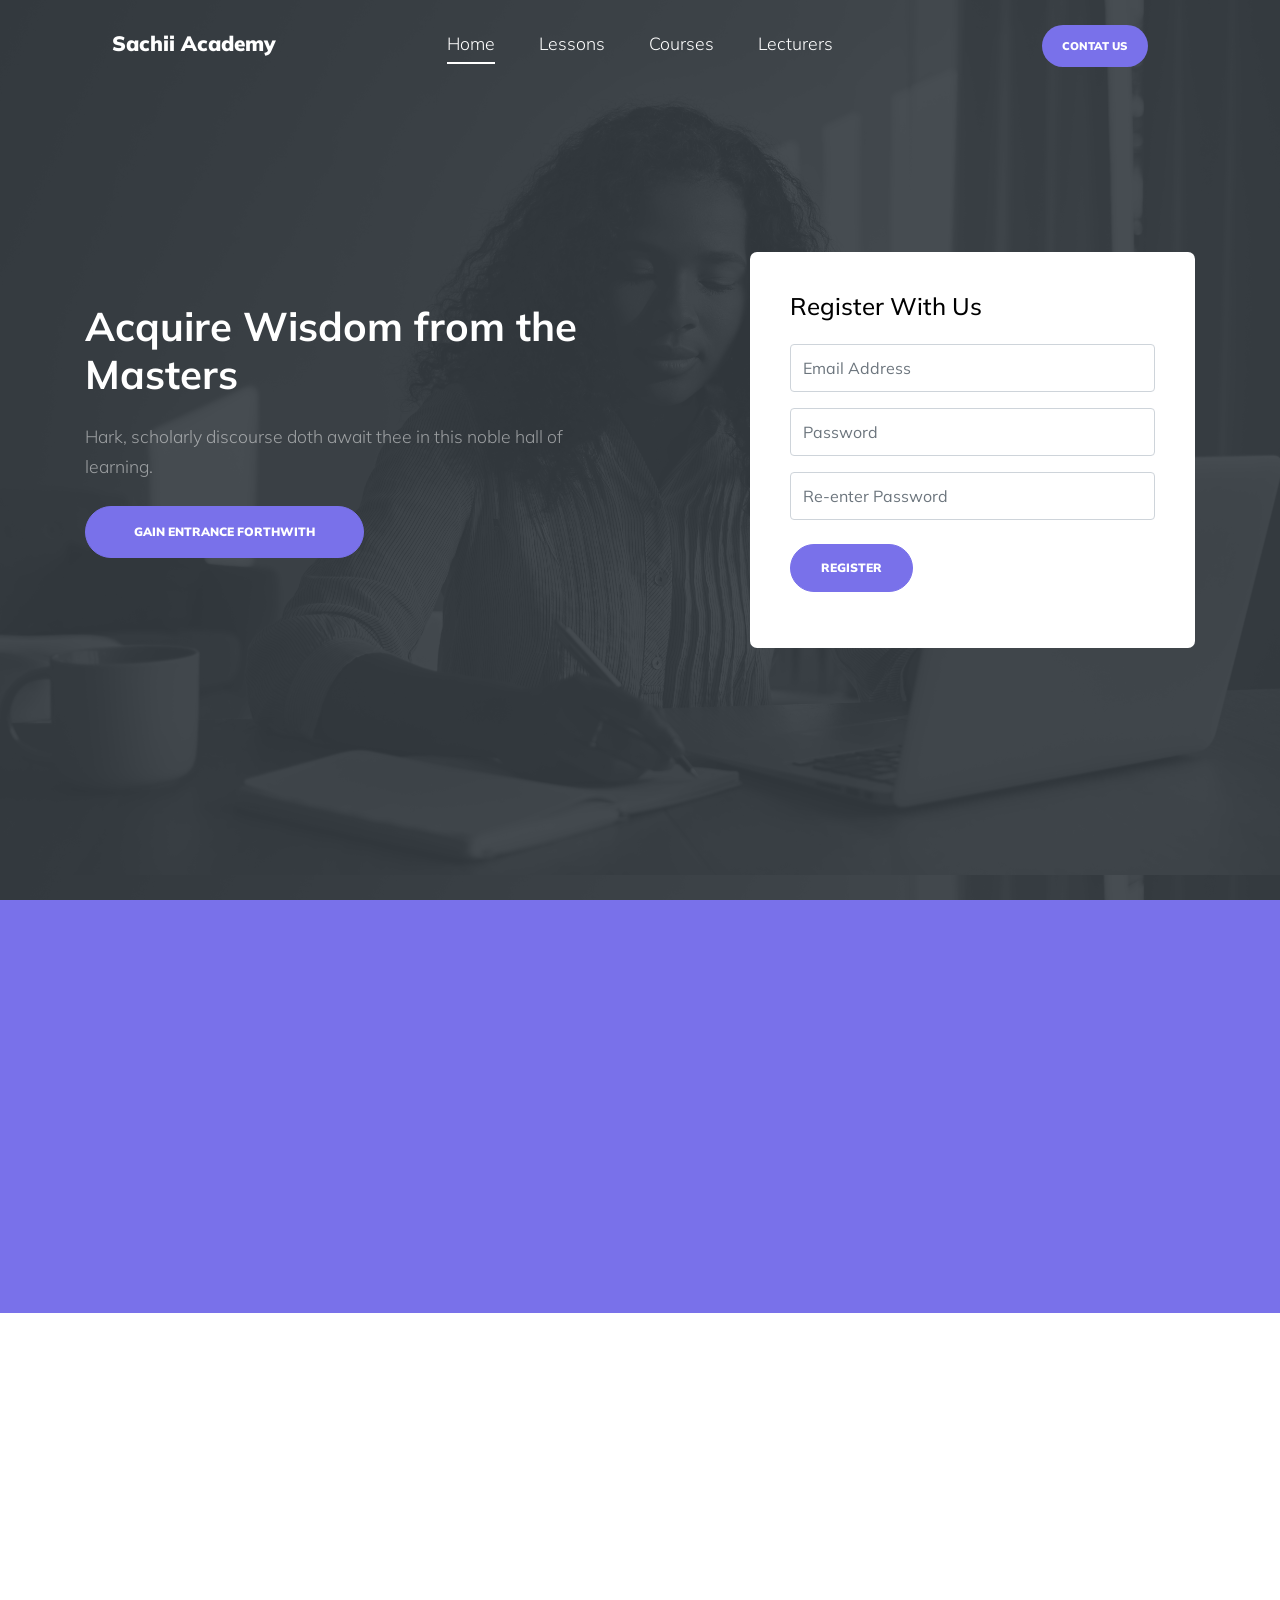
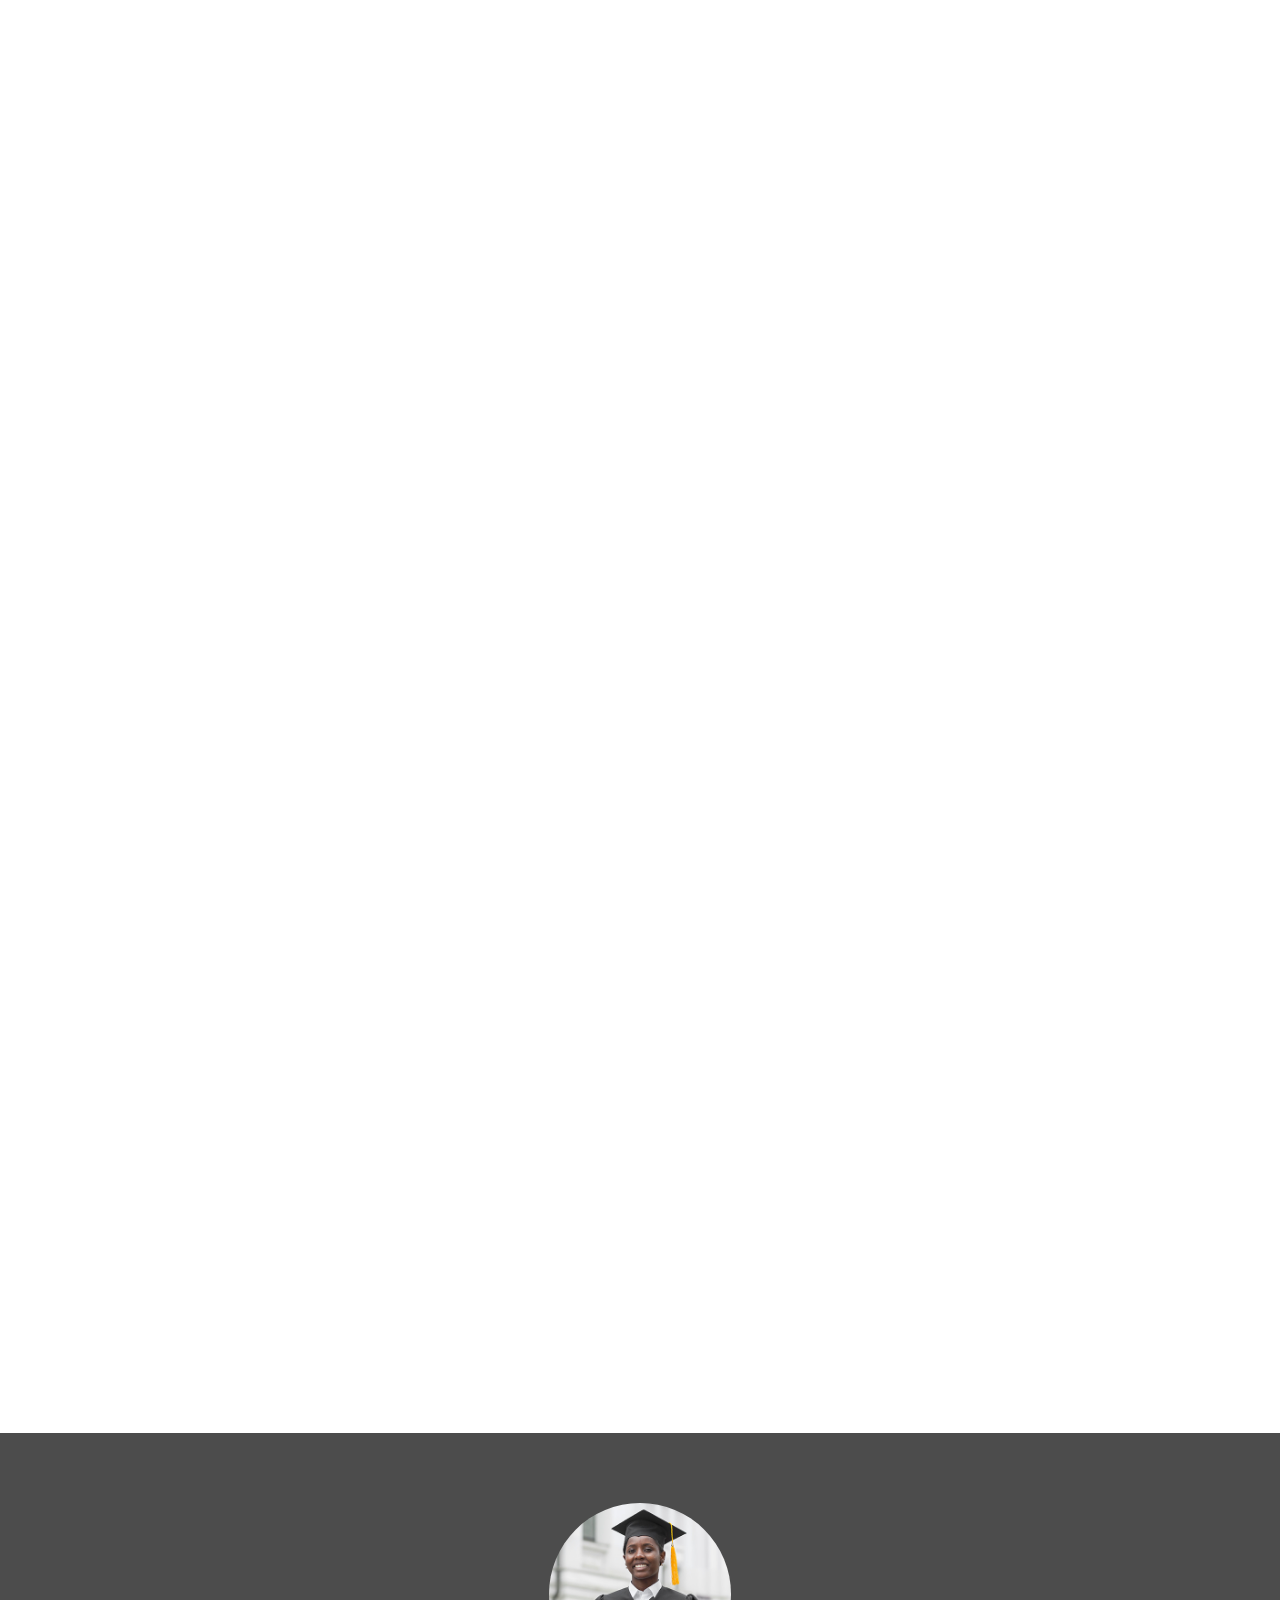
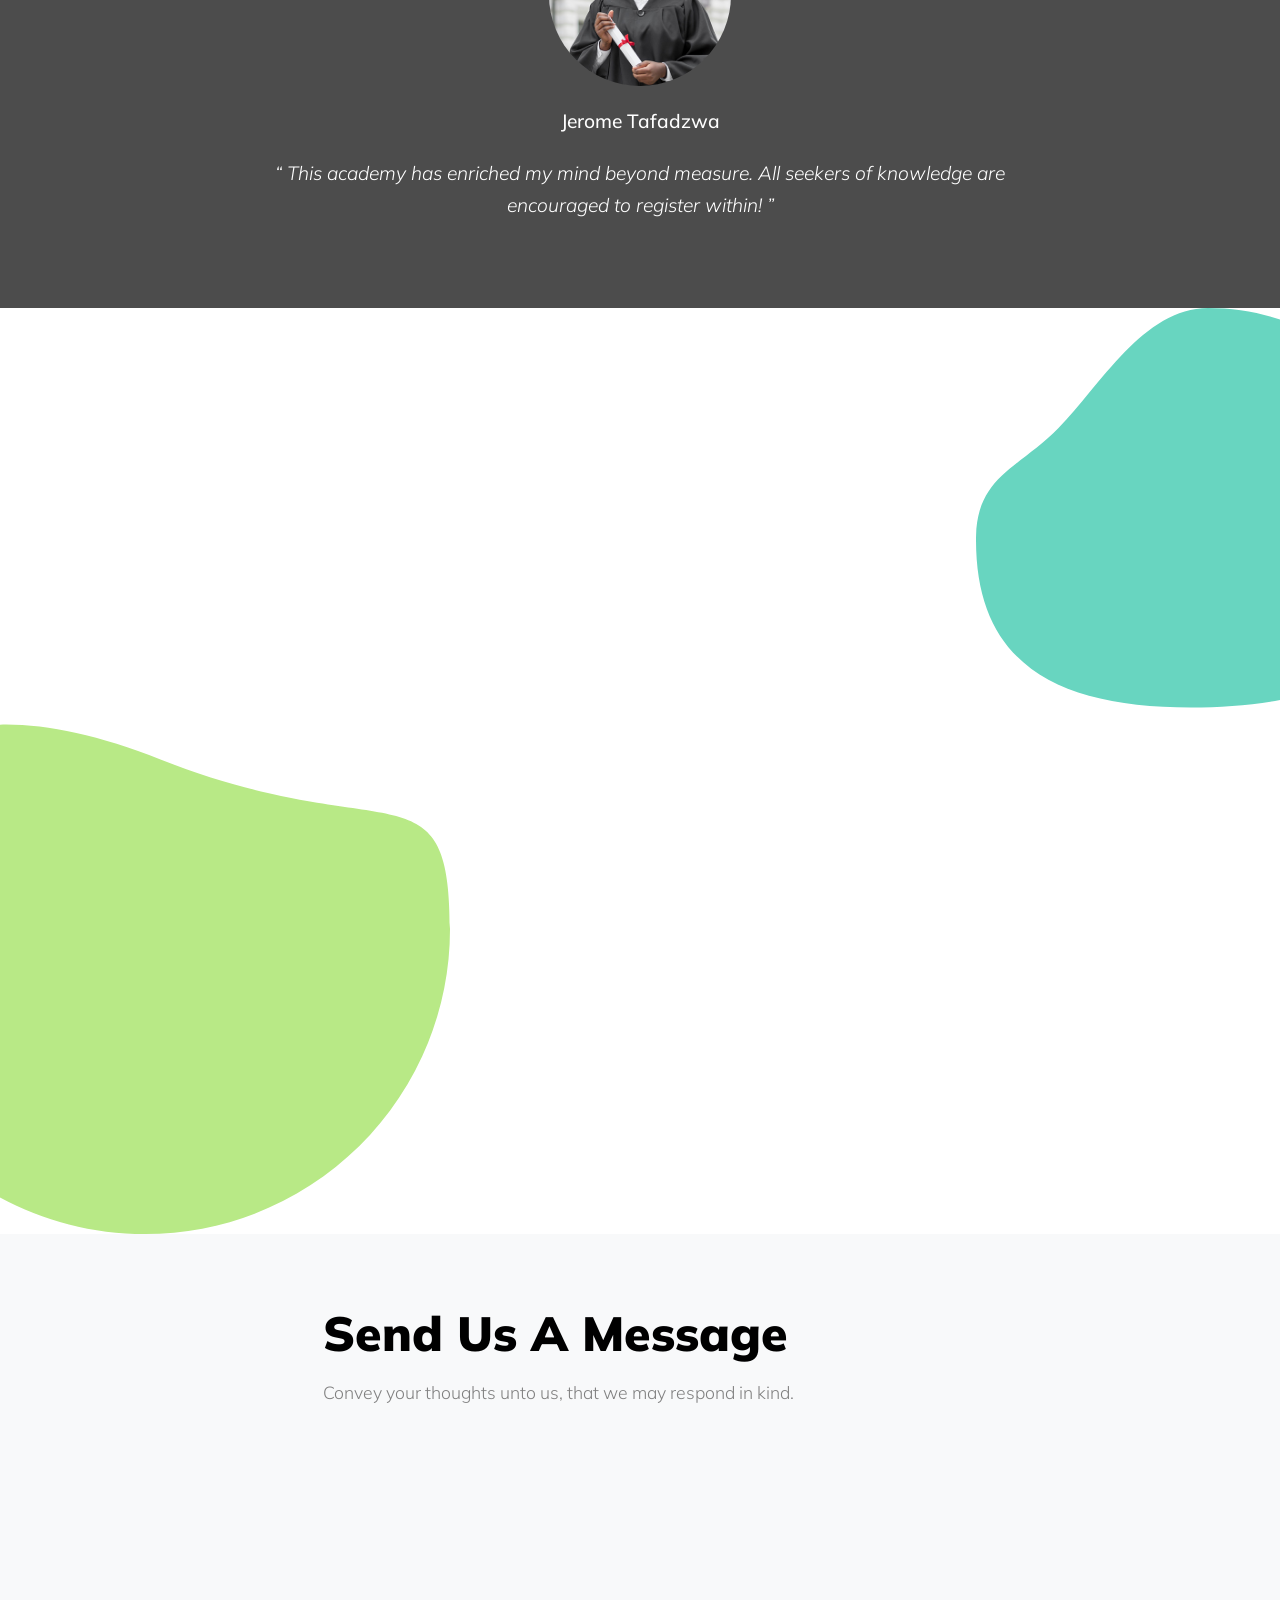
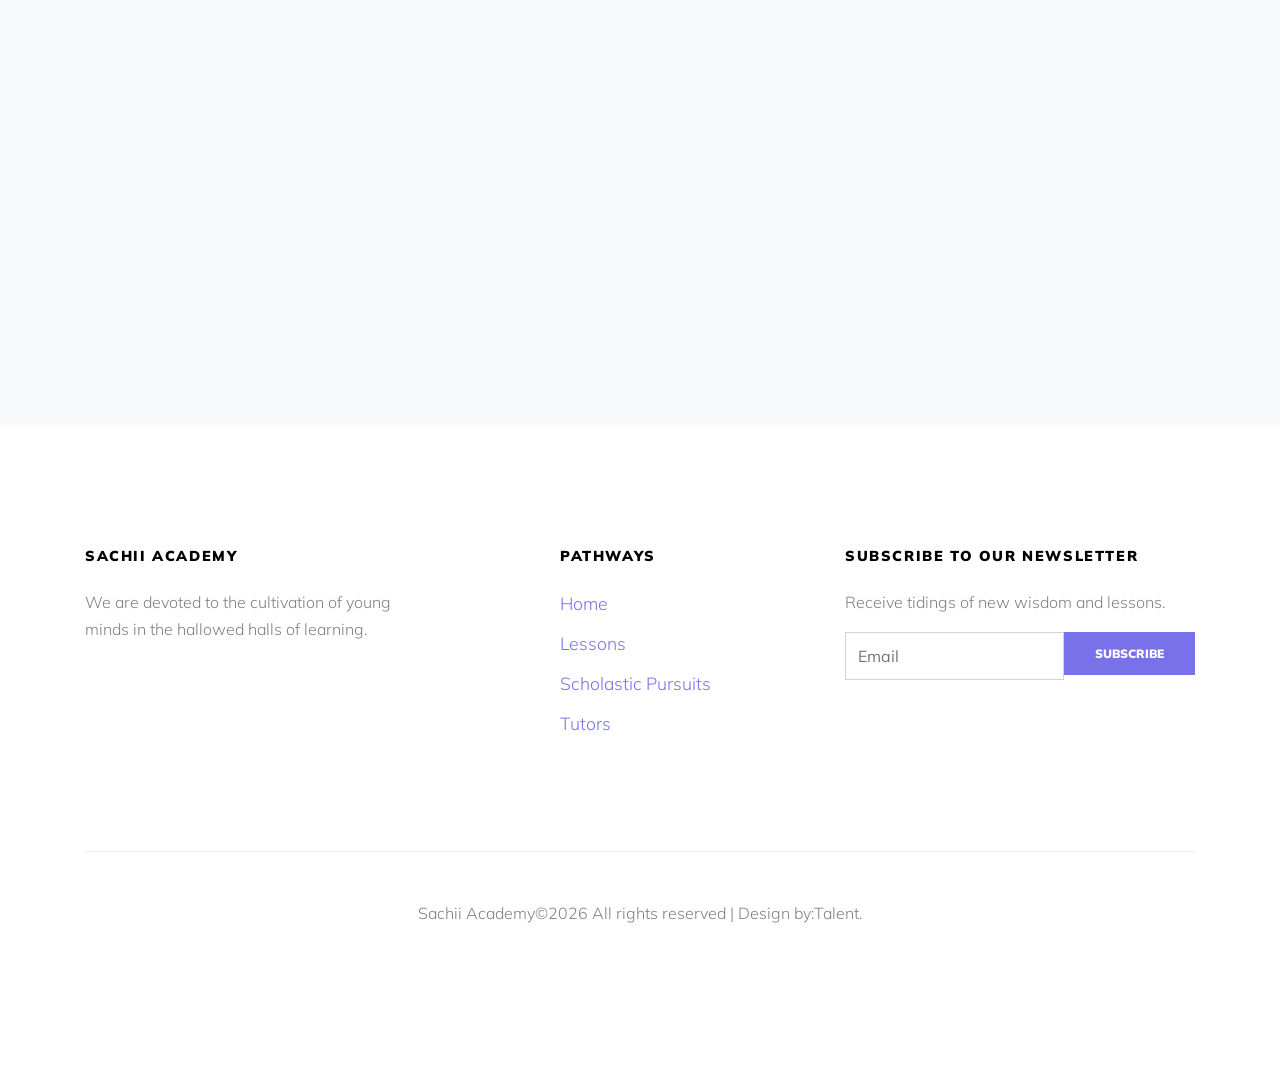
<file: index.html>
<!DOCTYPE html>
<html lang="en">
  <head>
    <title>Sachii Online Academy</title>
    <meta charset="utf-8">
    <meta name="viewport" content="width=device-width, initial-scale=1, shrink-to-fit=no">
    
    
    <link href="https://fonts.googleapis.com/css?family=Muli:300,400,700,900" rel="stylesheet">
    <link rel="stylesheet" href="fonts/icomoon/style.css">

    <link rel="stylesheet" href="css/bootstrap.min.css">
    <link rel="stylesheet" href="css/jquery-ui.css">
    <link rel="stylesheet" href="css/owl.carousel.min.css">
    <link rel="stylesheet" href="css/owl.theme.default.min.css">
    <link rel="stylesheet" href="css/owl.theme.default.min.css">

    <link rel="stylesheet" href="css/jquery.fancybox.min.css">

    <link rel="stylesheet" href="css/bootstrap-datepicker.css">

    <link rel="stylesheet" href="fonts/flaticon/font/flaticon.css">

    <link rel="stylesheet" href="css/aos.css">

    <link rel="stylesheet" href="css/style.css">
    
  </head>
  <body data-spy="scroll" data-target=".site-navbar-target" data-offset="300">
  
  <div class="site-wrap">

    <div class="site-mobile-menu site-navbar-target">
      <div class="site-mobile-menu-header">
        <div class="site-mobile-menu-close mt-3">
          <span class="icon-close2 js-menu-toggle"></span>
        </div>
      </div>
      <div class="site-mobile-menu-body"></div>
    </div>
   
    
    <header class="site-navbar py-4 js-sticky-header site-navbar-target" role="banner">
      
      <div class="container-fluid">
        <div class="d-flex align-items-center">
          <div class="site-logo mr-auto w-25"><a href="index.html">Sachii Academy</a></div>

          <div class="mx-auto text-center">
            <nav class="site-navigation position-relative text-right" role="navigation">
              <ul class="site-menu main-menu js-clone-nav mx-auto d-none d-lg-block  m-0 p-0">
                <li><a href="#home-section" class="nav-link">Home</a></li>
                <li><a href="#courses-section" class="nav-link">Lessons</a></li>
                <li><a href="#programs-section" class="nav-link">Courses</a></li>
                <li><a href="#teachers-section" class="nav-link">Lecturers</a></li>
              </ul>
            </nav>
          </div>

          <div class="ml-auto w-25">
            <nav class="site-navigation position-relative text-right" role="navigation">
              <ul class="site-menu main-menu site-menu-dark js-clone-nav mr-auto d-none d-lg-block m-0 p-0">
                <li class="cta"><a href="#contact-section" class="nav-link"><span>contat us</span></a></li>
              </ul>
            </nav>
            <a href="#" class="d-inline-block d-lg-none site-menu-toggle js-menu-toggle text-black float-right"><span class="icon-menu h3"></span></a>
          </div>
        </div>
      </div>
      
    </header>

    <div class="intro-section" id="home-section">
      
      <div class="slide-1" style="background-image: url('images/hero_1.jpg');" data-stellar-background-ratio="0.5">
        <div class="container">
          <div class="row align-items-center">
            <div class="col-12">
              <div class="row align-items-center">
                <div class="col-lg-6 mb-4">
                  <h1  data-aos="fade-up" data-aos-delay="100">Acquire Wisdom from the Masters</h1>
                  <p class="mb-4"  data-aos="fade-up" data-aos-delay="200">Hark, scholarly discourse doth await thee in this noble hall of learning.</p>
                  <p data-aos="fade-up" data-aos-delay="300"><a href="#" class="btn btn-primary py-3 px-5 btn-pill">Gain Entrance Forthwith</a></p>

                </div>

                <div class="col-lg-5 ml-auto" data-aos="fade-up" data-aos-delay="500">
                  <form action="" method="post" class="form-box">
                    <h3 class="h4 text-black mb-4">Register With Us</h3>
                    <div class="form-group">
                      <input type="text" class="form-control" placeholder="Email Address">
                    </div>
                    <div class="form-group">
                      <input type="password" class="form-control" placeholder="Password">
                    </div>
                    <div class="form-group mb-4">
                      <input type="password" class="form-control" placeholder="Re-enter Password">
                    </div>
                    <div class="form-group">
                      <input type="submit" class="btn btn-primary btn-pill" value="Register">
                    </div>
                  </form>

                </div>
              </div>
            </div>
            
          </div>
        </div>
      </div>
    </div>

    
    <div class="site-section courses-title" id="courses-section">
      <div class="container">
        <div class="row mb-5 justify-content-center">
          <div class="col-lg-7 text-center" data-aos="fade-up" data-aos-delay="">
            <h2 class="section-title">Lessons</h2>
          </div>
        </div>
      </div>
    </div>
    <div class="site-section courses-entry-wrap"  data-aos="fade-up" data-aos-delay="100">
      <div class="container">
        <div class="row">

          <div class="owl-carousel col-12 nonloop-block-14">

            <div class="course bg-white h-100 align-self-stretch">
              <figure class="m-0">
                <a href="course-single.html"><img src="images/img_1.jpg" alt="Image" class="img-fluid"></a>
              </figure>
              <div class="course-inner-text py-4 px-4">
                <span class="course-price">$900</span>
                <div class="meta"><span class="icon-clock-o"></span>4 Lessons / 12 weeks</div>
                <h3><a href="#">Delve into the Laws of Physics</a></h3>
                <p>Contemplate the mysteries of nature through scholarly inquiry.</p>
              </div>
              <div class="d-flex border-top stats">
                <div class="py-3 px-4"><span class="icon-users"></span> 140 scholars</div>
                <div class="py-3 px-4 w-25 ml-auto border-left"><span class="icon-chat"></span> 2</div>
              </div>
            </div>

            <div class="course bg-white h-100 align-self-stretch">
              <figure class="m-0">
                <a href="course-single.html"><img src="images/img_2.jpg" alt="Image" class="img-fluid"></a>
              </figure>
              <div class="course-inner-text py-4 px-4">
                <span class="course-price">$300</span>
                <div class="meta"><span class="icon-clock-o"></span>4 Lessons / 12 weeks</div>
                <h3><a href="#">Graphic and Illustration Design</a></h3>
                <p>Master the noble craft of emblem design.</p>
              </div>
              <div class="d-flex border-top stats">
                <div class="py-3 px-4"><span class="icon-users"></span> 150 scholars</div>
                <div class="py-3 px-4 w-25 ml-auto border-left"><span class="icon-chat"></span> 2</div>
              </div>
            </div>

            <div class="course bg-white h-100 align-self-stretch">
              <figure class="m-0">
                <a href="course-single.html"><img src="images/img_3.jpg" alt="Image" class="img-fluid"></a>
              </figure>
              <div class="course-inner-text py-4 px-4">
                <span class="course-price">$700</span>
                <div class="meta"><span class="icon-clock-o"></span>4 Lessons / 12 weeks</div>
                <h3><a href="#">JavaScript Programming</a></h3>
                <p>Command the arcane language of computation.</p>
              </div>
              <div class="d-flex border-top stats">
                <div class="py-3 px-4"><span class="icon-users"></span> 179 scholars</div>
                <div class="py-3 px-4 w-25 ml-auto border-left"><span class="icon-chat"></span> 2</div>
              </div>
            </div>



            <div class="course bg-white h-100 align-self-stretch">
              <figure class="m-0">
                <a href="course-single.html"><img src="images/img_4.jpg" alt="Image" class="img-fluid"></a>
              </figure>
              <div class="course-inner-text py-4 px-4">
                <span class="course-price">$620</span>
                <div class="meta"><span class="icon-clock-o"></span>4 Lessons / 12 weeks</div>
                <h3><a href="#">Delve into the Laws of Physics</a></h3>
                <p>Contemplate the mysteries of nature through scholarly inquiry.</p>
              </div>
              <div class="d-flex border-top stats">
                <div class="py-3 px-4"><span class="icon-users"></span> 110 scholars</div>
                <div class="py-3 px-4 w-25 ml-auto border-left"><span class="icon-chat"></span> 2</div>
              </div>
            </div>

            <div class="course bg-white h-100 align-self-stretch">
              <figure class="m-0">
                <a href="course-single.html"><img src="images/img_5.jpg" alt="Image" class="img-fluid"></a>
              </figure>
              <div class="course-inner-text py-4 px-4">
                <span class="course-price">$450</span>
                <div class="meta"><span class="icon-clock-o"></span>4 Lessons / 12 weeks</div>
                <h3><a href="#">The Art of Logo Crafting</a></h3>
                <p>Master the noble craft of emblem design.</p>
              </div>
              <div class="d-flex border-top stats">
                <div class="py-3 px-4"><span class="icon-users"></span> 219 scholars</div>
                <div class="py-3 px-4 w-25 ml-auto border-left"><span class="icon-chat"></span> 2</div>
              </div>
            </div>

            <div class="course bg-white h-100 align-self-stretch">
              <figure class="m-0">
                <a href="course-single.html"><img src="images/img_6.jpg" alt="Image" class="img-fluid"></a>
              </figure>
              <div class="course-inner-text py-4 px-4">
                <span class="course-price">$799</span>
                <div class="meta"><span class="icon-clock-o"></span>4 Lessons / 12 weeks</div>
                <h3><a href="#">The Tongue of JavaScript Programming</a></h3>
                <p>Command the arcane language of computation.</p>
              </div>
              <div class="d-flex border-top stats">
                <div class="py-3 px-4"><span class="icon-users"></span> 193 scholars</div>
                <div class="py-3 px-4 w-25 ml-auto border-left"><span class="icon-chat"></span> 2</div>
              </div>
            </div>

          </div>

         

        </div>
        <div class="row justify-content-center">
          <div class="col-7 text-center">
            <button class="customPrevBtn btn btn-primary m-1">Prev</button>
            <button class="customNextBtn btn btn-primary m-1">Next</button>
          </div>
        </div>
      </div>
    </div>


    <div class="site-section" id="programs-section">
      <div class="container">
        <div class="row mb-5 justify-content-center">
          <div class="col-lg-7 text-center"  data-aos="fade-up" data-aos-delay="">
            <h2 class="section-title">Our Scholastic Endeavours</h2>
            <p>Hearken to our noble programs, crafted for the edification of young minds.</p>
          </div>
        </div>
        <div class="row mb-5 align-items-center">
          <div class="col-lg-7 mb-5" data-aos="fade-up" data-aos-delay="100">
            <img src="images/undraw_youtube_tutorial.svg" alt="Image" class="img-fluid">
          </div>
          <div class="col-lg-4 ml-auto" data-aos="fade-up" data-aos-delay="200">
            <h2 class="text-black mb-4">We Excel in the Noble Art of Teaching</h2>
            <p>We encourage you to partake in our peerless instruction.</p>

            <div class="d-flex align-items-center custom-icon-wrap mb-3">
              <span class="custom-icon-inner mr-3"><span class="icon icon-graduation-cap"></span></span>
              <div><h3 class="m-0">Over 500+ Graduates Per Annum</h3></div>
            </div>

            <div class="d-flex align-items-center custom-icon-wrap">
              <span class="custom-icon-inner mr-3"><span class="icon icon-university"></span></span>
              <div><h3 class="m-0">30+ Halls of Learning Worldwide</h3></div>
            </div>

          </div>
        </div>

        <div class="row mb-5 align-items-center">
          <div class="col-lg-7 mb-5 order-1 order-lg-2" data-aos="fade-up" data-aos-delay="100">
            <img src="images/undraw_teaching.svg" alt="Image" class="img-fluid">
          </div>
          <div class="col-lg-4 mr-auto order-2 order-lg-1" data-aos="fade-up" data-aos-delay="200">
            <h2 class="text-black mb-4">Aspire to Excellence</h2>
            <p>Strive ever toward the pinnacle of knowledge.</p>

            <div class="d-flex align-items-center custom-icon-wrap mb-3">
              <span class="custom-icon-inner mr-3"><span class="icon icon-graduation-cap"></span></span>
              <div><h3 class="m-0">Over 500+ Graduates Per Annum</h3></div>
            </div>

            <div class="d-flex align-items-center custom-icon-wrap">
              <span class="custom-icon-inner mr-3"><span class="icon icon-university"></span></span>
              <div><h3 class="m-0">30+ Halls of Learning Worldwide</h3></div>
            </div>

          </div>
        </div>

        <div class="row mb-5 align-items-center">
          <div class="col-lg-7 mb-5" data-aos="fade-up" data-aos-delay="100">
            <img src="images/undraw_teacher.svg" alt="Image" class="img-fluid">
          </div>
          <div class="col-lg-4 ml-auto" data-aos="fade-up" data-aos-delay="200">
            <h2 class="text-black mb-4">Knowledge is the Essence of Life</h2>
            <p>The pursuit of wisdom does sustain the soul.</p>

            <div class="d-flex align-items-center custom-icon-wrap mb-3">
              <span class="custom-icon-inner mr-3"><span class="icon icon-graduation-cap"></span></span>
              <div><h3 class="m-0">Over 100+ Graduates Per Annum</h3></div>
            </div>

            <div class="d-flex align-items-center custom-icon-wrap">
              <span class="custom-icon-inner mr-3"><span class="icon icon-university"></span></span>
              <div><h3 class="m-0">10+ Halls of Learning Worldwide</h3></div>
            </div>

          </div>
        </div>

      </div>
    </div>

    <div class="site-section" id="teachers-section">
      <div class="container">

        <div class="row mb-5 justify-content-center">
          <div class="col-lg-7 mb-5 text-center"  data-aos="fade-up" data-aos-delay="">
            <h2 class="section-title">Our Esteemed Lecturers</h2>
            <p>Behold our wise instructors, versed in the arts and sciences.</p>
          </div>
        </div>

        <div class="row">

          <div class="col-md-6 col-lg-4 mb-4" data-aos="fade-up" data-aos-delay="100">
            <div class="teacher text-center">
              <img src="images/person_1.jpg" alt="Image" class="img-fluid w-50 rounded-circle mx-auto mb-4">
              <div class="py-2">
                <h3 class="text-black">Dr. Benjamin Nkala</h3>
                <p class="position">Digital & Interactive Media</p>
                <p>With profound insight, he unveil the secrets of the cosmos.</p>
              </div>
            </div>
          </div>

          <div class="col-md-6 col-lg-4 mb-4" data-aos="fade-up" data-aos-delay="200">
            <div class="teacher text-center">
              <img src="images/person_2.jpg" alt="Image" class="img-fluid w-50 rounded-circle mx-auto mb-4">
              <div class="py-2">
                <h3 class="text-black">Prof. Katleen Stone</h3>
                <p class="position">Astro Physics</p>
                <p>Her teachings illuminate the paths of natural philosophy.</p>
              </div>
            </div>
          </div>

          <div class="col-md-6 col-lg-4 mb-4" data-aos="fade-up" data-aos-delay="300">
            <div class="teacher text-center">
              <img src="images/person_3.jpg" alt="Image" class="img-fluid w-50 rounded-circle mx-auto mb-4">
              <div class="py-2">
                <h3 class="text-black">Prof. Sadie Mhlophe</h3>
                <p class="position">Theoretical Physics</p>
                <p>Guiding scholars through the wonders of motion and force.</p>
              </div>
            </div>
          </div>
        </div>
      </div>
    </div>

    <div class="site-section bg-image overlay" style="background-image: url('images/hero_1.jpg');">
      <div class="container">
        <div class="row justify-content-center align-items-center">
          <div class="col-md-8 text-center testimony">
            <img src="images/person_4.jpg" alt="Image" class="img-fluid w-25 mb-4 rounded-circle">
            <h3 class="mb-4">Jerome Tafadzwa</h3>
            <blockquote>
              <p>&ldquo; This academy has enriched my mind beyond measure. All seekers of knowledge are encouraged to register within! &rdquo;</p>
            </blockquote>
          </div>
        </div>
      </div>
    </div>

    <div class="site-section pb-0">

      <div class="future-blobs">
        <div class="blob_2">
          <img src="images/blob_2.svg" alt="Image">
        </div>
        <div class="blob_1">
          <img src="images/blob_1.svg" alt="Image">
        </div>
      </div>
      <div class="container">
        <div class="row mb-5 justify-content-center" data-aos="fade-up" data-aos-delay="">
          <div class="col-lg-7 text-center">
            <h2 class="section-title">Why Choose Us</h2>
          </div>
        </div>
        <div class="row">
          <div class="col-lg-4 ml-auto align-self-start"  data-aos="fade-up" data-aos-delay="100">

            <div class="p-4 rounded bg-white why-choose-us-box">

              <div class="d-flex align-items-center custom-icon-wrap custom-icon-light mb-3">
                <div class="mr-3"><span class="custom-icon-inner"><span class="icon icon-graduation-cap"></span></span></div>
                <div><h3 class="m-0">500+ Graduates Per Annum</h3></div>
              </div>

              <div class="d-flex align-items-center custom-icon-wrap custom-icon-light mb-3">
                <div class="mr-3"><span class="custom-icon-inner"><span class="icon icon-university"></span></span></div>
                <div><h3 class="m-0">30+ Halls of Learning Worldwide</h3></div>
              </div>

              <div class="d-flex align-items-center custom-icon-wrap custom-icon-light mb-3">
                <div class="mr-3"><span class="custom-icon-inner"><span class="icon icon-graduation-cap"></span></span></div>
                <div><h3 class="m-0">Noblest Scholars of the Realm</h3></div>
              </div>

              <div class="d-flex align-items-center custom-icon-wrap custom-icon-light mb-3">
                <div class="mr-3"><span class="custom-icon-inner"><span class="icon icon-university"></span></span></div>
                <div><h3 class="m-0">Broaden Your Horizons</h3></div>
              </div>

              <div class="d-flex align-items-center custom-icon-wrap custom-icon-light mb-3">
                <div class="mr-3"><span class="custom-icon-inner"><span class="icon icon-graduation-cap"></span></span></div>
                <div><h3 class="m-0">Premier Courses in Pedagogical Arts</h3></div>
              </div>

              <div class="d-flex align-items-center custom-icon-wrap custom-icon-light">
                <div class="mr-3"><span class="custom-icon-inner"><span class="icon icon-university"></span></span></div>
                <div><h3 class="m-0">Noblest Tutors</h3></div>
              </div>

            </div>


          </div>
          <div class="col-lg-7 align-self-end"  data-aos="fade-left" data-aos-delay="200">
            <img src="images/person_transparent.png" alt="Image" class="img-fluid">
          </div>
        </div>
      </div>
    </div>

    



    <div class="site-section bg-light" id="contact-section">
      <div class="container">

        <div class="row justify-content-center">
          <div class="col-md-7">


            
            <h2 class="section-title mb-3">Send Us A Message</h2>
            <p>Convey your thoughts unto us, that we may respond in kind.</p>
          
            <form method="post" data-aos="fade">
              <div class="form-group row">
                <div class="col-md-6 mb-3 mb-lg-0">
                  <input type="text" class="form-control" placeholder="Name">
                </div>
                <div class="col-md-6">
                  <input type="text" class="form-control" placeholder="Surname">
                </div>
              </div>

              <div class="form-group row">
                <div class="col-md-12">
                  <input type="text" class="form-control" placeholder="Matter of Discourse">
                </div>
              </div>

              <div class="form-group row">
                <div class="col-md-12">
                  <input type="email" class="form-control" placeholder="Address">
                </div>
              </div>
              <div class="form-group row">
                <div class="col-md-12">
                  <textarea class="form-control" id="" cols="30" rows="10" placeholder="Inscribe your missive hereon."></textarea>
                </div>
              </div>

              <div class="form-group row">
                <div class="col-md-6">
                  
                  <input type="submit" class="btn btn-primary py-3 px-5 btn-block btn-pill" value="Send ">
                </div>
              </div>

            </form>
          </div>
        </div>
      </div>
    </div>
    
     
    <footer class="footer-section bg-white">
      <div class="container">
        <div class="row">
          <div class="col-md-4">
            <h3>Sachii Academy</h3>
            <p>We are devoted to the cultivation of young minds in the hallowed halls of learning.</p>
          </div>

          <div class="col-md-3 ml-auto">
            <h3>Pathways</h3>
            <ul class="list-unstyled footer-links">
              <li><a href="#">Home</a></li>
              <li><a href="#">Lessons</a></li>
              <li><a href="#">Scholastic Pursuits</a></li>
              <li><a href="#">Tutors</a></li>
            </ul>
          </div>

          <div class="col-md-4">
            <h3>Subscribe to Our Newsletter</h3>
            <p>Receive tidings of new wisdom and lessons.</p>
            <form action="#" class="footer-subscribe">
              <div class="d-flex mb-5">
                <input type="text" class="form-control rounded-0" placeholder="Email">
                <input type="submit" class="btn btn-primary rounded-0" value="Subscribe">
              </div>
            </form>
          </div>

        </div>

        <div class="row pt-5 mt-5 text-center">
          <div class="col-md-12">
            <div class="border-top pt-5">
            <p>
        
        Sachii Academy&copy;<script>document.write(new Date().getFullYear());</script> All rights reserved | Design by:Talent.
       
      </p>
            </div>
          </div>
          
        </div>
      </div>
    </footer>

  
    
  </div> 

  <script src="js/jquery-3.3.1.min.js"></script>
  <script src="js/jquery-migrate-3.0.1.min.js"></script>
  <script src="js/jquery-ui.js"></script>
  <script src="js/popper.min.js"></script>
  <script src="js/bootstrap.min.js"></script>
  <script src="js/owl.carousel.min.js"></script>
  <script src="js/jquery.stellar.min.js"></script>
  <script src="js/jquery.countdown.min.js"></script>
  <script src="js/bootstrap-datepicker.min.js"></script>
  <script src="js/jquery.easing.1.3.js"></script>
  <script src="js/aos.js"></script>
  <script src="js/jquery.fancybox.min.js"></script>
  <script src="js/jquery.sticky.js"></script>

  
  <script src="js/main.js"></script>
    
  </body>
</html>
</file>
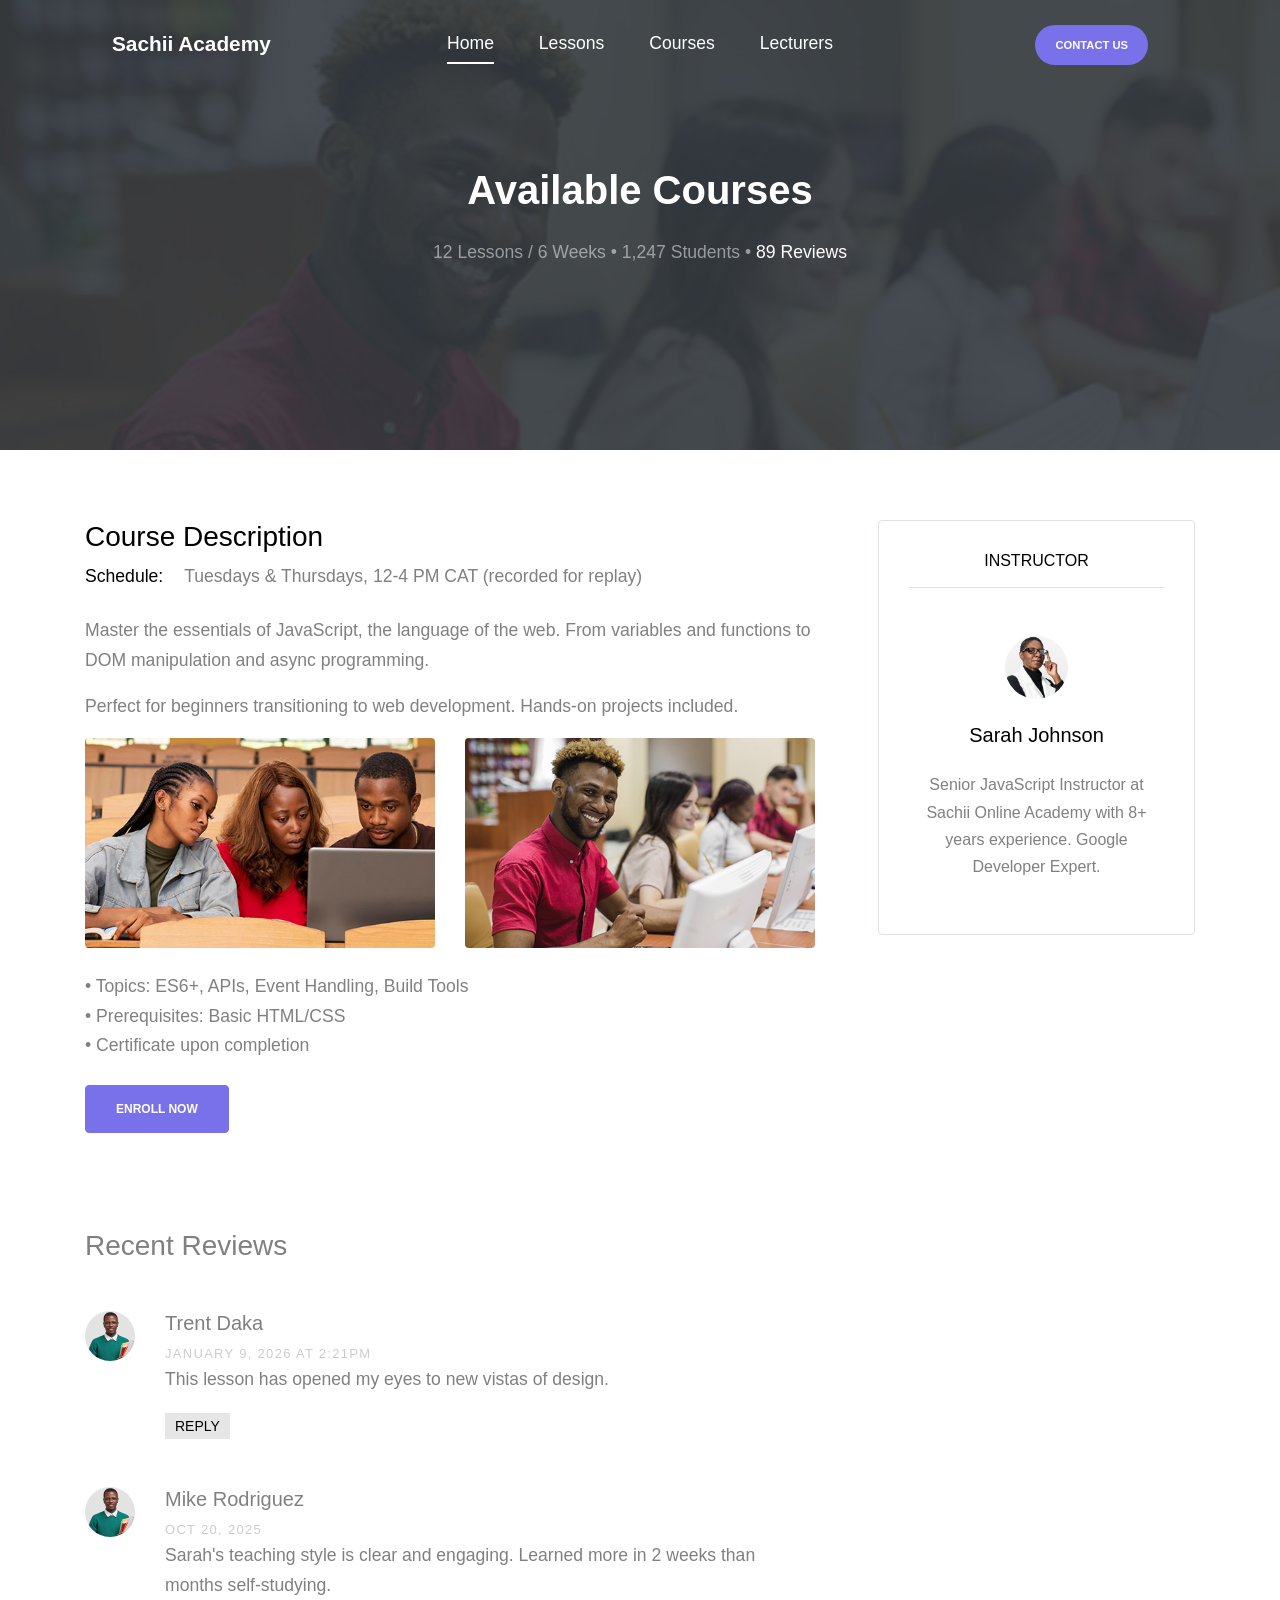
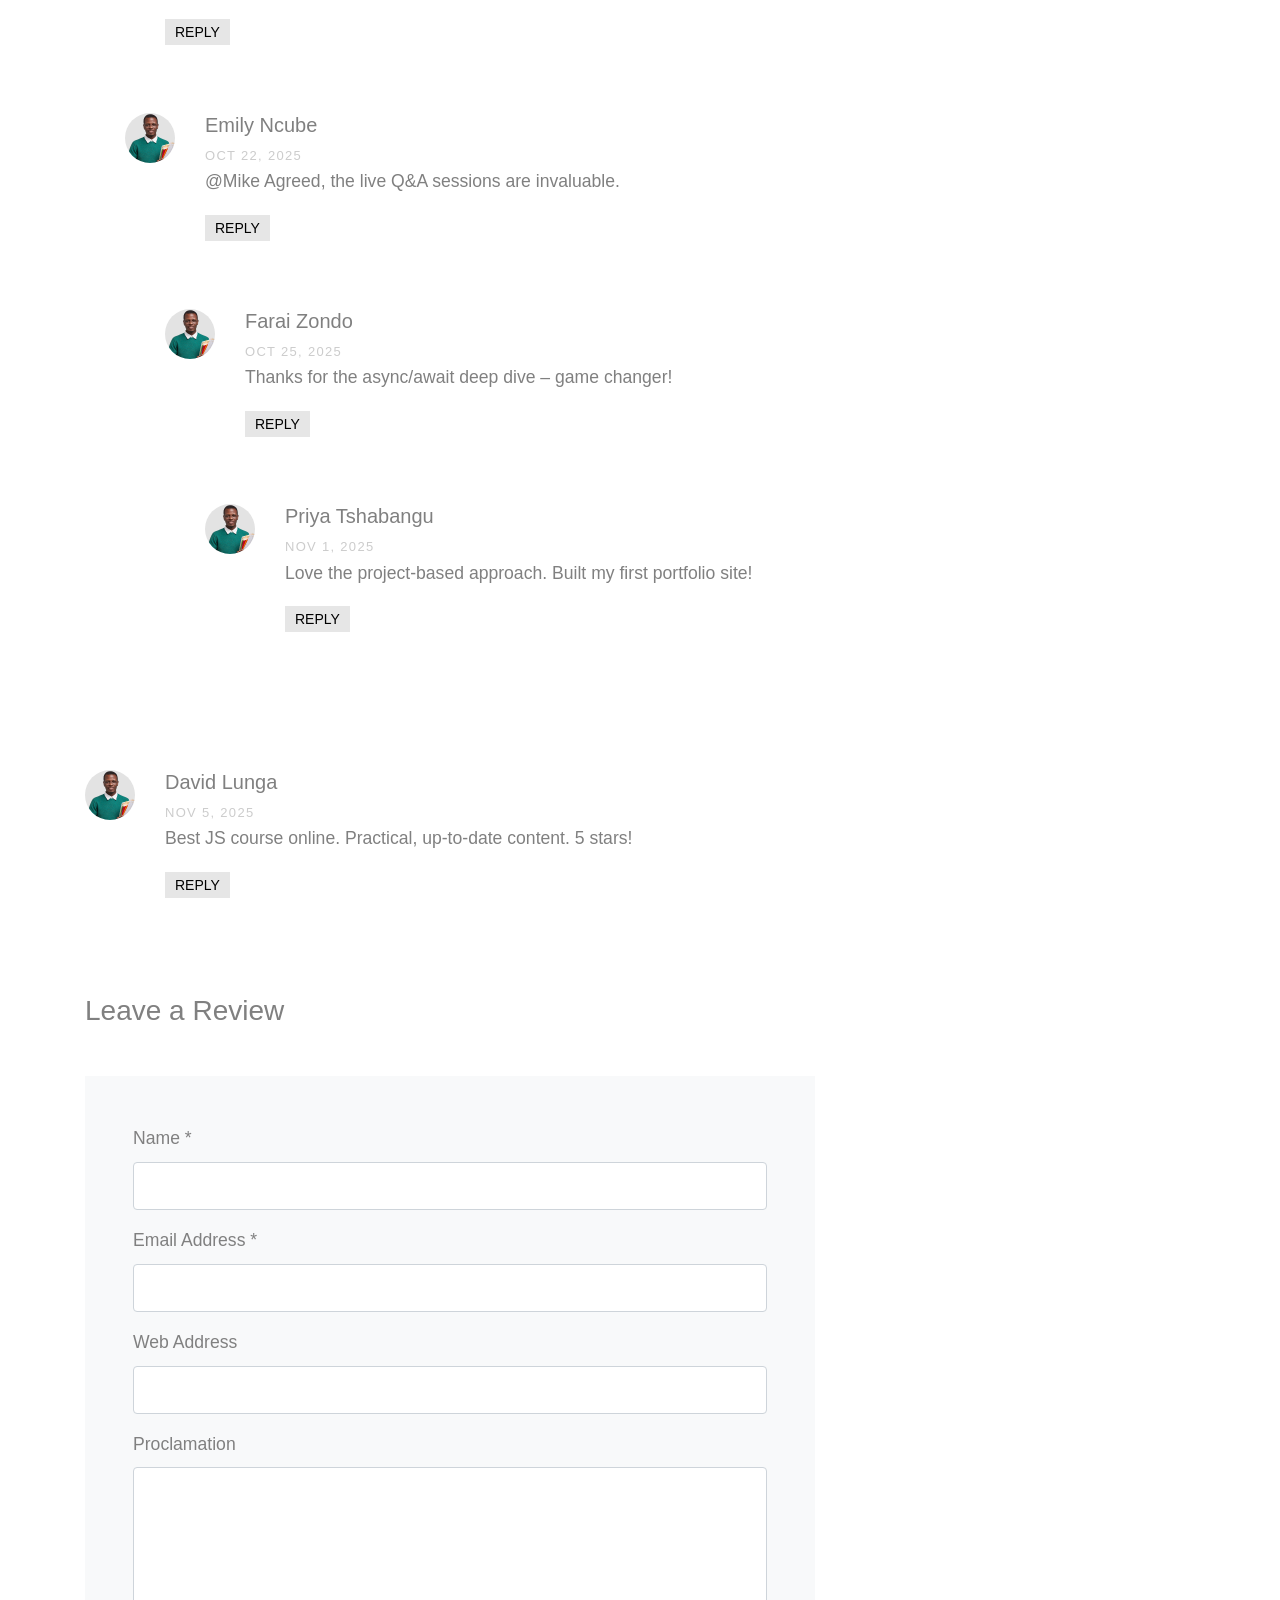
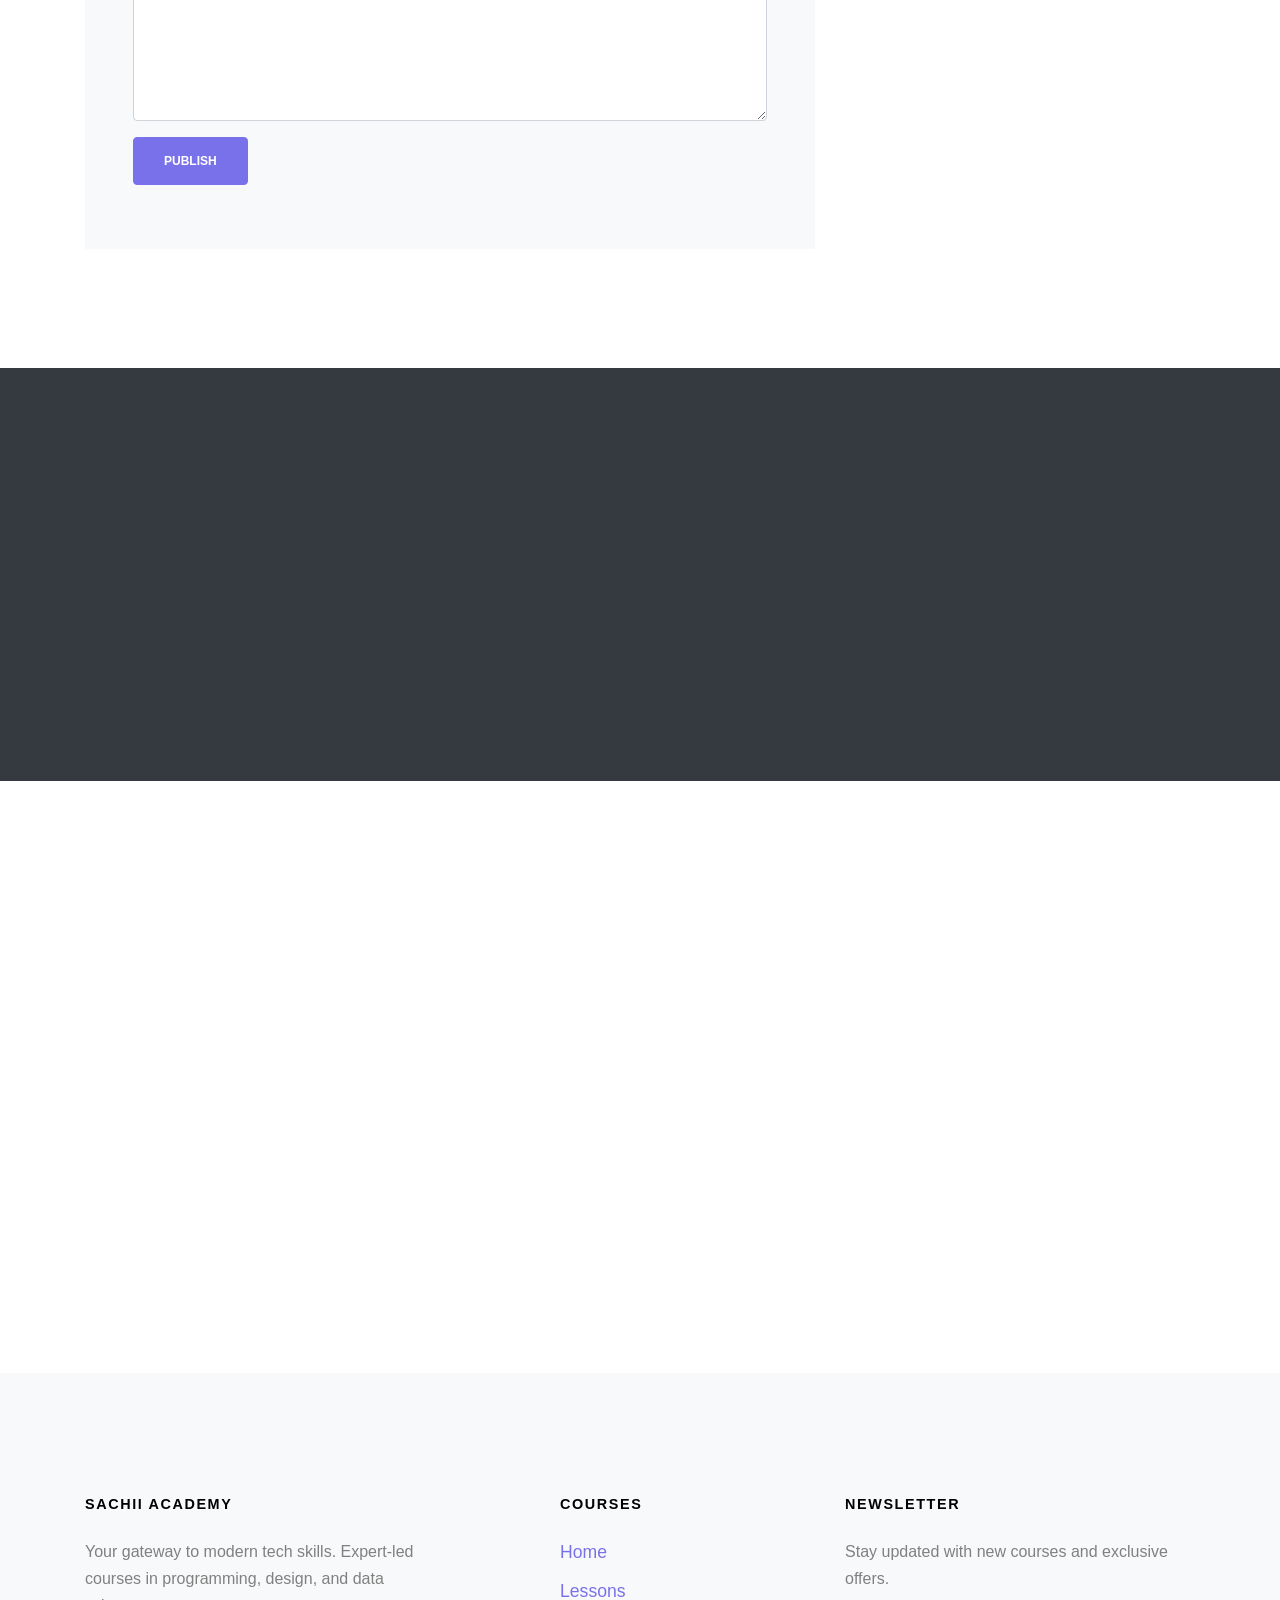
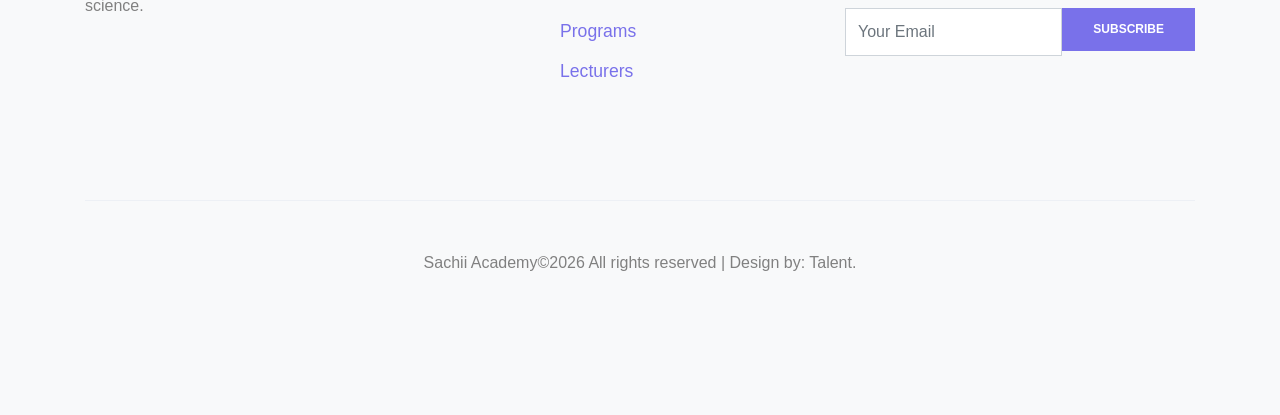
<file: course-single.html>
<!DOCTYPE html>
<html lang="en">
  <head>
<title>JavaScript Fundamentals | Sachii Online Academy</title>
    <meta charset="utf-8">
    <meta name="viewport" content="width=device-width, initial-scale=1, shrink-to-fit=no">
    
    

    <link rel="stylesheet" href="fonts/icomoon/style.css">

    <link rel="stylesheet" href="css/bootstrap.min.css">
    <link rel="stylesheet" href="css/jquery-ui.css">
    <link rel="stylesheet" href="css/owl.carousel.min.css">
    <link rel="stylesheet" href="css/owl.theme.default.min.css">

    <link rel="stylesheet" href="css/jquery.fancybox.min.css">

    <link rel="stylesheet" href="css/bootstrap-datepicker.css">

    <link rel="stylesheet" href="fonts/flaticon/font/flaticon.css">

    <link rel="stylesheet" href="css/aos.css">

    <link rel="stylesheet" href="css/style.css">
    
  </head>
  <body data-spy="scroll" data-target=".site-navbar-target" data-offset="300">
  
  <div class="site-wrap">

    <div class="site-mobile-menu site-navbar-target">
      <div class="site-mobile-menu-header">
        <div class="site-mobile-menu-close mt-3">
          <span class="icon-close2 js-menu-toggle"></span>
        </div>
      </div>
      <div class="site-mobile-menu-body"></div>
    </div>
   
    
    <header class="site-navbar py-4 js-sticky-header site-navbar-target" role="banner">
      
      <div class="container-fluid">
        <div class="d-flex align-items-center">
          <div class="site-logo mr-auto w-25"><a href="index.html">Sachii Academy</a></div>

          <div class="mx-auto text-center">
            <nav class="site-navigation position-relative text-right" role="navigation">
              <ul class="site-menu main-menu js-clone-nav mx-auto d-none d-lg-block  m-0 p-0">
                <li><a href="#home-section" class="nav-link">Home</a></li>
                <li><a href="#courses-section" class="nav-link">Lessons</a></li>
                <li><a href="#programs-section" class="nav-link">Courses</a></li>
                <li><a href="#teachers-section" class="nav-link">Lecturers</a></li>
              </ul>
            </nav>
          </div>

          <div class="ml-auto w-25">
            <nav class="site-navigation position-relative text-right" role="navigation">
              <ul class="site-menu main-menu site-menu-dark js-clone-nav mr-auto d-none d-lg-block m-0 p-0">
                <li class="cta"><a href="#contact-section" class="nav-link"><span>contact us</span></a></li>
              </ul>
            </nav>
            <a href="#" class="d-inline-block d-lg-none site-menu-toggle js-menu-toggle text-black float-right"><span class="icon-menu h3"></span></a>
          </div>
        </div>
      </div>
      
    </header>

    <div class="intro-section single-cover" id="home-section">
      
      <div class="slide-1 " style="background-image: url('images/img_2.jpg');" data-stellar-background-ratio="0.5">
        <div class="container">
          <div class="row align-items-center">
            <div class="col-12">
              <div class="row justify-content-center align-items-center text-center">
                <div class="col-lg-6">
<h1 data-aos="fade-up" data-aos-delay="0">Available Courses</h1>
                  <p data-aos="fade-up" data-aos-delay="100">12 Lessons / 6 Weeks • 1,247 Students • <a href="#" class="text-white">89 Reviews</a></p>
                </div>

                
              </div>
            </div>
            
          </div>
        </div>
      </div>
    </div>
    
    <div class="site-section">
      <div class="container">
        <div class="row">
          <div class="col-lg-8 mb-5">

              <div class="mb-5">
              <h3 class="text-black">Course Description</h3>
              <p class="mb-4">
                <strong class="text-black mr-3">Schedule: </strong> Tuesdays & Thursdays, 12-4 PM CAT (recorded for replay)
              </p>
              <p>Master the essentials of JavaScript, the language of the web. From variables and functions to DOM manipulation and async programming.</p>
              <p>Perfect for beginners transitioning to web development. Hands-on projects included.</p>
              <div class="row mb-4">
                <div class="col-md-6">
                  <img src="images/img_1.jpg" alt="JavaScript Code" class="img-fluid rounded">
                </div>
                <div class="col-md-6">
                  <img src="images/img_2.jpg" alt="Web Development" class="img-fluid rounded">
                </div>
              </div>
              <p>• Topics: ES6+, APIs, Event Handling, Build Tools<br>• Prerequisites: Basic HTML/CSS<br>• Certificate upon completion</p>

              <p class="mt-4"><a href="#contact-section" class="btn btn-primary">Enroll Now</a></p>
            </div>

            <div class="pt-5">
              <h3 class="mb-5">Recent Reviews</h3>
              <ul class="comment-list">
                <li class="comment">
                  <div class="vcard bio">
                    <img src="images/person_1.jpg" alt="Image placeholder">
                  </div>
                  <div class="comment-body">
                    <h3>Trent Daka</h3>
                    <div class="meta">January 9, 2026 at 2:21pm</div>
                    <p>This lesson has opened my eyes to new vistas of design.</p>
                    <p><a href="#" class="reply">Reply</a></p>
                  </div>
                </li>

                <li class="comment">
                  <div class="vcard bio">
                    <img src="images/person_1.jpg" alt="Image placeholder">
                  </div>
                  <div class="comment-body">
                    <h3>Mike Rodriguez</h3>
                    <div class="meta">Oct 20, 2025</div>
                    <p>Sarah's teaching style is clear and engaging. Learned more in 2 weeks than months self-studying.</p>
                    <p><a href="#" class="reply">Reply</a></p>
                  </div>

                  <ul class="children">
                    <li class="comment">
                      <div class="vcard bio">
                        <img src="images/person_1.jpg" alt="Image placeholder">
                      </div>
                      <div class="comment-body">
                      <h3>Emily Ncube</h3>
                      <div class="meta">Oct 22, 2025</div>
                      <p>@Mike Agreed, the live Q&A sessions are invaluable.</p>
                        <p><a href="#" class="reply">Reply</a></p>
                      </div>


                      <ul class="children">
                        <li class="comment">
                          <div class="vcard bio">
                            <img src="images/person_1.jpg" alt="Image placeholder">
                          </div>
                          <div class="comment-body">
                            <h3>Farai Zondo</h3>
                            <div class="meta">Oct 25, 2025</div>
                            <p>Thanks for the async/await deep dive – game changer!</p>
                            <p><a href="#" class="reply">Reply</a></p>
                          </div>

                            <ul class="children">
                              <li class="comment">
                                <div class="vcard bio">
                                  <img src="images/person_1.jpg" alt="Image placeholder">
                                </div>
                                <div class="comment-body">
                                  <h3>Priya Tshabangu</h3>
                                  <div class="meta">Nov 1, 2025</div>
                                  <p>Love the project-based approach. Built my first portfolio site!</p>
                                  <p><a href="#" class="reply">Reply</a></p>
                                </div>
                              </li>
                            </ul>
                        </li>
                      </ul>
                    </li>
                  </ul>
                </li>

                <li class="comment">
                  <div class="vcard bio">
                    <img src="images/person_1.jpg" alt="Image placeholder">
                  </div>
                  <div class="comment-body">
                    <h3>David Lunga</h3>
                    <div class="meta">Nov 5, 2025</div>
                    <p>Best JS course online. Practical, up-to-date content. 5 stars!</p>
                    <p><a href="#" class="reply">Reply</a></p>
                  </div>
                </li>
              </ul>
              <!-- END comment-list -->
              
              <div class="comment-form-wrap pt-5">
                <h3 class="mb-5">Leave a Review</h3>
                <form action="#" class="p-5 bg-light">
                  <div class="form-group">
                    <label for="name">Name *</label>
                    <input type="text" class="form-control" id="name">
                  </div>
                  <div class="form-group">
                    <label for="email">Email Address *</label>
                    <input type="email" class="form-control" id="email">
                  </div>
                  <div class="form-group">
                    <label for="website">Web Address</label>
                    <input type="url" class="form-control" id="website">
                  </div>

                  <div class="form-group">
                    <label for="message">Proclamation</label>
                    <textarea name="" id="message" cols="30" rows="10" class="form-control"></textarea>
                  </div>
                  <div class="form-group">
                    <input type="submit" value="Publish" class="btn btn-primary">
                  </div>

                </form>
              </div>
            </div>



          </div>
          <div class="col-lg-4 pl-lg-5">

            <div class="mb-5 text-center border rounded course-instructor">
              <h3 class="mb-5 text-black text-uppercase h6 border-bottom pb-3">Instructor</h3>
              <div class="mb-4 text-center">
                <img src="images/person_2.jpg" alt="Sarah Johnson" class="w-25 rounded-circle mb-4">  
                <h3 class="h5 text-black mb-4">Sarah Johnson</h3>
                <p>Senior JavaScript Instructor at Sachii Online Academy with 8+ years experience. Google Developer Expert.</p>
              </div>
            </div>

          </div>
        </div>
      </div>
    </div>

    <div class="site-section courses-title bg-dark" id="courses-section">
      <div class="container">
        <div class="row mb-5 justify-content-center">
          <div class="col-lg-7 text-center" data-aos="fade-up" data-aos-delay="">
            <h2 class="section-title">Further Lessons</h2>
          </div>
        </div>
      </div>
    </div>
    <div class="site-section courses-entry-wrap"  data-aos="fade" data-aos-delay="100">
      <div class="container">
        <div class="row">

          <div class="owl-carousel col-12 nonloop-block-14">

            <div class="course bg-white h-100 align-self-stretch">
              <figure class="m-0">
                <a href="course-single.html"><img src="images/img_1.jpg" alt="HTML Course" class="img-fluid"></a>
              </figure>
              <div class="course-inner-text py-4 px-4">
                <span class="course-price">$49</span>
                <div class="meta"><span class="icon-clock-o"></span>8 Lessons / 4 Weeks</div>
                <h3><a href="#">HTML & CSS Essentials</a></h3>
                <p>Build responsive websites from scratch with modern HTML5 and CSS3.</p>
              </div>
              <div class="d-flex border-top stats">
                <div class="py-3 px-4"><span class="icon-users"></span> 2,847 students</div>
                <div class="py-3 px-4 w-25 ml-auto border-left"><span class="icon-chat"></span> 156</div>
              </div>
            </div>

            <div class="course bg-white h-100 align-self-stretch">
              <figure class="m-0">
                <a href="course-single.html"><img src="images/img_2.jpg" alt="React Course" class="img-fluid"></a>
              </figure>
              <div class="course-inner-text py-4 px-4">
                <span class="course-price">$149</span>
                <div class="meta"><span class="icon-clock-o"></span>12 Lessons / 8 Weeks</div>
                <h3><a href="#">React.js Masterclass</a></h3>
                <p>Build dynamic SPAs with hooks, state management, and Next.js.</p>
              </div>
              <div class="d-flex border-top stats">
                <div class="py-3 px-4"><span class="icon-users"></span> 42 students</div>
                <div class="py-3 px-4 w-25 ml-auto border-left"><span class="icon-chat"></span> 289</div>
              </div>
            </div>

            <div class="course bg-white h-100 align-self-stretch">
              <figure class="m-0">
                <a href="course-single.html"><img src="images/img_3.jpg" alt="Python Course" class="img-fluid"></a>
              </figure>
              <div class="course-inner-text py-4 px-4">
                <span class="course-price">$279</span>
                <div class="meta"><span class="icon-clock-o"></span>10 Lessons / 5 Weeks</div>
                <h3><a href="#">Python for Beginners</a></h3>
                <p>Learn Python programming, data structures, OOP, and automation scripts.</p>
              </div>
              <div class="d-flex border-top stats">
                <div class="py-3 px-4"><span class="icon-users"></span> 67 students</div>
                <div class="py-3 px-4 w-25 ml-auto border-left"><span class="icon-chat"></span> 412</div>
              </div>
            </div>



            <div class="course bg-white h-100 align-self-stretch">
              <figure class="m-0">
                <a href="course-single.html"><img src="images/img_4.jpg" alt="Node.js Course" class="img-fluid"></a>
              </figure>
              <div class="course-inner-text py-4 px-4">
                <span class="course-price">$129</span>
                <div class="meta"><span class="icon-clock-o"></span>12 Lessons / 6 Weeks</div>
                <h3><a href="#">Node.js & Express</a></h3>
                <p>Build scalable backend APIs with Node.js, Express, MongoDB.</p>
              </div>
              <div class="d-flex border-top stats">
                <div class="py-3 px-4"><span class="icon-users"></span> 94 students</div>
                <div class="py-3 px-4 w-25 ml-auto border-left"><span class="icon-chat"></span> 223</div>
              </div>
            </div>

            <div class="course bg-white h-100 align-self-stretch">
              <figure class="m-0">
                <a href="course-single.html"><img src="images/img_5.jpg" alt="UI/UX Course" class="img-fluid"></a>
              </figure>
              <div class="course-inner-text py-4 px-4">
                <span class="course-price">$189</span>
                <div class="meta"><span class="icon-clock-o"></span>10 Lessons / 5 Weeks</div>
                <h3><a href="#">UI/UX Design Fundamentals</a></h3>
                <p>Figma, user research, prototyping, and design systems.</p>
              </div>
              <div class="d-flex border-top stats">
                <div class="py-3 px-4"><span class="icon-users"></span> 56 students</div>
                <div class="py-3 px-4 w-25 ml-auto border-left"><span class="icon-chat"></span> 198</div>
              </div>
            </div>

            <div class="course bg-white h-100 align-self-stretch">
              <figure class="m-0">
                <a href="course-single.html"><img src="images/img_6.jpg" alt="Data Science Course" class="img-fluid"></a>
              </figure>
              <div class="course-inner-text py-4 px-4">
                <span class="course-price">$199</span>
                <div class="meta"><span class="icon-clock-o"></span>16 Lessons / 10 Weeks</div>
                <h3><a href="#">Data Science Bootcamp</a></h3>
                <p>Python, Pandas, Machine Learning, visualization with Tableau.</p>
              </div>
              <div class="d-flex border-top stats">
                <div class="py-3 px-4"><span class="icon-users"></span> 45 students</div>
                <div class="py-3 px-4 w-25 ml-auto border-left"><span class="icon-chat"></span> 367</div>
              </div>
            </div>

          </div>

         

        </div>
        <div class="row justify-content-center">
          <div class="col-7 text-center">
            <button class="customPrevBtn btn btn-primary m-1">Prev</button>
            <button class="customNextBtn btn btn-primary m-1">Next</button>
          </div>
        </div>
      </div>
    </div>
     
    <footer class="footer-section bg-light">
      <div class="container">
        <div class="row">
          <div class="col-md-4">
            <h3>Sachii Academy</h3>
            <p>Your gateway to modern tech skills. Expert-led courses in programming, design, and data science.</p>
          </div>

          <div class="col-md-3 ml-auto">
            <h3>Courses</h3>
            <ul class="list-unstyled footer-links">
              <li><a href="#">Home</a></li>
              <li><a href="#">Lessons</a></li>
              <li><a href="#">Programs</a></li>
              <li><a href="#">Lecturers</a></li>
            </ul>
          </div>

          <div class="col-md-4">
            <h3>Newsletter</h3>
            <p>Stay updated with new courses and exclusive offers.</p>
            <form action="#" class="footer-subscribe">
              <div class="d-flex mb-5">
                <input type="email" class="form-control rounded-0" placeholder="Your Email">
                <input type="submit" class="btn btn-primary rounded-0" value="Subscribe">
              </div>
            </form>
          </div>

        </div>

        <div class="row pt-5 mt-5 text-center">
          <div class="col-md-12">
            <div class="border-top pt-5">
            <p>
        Sachii Academy&copy;<script>document.write(new Date().getFullYear());</script> All rights reserved | Design by: Talent.
      </p>
            </div>
          </div>
          
        </div>
      </div>
    </footer>

  
    
  </div> 

  <script src="js/jquery-3.3.1.min.js"></script>
  <script src="js/jquery-migrate-3.0.1.min.js"></script>
  <script src="js/jquery-ui.js"></script>
  <script src="js/popper.min.js"></script>
  <script src="js/bootstrap.min.js"></script>
  <script src="js/owl.carousel.min.js"></script>
  <script src="js/jquery.stellar.min.js"></script>
  <script src="js/jquery.countdown.min.js"></script>
  <script src="js/bootstrap-datepicker.min.js"></script>
  <script src="js/jquery.easing.1.3.js"></script>
  <script src="js/aos.js"></script>
  <script src="js/jquery.fancybox.min.js"></script>
  <script src="js/jquery.sticky.js"></script>

  
  <script src="js/main.js"></script>
    
  </body>
</html>
</file>
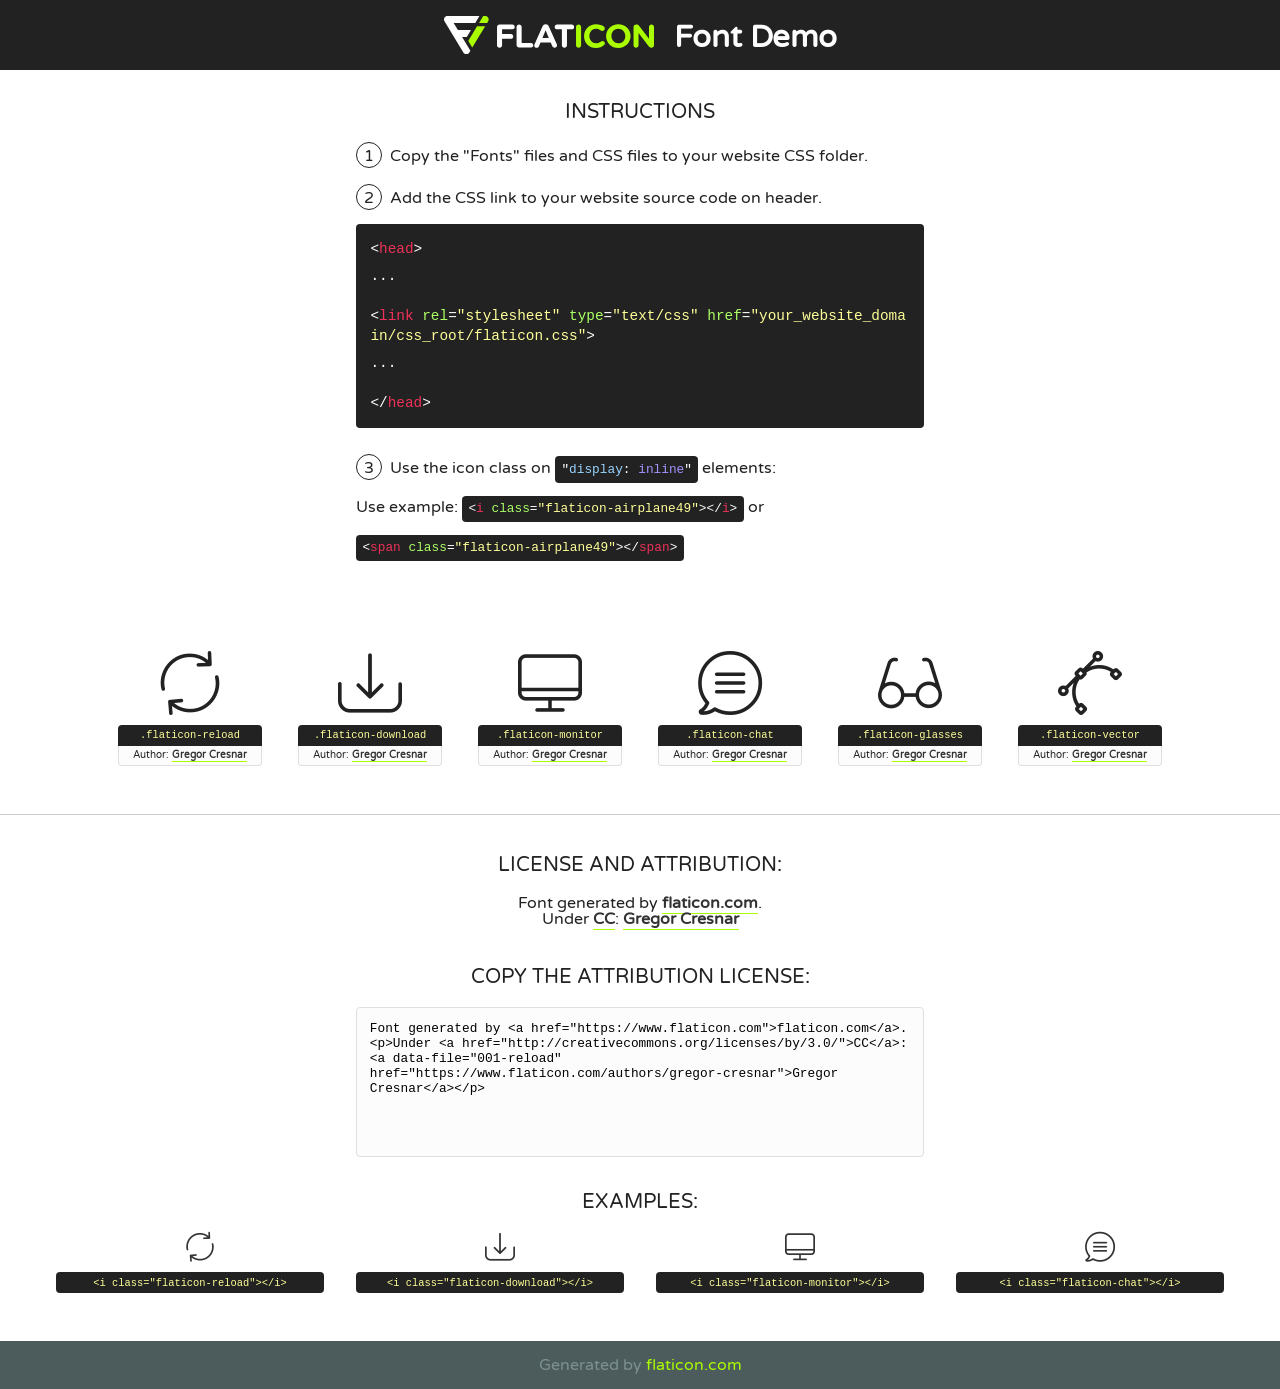
<file: fonts/flaticon/font/flaticon.html>
<!DOCTYPE html>

<html>
<!DOCTYPE html>
<html>

<head>
    <title>Flaticon WebFont</title>
    <link href="http://fonts.googleapis.com/css?family=Varela+Round" rel="stylesheet" type="text/css" />
    <link rel="stylesheet" type="text/css" href="flaticon.css">
    <meta charset="UTF-8">
    <style>
    html, body, div, span, applet, object, iframe,
    h1, h2, h3, h4, h5, h6, p, blockquote, pre,
    a, abbr, acronym, address, big, cite, code,
    del, dfn, em, img, ins, kbd, q, s, samp,
    small, strike, strong, sub, sup, tt, var,
    b, u, i, center,
    dl, dt, dd, ol, ul, li,
    fieldset, form, label, legend,
    table, caption, tbody, tfoot, thead, tr, th, td,
    article, aside, canvas, details, embed, 
    figure, figcaption, footer, header, hgroup, 
    menu, nav, output, ruby, section, summary,
    time, mark, audio, video {
        margin: 0;
        padding: 0;
        border: 0;
        font-size: 100%;
        font: inherit;
        vertical-align: baseline;
    }
    /* HTML5 display-role reset for older browsers */
    article, aside, details, figcaption, figure, 
    footer, header, hgroup, menu, nav, section {
        display: block;
    }
    body {
        line-height: 1;
    }
    ol, ul {
        list-style: none;
    }
    blockquote, q {
        quotes: none;
    }
    blockquote:before, blockquote:after,
    q:before, q:after {
        content: '';
        content: none;
    }
    table {
        border-collapse: collapse;
        border-spacing: 0;
    }
    body {
        font-family: 'Varela Round', Helvetica, Arial, sans-serif;
        font-size: 16px;
        color: #222;
    }
    a {
        color: #333;
        border-bottom: 1px solid #a9fd00;
        font-weight: bold;
        text-decoration: none;
    }
    * {
        -moz-box-sizing: border-box;
        -webkit-box-sizing: border-box;
        box-sizing: border-box;
        margin: 0;
        padding: 0;
    }
    [class^="flaticon-"]:before, [class*=" flaticon-"]:before, [class^="flaticon-"]:after, [class*=" flaticon-"]:after {
        font-family: Flaticon;
        font-size: 30px;
        font-style: normal;
        margin-left: 20px;
        color: #333;
    }
    .wrapper {
        max-width: 600px;
        margin: auto;
        padding: 0 1em;
    }
    .title {
        font-size: 1.25em;
        text-align: center;
        margin-bottom: 1em;
        text-transform: uppercase;
    }
    header {
        text-align: center;
        background-color: #222;
        color: #fff;
        padding: 1em;
    }
    header .logo {
        width: 210px;
        height: 38px;
        display: inline-block;
        vertical-align: middle;
        margin-right: 1em;
        border: none;
    }
    header strong {
        font-size: 1.95em;
        font-weight: bold;
        vertical-align: middle;
        margin-top: 5px;
        display: inline-block;
    }
    .demo {
        margin: 2em auto;
        line-height: 1.25em;
    }
    .demo ul li {
        margin-bottom: 1em;
    }
    .demo ul li .num {
        color: #222;
        border-radius: 20px;
        display: inline-block;
        width: 26px;
        padding: 3px;
        height: 26px;
        text-align: center;
        margin-right: 0.5em;
        border: 1px solid #222;
    }
    .demo ul li code {
        background-color: #222;
        border-radius: 4px;
        padding: 0.25em 0.5em;
        display: inline-block;
        color: #fff;
        font-family: Consolas,Monaco,Lucida Console,Liberation Mono,DejaVu Sans Mono,Bitstream Vera Sans Mono,Courier New, monospace;
        font-weight: lighter;
        margin-top: 1em;
        font-size: 0.8em;
        word-break: break-all;
    }
    .demo ul li code.big {
        padding: 1em;
        font-size: 0.9em;
    }
    .demo ul li code .red {
        color: #EF3159;
    }
    .demo ul li code .green {
        color: #ACFF65;
    }
    .demo ul li code .yellow {
        color: #FFFF99;
    }
    .demo ul li code .blue {
        color: #99D3FF;
    }
    .demo ul li code .purple {
        color: #A295FF;
    }
    .demo ul li code .dots {
        margin-top: 0.5em;
        display: block;
    }
    #glyphs {
        border-bottom: 1px solid #ccc;
        padding: 2em 0;
        text-align: center;
    }
    .glyph {
        display: inline-block;
        width: 9em;
        margin: 1em;
        text-align: center;
        vertical-align: top;
        background: #FFF;
    }
    .glyph .glyph-icon {
        padding: 10px;
        display: block;
        font-family:"Flaticon";
        font-size: 64px;
        line-height: 1;
    }
    .glyph .glyph-icon:before {
        font-size: 64px;
        color: #222;
        margin-left: 0;
    }
    .class-name {
        font-size: 0.65em;
        background-color: #222;
        color: #fff;
        border-radius: 4px 4px 0 0;
        padding: 0.5em;
        color: #FFFF99;
        font-family: Consolas,Monaco,Lucida Console,Liberation Mono,DejaVu Sans Mono,Bitstream Vera Sans Mono,Courier New, monospace;
    }
    .author-name {
        font-size: 0.6em;
        background-color: #fcfcfd;
        border: 1px solid #DEDEE4;
        border-top: 0;
        border-radius: 0 0 4px 4px;
        padding: 0.5em;
    }
    .class-name:last-child {
        font-size: 10px;
        color:#888;
    }
    .class-name:last-child a {
        font-size: 10px;
        color:#555;
    }
    .class-name:last-child a:hover {
        color:#a9fd00;
    }
    .glyph > input {
        display: block;
        width: 100px;
        margin: 5px auto;
        text-align: center;
        font-size: 12px;
        cursor: text;
    }
    .glyph > input.icon-input {
        font-family:"Flaticon";
        font-size: 16px;
        margin-bottom: 10px;
    }
    .attribution .title {
        margin-top: 2em;
    }
    .attribution textarea {
        background-color: #fcfcfd;
        padding: 1em;
        border: none;
        box-shadow: none;
        border: 1px solid #DEDEE4;
        border-radius: 4px;
        resize: none;
        width: 100%;
        height: 150px;
        font-size: 0.8em;
        font-family: Consolas,Monaco,Lucida Console,Liberation Mono,DejaVu Sans Mono,Bitstream Vera Sans Mono,Courier New, monospace;
        -webkit-appearance: none;
    }
    .iconsuse {
        margin: 2em auto;
        text-align: center;
        max-width: 1200px;
    }
    .iconsuse:after {
        content: '';
        display: table;
        clear: both;
    }
    .iconsuse .image {
        float: left;
        width: 25%;
        padding: 0 1em;
    }
    .iconsuse .image p {
        margin-bottom: 1em;
    }
    .iconsuse .image span {
        display: block;
        font-size: 0.65em;
        background-color: #222;
        color: #fff;
        border-radius: 4px;
        padding: 0.5em;
        color: #FFFF99;
        margin-top: 1em;
        font-family: Consolas,Monaco,Lucida Console,Liberation Mono,DejaVu Sans Mono,Bitstream Vera Sans Mono,Courier New, monospace;
    }
    #footer {
        text-align: center;
        background-color: #4C5B5C;
        color: #7c9192;
        padding: 1em;
    }
    #footer a {
        border: none;
        color: #a9fd00;
        font-weight: normal;
    }
    @media (max-width: 960px) {
        .iconsuse .image {
            width: 50%;
        }
    }
    @media (max-width: 560px) {
        .iconsuse .image {
            width: 100%;
        }
    }
    </style>
</head>

<body class="characters-off">

    <header>
        <a href="https://www.flaticon.com" target="_blank" class="logo">
            <svg version="1.1" xmlns="http://www.w3.org/2000/svg" xmlns:xlink="http://www.w3.org/1999/xlink" xmlns:a="http://ns.adobe.com/AdobeSVGViewerExtensions/3.0/" viewBox="0 0 560.875 102.036" enable-background="new 0 0 560.875 102.036" xml:space="preserve">
                <defs>
                </defs>
                <g>
                    <g class="letters">
                        <path fill="#ffffff" d="M141.596,29.675c0-3.777,2.985-6.767,6.764-6.767h34.438c3.426,0,6.15,2.728,6.15,6.15
                        c0,3.43-2.724,6.149-6.15,6.149h-27.674v13.091h23.719c3.429,0,6.151,2.724,6.151,6.15c0,3.43-2.723,6.149-6.151,6.149h-23.719
                        v17.574c0,3.773-2.986,6.761-6.764,6.761c-3.779,0-6.764-2.989-6.764-6.761V29.675z"></path>
                        <path fill="#ffffff" d="M193.844,29.149c0-3.781,2.985-6.767,6.764-6.767c3.776,0,6.763,2.985,6.763,6.767v42.957h25.039
                        c3.426,0,6.149,2.726,6.149,6.153c0,3.425-2.723,6.15-6.149,6.15h-31.802c-3.779,0-6.764-2.986-6.764-6.768V29.149z"></path>
                        <path fill="#ffffff" d="M241.891,75.71l21.438-48.407c1.492-3.341,4.215-5.357,7.906-5.357h0.792
                        c3.686,0,6.323,2.017,7.815,5.357l21.439,48.407c0.436,0.967,0.701,1.845,0.701,2.723c0,3.602-2.809,6.501-6.414,6.501
                        c-3.161,0-5.269-1.845-6.499-4.655l-4.132-9.661h-27.059l-4.301,10.102c-1.144,2.631-3.426,4.214-6.237,4.214
                        c-3.517,0-6.24-2.81-6.24-6.325C241.1,77.64,241.451,76.677,241.891,75.71z M279.932,58.666l-8.521-20.297l-8.526,20.297H279.932
                        z"></path>
                        <path fill="#ffffff" d="M314.864,35.387H301.86c-3.429,0-6.239-2.813-6.239-6.238c0-3.429,2.811-6.24,6.239-6.24h39.533
                        c3.426,0,6.237,2.811,6.237,6.24c0,3.425-2.811,6.238-6.237,6.238h-13.001v42.785c0,3.773-2.99,6.761-6.764,6.761
                        c-3.779,0-6.764-2.989-6.764-6.761V35.387z"></path>
                        <path fill="#A9FD00" d="M352.615,29.149c0-3.781,2.985-6.767,6.767-6.767c3.774,0,6.761,2.985,6.761,6.767v49.024
                        c0,3.773-2.987,6.761-6.761,6.761c-3.781,0-6.767-2.989-6.767-6.761V29.149z"></path>
                        <path fill="#A9FD00" d="M374.132,53.836v-0.179c0-17.481,13.178-31.801,32.065-31.801c9.22,0,15.459,2.458,20.557,6.238
                        c1.402,1.054,2.637,2.985,2.637,5.357c0,3.692-2.985,6.59-6.681,6.59c-1.845,0-3.071-0.702-4.044-1.319
                        c-3.776-2.813-7.729-4.393-12.562-4.393c-10.364,0-17.831,8.611-17.831,19.154v0.173c0,10.542,7.291,19.329,17.831,19.329
                        c5.715,0,9.492-1.756,13.359-4.834c1.049-0.874,2.458-1.491,4.039-1.491c3.429,0,6.325,2.813,6.325,6.236
                        c0,2.106-1.056,3.78-2.282,4.834c-5.539,4.834-12.036,7.733-21.878,7.733C387.572,85.464,374.132,71.493,374.132,53.836z"></path>
                        <path fill="#A9FD00" d="M433.009,53.836v-0.179c0-17.481,13.79-31.801,32.766-31.801c18.981,0,32.592,14.143,32.592,31.628v0.173
                        c0,17.483-13.785,31.807-32.769,31.807C446.625,85.464,433.009,71.32,433.009,53.836z M484.224,53.836v-0.179
                        c0-10.539-7.725-19.326-18.626-19.326c-10.893,0-18.449,8.611-18.449,19.154v0.173c0,10.542,7.73,19.329,18.626,19.329
                        C476.676,72.986,484.224,64.378,484.224,53.836z"></path>
                        <path fill="#A9FD00" d="M506.233,29.321c0-3.774,2.99-6.763,6.767-6.763h1.401c3.252,0,5.183,1.583,7.029,3.953l26.093,34.265
                        V29.059c0-3.692,2.99-6.677,6.681-6.677c3.683,0,6.671,2.985,6.671,6.677v48.934c0,3.78-2.987,6.765-6.764,6.765h-0.436
                        c-3.257,0-5.188-1.581-7.034-3.953l-27.056-35.492v32.944c0,3.687-2.985,6.676-6.678,6.676c-3.683,0-6.673-2.989-6.673-6.676
                        V29.321z"></path>
                    </g>
                    <g class="insignia">
                        <path fill="#ffffff" d="M48.372,56.137h12.517l11.156-18.537H37.186L25.688,18.539h57.825L94.668,0H9.271
                        C5.925,0,2.842,1.801,1.198,4.716c-1.644,2.907-1.593,6.482,0.134,9.343l50.38,83.501c1.678,2.781,4.689,4.476,7.938,4.476
                        c3.246,0,6.257-1.695,7.935-4.476l2.898-4.804L48.372,56.137z"></path>
                        <g class="i">
                            <path fill="#A9FD00" d="M93.575,18.539h0.031v0.004l21.652,0.004l2.705-4.488c1.727-2.861,1.778-6.436,0.133-9.343
                            C116.454,1.801,113.371,0,110.026,0h-5.294L93.575,18.539z"></path>
                            <polygon fill="#A9FD00" points="88.291,27.356 64.725,66.486 75.519,84.404 109.942,27.356"></polygon>
                        </g>
                    </g>
                </g>
            </svg>
        </a>
        <strong>Font Demo</strong>
    </header>


    <section class="demo wrapper">

        <p class="title">Instructions</p>

        <ul>
            <li>
                <span class="num">1</span>Copy the "Fonts" files and CSS files to your website CSS folder.
            </li>
            <li>
                <span class="num">2</span>Add the CSS link to your website source code on header.
                <code class="big">
                    &lt;<span class="red">head</span>&gt;
                    <br/><span class="dots">...</span>
                    <br/>&lt;<span class="red">link</span> <span class="green">rel</span>=<span class="yellow">"stylesheet"</span> <span class="green">type</span>=<span class="yellow">"text/css"</span> <span class="green">href</span>=<span class="yellow">"your_website_domain/css_root/flaticon.css"</span>&gt;
                    <br/><span class="dots">...</span>
                    <br/>&lt;/<span class="red">head</span>&gt;
                </code>
            </li>

            <li>
                <p>
                    <span class="num">3</span>Use the icon class on <code>"<span class="blue">display</span>:<span class="purple"> inline</span>"</code> elements:
                    <br />
                    Use example: <code>&lt;<span class="red">i</span> <span class="green">class</span>=<span class="yellow">&quot;flaticon-airplane49&quot;</span>&gt;&lt;/<span class="red">i</span>&gt;</code> or <code>&lt;<span class="red">span</span> <span class="green">class</span>=<span class="yellow">&quot;flaticon-airplane49&quot;</span>&gt;&lt;/<span class="red">span</span>&gt;</code>
            </li>
        </ul>

    </section>




   <section id="glyphs">          
    
      
        <div class="glyph"><div class="glyph-icon flaticon-reload"></div>
            <div class="class-name">.flaticon-reload</div>
            <div class="author-name">Author: <a data-file="001-reload" href="https://www.flaticon.com/authors/gregor-cresnar">Gregor Cresnar</a> </div> 
        </div>        
        
        <div class="glyph"><div class="glyph-icon flaticon-download"></div>
            <div class="class-name">.flaticon-download</div>
            <div class="author-name">Author: <a data-file="002-download" href="https://www.flaticon.com/authors/gregor-cresnar">Gregor Cresnar</a> </div> 
        </div>        
        
        <div class="glyph"><div class="glyph-icon flaticon-monitor"></div>
            <div class="class-name">.flaticon-monitor</div>
            <div class="author-name">Author: <a data-file="003-monitor" href="https://www.flaticon.com/authors/gregor-cresnar">Gregor Cresnar</a> </div> 
        </div>        
        
        <div class="glyph"><div class="glyph-icon flaticon-chat"></div>
            <div class="class-name">.flaticon-chat</div>
            <div class="author-name">Author: <a data-file="004-chat" href="https://www.flaticon.com/authors/gregor-cresnar">Gregor Cresnar</a> </div> 
        </div>        
        
        <div class="glyph"><div class="glyph-icon flaticon-glasses"></div>
            <div class="class-name">.flaticon-glasses</div>
            <div class="author-name">Author: <a data-file="005-glasses" href="https://www.flaticon.com/authors/gregor-cresnar">Gregor Cresnar</a> </div> 
        </div>        
        
        <div class="glyph"><div class="glyph-icon flaticon-vector"></div>
            <div class="class-name">.flaticon-vector</div>
            <div class="author-name">Author: <a data-file="006-vector" href="https://www.flaticon.com/authors/gregor-cresnar">Gregor Cresnar</a> </div> 
        </div>        
        

    </section>



    <section class="attribution wrapper"   style="text-align:center;">

      <div class="title">License and attribution:</div><div class="attrDiv">Font generated by <a href="https://www.flaticon.com">flaticon.com</a>. <div><p>Under <a href="http://creativecommons.org/licenses/by/3.0/">CC</a>: <a data-file="001-reload" href="https://www.flaticon.com/authors/gregor-cresnar">Gregor Cresnar</a></p>  </div>
      </div>
      <div class="title">Copy the Attribution License:</div>

    <textarea onclick="this.focus();this.select();">Font generated by &lt;a href=&quot;https://www.flaticon.com&quot;&gt;flaticon.com&lt;/a&gt;. <p>Under <a href="http://creativecommons.org/licenses/by/3.0/">CC</a>: <a data-file="001-reload" href="https://www.flaticon.com/authors/gregor-cresnar">Gregor Cresnar</a></p>  
     </textarea>

    </section>

    <section class="iconsuse">

          <div class="title">Examples:</div>            
             
            <div class="image">
                <p>
                    <i class="glyph-icon flaticon-reload"></i> 
                    <span>&lt;i class=&quot;flaticon-reload&quot;&gt;&lt;/i&gt;</span>
                </p>
            </div>
            
            <div class="image">
                <p>
                    <i class="glyph-icon flaticon-download"></i> 
                    <span>&lt;i class=&quot;flaticon-download&quot;&gt;&lt;/i&gt;</span>
                </p>
            </div>
            
            <div class="image">
                <p>
                    <i class="glyph-icon flaticon-monitor"></i> 
                    <span>&lt;i class=&quot;flaticon-monitor&quot;&gt;&lt;/i&gt;</span>
                </p>
            </div>
            
            <div class="image">
                <p>
                    <i class="glyph-icon flaticon-chat"></i> 
                    <span>&lt;i class=&quot;flaticon-chat&quot;&gt;&lt;/i&gt;</span>
                </p>
            </div>
                       
        </div>
                            
    </section>

<div id="footer">
    <div>Generated by <a href="https://www.flaticon.com">flaticon.com</a>
    </div>
</div>



</body>
</html>
</file>
<file: fonts/icomoon/style.css>
@font-face {
  font-family: 'icomoon';
  src:  url('fonts/icomoon.eot?10si43');
  src:  url('fonts/icomoon.eot?10si43#iefix') format('embedded-opentype'),
    url('fonts/icomoon.ttf?10si43') format('truetype'),
    url('fonts/icomoon.woff?10si43') format('woff'),
    url('fonts/icomoon.svg?10si43#icomoon') format('svg');
  font-weight: normal;
  font-style: normal;
}

[class^="icon-"], [class*=" icon-"] {
  /* use !important to prevent issues with browser extensions that change fonts */
  font-family: 'icomoon' !important;
  speak: none;
  font-style: normal;
  font-weight: normal;
  font-variant: normal;
  text-transform: none;
  line-height: 1;

  /* Better Font Rendering =========== */
  -webkit-font-smoothing: antialiased;
  -moz-osx-font-smoothing: grayscale;
}

.icon-asterisk:before {
  content: "\f069";
}
.icon-plus:before {
  content: "\f067";
}
.icon-question:before {
  content: "\f128";
}
.icon-minus:before {
  content: "\f068";
}
.icon-glass:before {
  content: "\f000";
}
.icon-music:before {
  content: "\f001";
}
.icon-search:before {
  content: "\f002";
}
.icon-envelope-o:before {
  content: "\f003";
}
.icon-heart:before {
  content: "\f004";
}
.icon-star:before {
  content: "\f005";
}
.icon-star-o:before {
  content: "\f006";
}
.icon-user:before {
  content: "\f007";
}
.icon-film:before {
  content: "\f008";
}
.icon-th-large:before {
  content: "\f009";
}
.icon-th:before {
  content: "\f00a";
}
.icon-th-list:before {
  content: "\f00b";
}
.icon-check:before {
  content: "\f00c";
}
.icon-close:before {
  content: "\f00d";
}
.icon-remove:before {
  content: "\f00d";
}
.icon-times:before {
  content: "\f00d";
}
.icon-search-plus:before {
  content: "\f00e";
}
.icon-search-minus:before {
  content: "\f010";
}
.icon-power-off:before {
  content: "\f011";
}
.icon-signal:before {
  content: "\f012";
}
.icon-cog:before {
  content: "\f013";
}
.icon-gear:before {
  content: "\f013";
}
.icon-trash-o:before {
  content: "\f014";
}
.icon-home:before {
  content: "\f015";
}
.icon-file-o:before {
  content: "\f016";
}
.icon-clock-o:before {
  content: "\f017";
}
.icon-road:before {
  content: "\f018";
}
.icon-download:before {
  content: "\f019";
}
.icon-arrow-circle-o-down:before {
  content: "\f01a";
}
.icon-arrow-circle-o-up:before {
  content: "\f01b";
}
.icon-inbox:before {
  content: "\f01c";
}
.icon-play-circle-o:before {
  content: "\f01d";
}
.icon-repeat:before {
  content: "\f01e";
}
.icon-rotate-right:before {
  content: "\f01e";
}
.icon-refresh:before {
  content: "\f021";
}
.icon-list-alt:before {
  content: "\f022";
}
.icon-lock:before {
  content: "\f023";
}
.icon-flag:before {
  content: "\f024";
}
.icon-headphones:before {
  content: "\f025";
}
.icon-volume-off:before {
  content: "\f026";
}
.icon-volume-down:before {
  content: "\f027";
}
.icon-volume-up:before {
  content: "\f028";
}
.icon-qrcode:before {
  content: "\f029";
}
.icon-barcode:before {
  content: "\f02a";
}
.icon-tag:before {
  content: "\f02b";
}
.icon-tags:before {
  content: "\f02c";
}
.icon-book:before {
  content: "\f02d";
}
.icon-bookmark:before {
  content: "\f02e";
}
.icon-print:before {
  content: "\f02f";
}
.icon-camera:before {
  content: "\f030";
}
.icon-font:before {
  content: "\f031";
}
.icon-bold:before {
  content: "\f032";
}
.icon-italic:before {
  content: "\f033";
}
.icon-text-height:before {
  content: "\f034";
}
.icon-text-width:before {
  content: "\f035";
}
.icon-align-left:before {
  content: "\f036";
}
.icon-align-center:before {
  content: "\f037";
}
.icon-align-right:before {
  content: "\f038";
}
.icon-align-justify:before {
  content: "\f039";
}
.icon-list:before {
  content: "\f03a";
}
.icon-dedent:before {
  content: "\f03b";
}
.icon-outdent:before {
  content: "\f03b";
}
.icon-indent:before {
  content: "\f03c";
}
.icon-video-camera:before {
  content: "\f03d";
}
.icon-image:before {
  content: "\f03e";
}
.icon-photo:before {
  content: "\f03e";
}
.icon-picture-o:before {
  content: "\f03e";
}
.icon-pencil:before {
  content: "\f040";
}
.icon-map-marker:before {
  content: "\f041";
}
.icon-adjust:before {
  content: "\f042";
}
.icon-tint:before {
  content: "\f043";
}
.icon-edit:before {
  content: "\f044";
}
.icon-pencil-square-o:before {
  content: "\f044";
}
.icon-share-square-o:before {
  content: "\f045";
}
.icon-check-square-o:before {
  content: "\f046";
}
.icon-arrows:before {
  content: "\f047";
}
.icon-step-backward:before {
  content: "\f048";
}
.icon-fast-backward:before {
  content: "\f049";
}
.icon-backward:before {
  content: "\f04a";
}
.icon-play:before {
  content: "\f04b";
}
.icon-pause:before {
  content: "\f04c";
}
.icon-stop:before {
  content: "\f04d";
}
.icon-forward:before {
  content: "\f04e";
}
.icon-fast-forward:before {
  content: "\f050";
}
.icon-step-forward:before {
  content: "\f051";
}
.icon-eject:before {
  content: "\f052";
}
.icon-chevron-left:before {
  content: "\f053";
}
.icon-chevron-right:before {
  content: "\f054";
}
.icon-plus-circle:before {
  content: "\f055";
}
.icon-minus-circle:before {
  content: "\f056";
}
.icon-times-circle:before {
  content: "\f057";
}
.icon-check-circle:before {
  content: "\f058";
}
.icon-question-circle:before {
  content: "\f059";
}
.icon-info-circle:before {
  content: "\f05a";
}
.icon-crosshairs:before {
  content: "\f05b";
}
.icon-times-circle-o:before {
  content: "\f05c";
}
.icon-check-circle-o:before {
  content: "\f05d";
}
.icon-ban:before {
  content: "\f05e";
}
.icon-arrow-left:before {
  content: "\f060";
}
.icon-arrow-right:before {
  content: "\f061";
}
.icon-arrow-up:before {
  content: "\f062";
}
.icon-arrow-down:before {
  content: "\f063";
}
.icon-mail-forward:before {
  content: "\f064";
}
.icon-share:before {
  content: "\f064";
}
.icon-expand:before {
  content: "\f065";
}
.icon-compress:before {
  content: "\f066";
}
.icon-exclamation-circle:before {
  content: "\f06a";
}
.icon-gift:before {
  content: "\f06b";
}
.icon-leaf:before {
  content: "\f06c";
}
.icon-fire:before {
  content: "\f06d";
}
.icon-eye:before {
  content: "\f06e";
}
.icon-eye-slash:before {
  content: "\f070";
}
.icon-exclamation-triangle:before {
  content: "\f071";
}
.icon-warning:before {
  content: "\f071";
}
.icon-plane:before {
  content: "\f072";
}
.icon-calendar:before {
  content: "\f073";
}
.icon-random:before {
  content: "\f074";
}
.icon-comment:before {
  content: "\f075";
}
.icon-magnet:before {
  content: "\f076";
}
.icon-chevron-up:before {
  content: "\f077";
}
.icon-chevron-down:before {
  content: "\f078";
}
.icon-retweet:before {
  content: "\f079";
}
.icon-shopping-cart:before {
  content: "\f07a";
}
.icon-folder:before {
  content: "\f07b";
}
.icon-folder-open:before {
  content: "\f07c";
}
.icon-arrows-v:before {
  content: "\f07d";
}
.icon-arrows-h:before {
  content: "\f07e";
}
.icon-bar-chart:before {
  content: "\f080";
}
.icon-bar-chart-o:before {
  content: "\f080";
}
.icon-twitter-square:before {
  content: "\f081";
}
.icon-facebook-square:before {
  content: "\f082";
}
.icon-camera-retro:before {
  content: "\f083";
}
.icon-key:before {
  content: "\f084";
}
.icon-cogs:before {
  content: "\f085";
}
.icon-gears:before {
  content: "\f085";
}
.icon-comments:before {
  content: "\f086";
}
.icon-thumbs-o-up:before {
  content: "\f087";
}
.icon-thumbs-o-down:before {
  content: "\f088";
}
.icon-star-half:before {
  content: "\f089";
}
.icon-heart-o:before {
  content: "\f08a";
}
.icon-sign-out:before {
  content: "\f08b";
}
.icon-linkedin-square:before {
  content: "\f08c";
}
.icon-thumb-tack:before {
  content: "\f08d";
}
.icon-external-link:before {
  content: "\f08e";
}
.icon-sign-in:before {
  content: "\f090";
}
.icon-trophy:before {
  content: "\f091";
}
.icon-github-square:before {
  content: "\f092";
}
.icon-upload:before {
  content: "\f093";
}
.icon-lemon-o:before {
  content: "\f094";
}
.icon-phone:before {
  content: "\f095";
}
.icon-square-o:before {
  content: "\f096";
}
.icon-bookmark-o:before {
  content: "\f097";
}
.icon-phone-square:before {
  content: "\f098";
}
.icon-twitter:before {
  content: "\f099";
}
.icon-facebook:before {
  content: "\f09a";
}
.icon-facebook-f:before {
  content: "\f09a";
}
.icon-github:before {
  content: "\f09b";
}
.icon-unlock:before {
  content: "\f09c";
}
.icon-credit-card:before {
  content: "\f09d";
}
.icon-feed:before {
  content: "\f09e";
}
.icon-rss:before {
  content: "\f09e";
}
.icon-hdd-o:before {
  content: "\f0a0";
}
.icon-bullhorn:before {
  content: "\f0a1";
}
.icon-bell-o:before {
  content: "\f0a2";
}
.icon-certificate:before {
  content: "\f0a3";
}
.icon-hand-o-right:before {
  content: "\f0a4";
}
.icon-hand-o-left:before {
  content: "\f0a5";
}
.icon-hand-o-up:before {
  content: "\f0a6";
}
.icon-hand-o-down:before {
  content: "\f0a7";
}
.icon-arrow-circle-left:before {
  content: "\f0a8";
}
.icon-arrow-circle-right:before {
  content: "\f0a9";
}
.icon-arrow-circle-up:before {
  content: "\f0aa";
}
.icon-arrow-circle-down:before {
  content: "\f0ab";
}
.icon-globe:before {
  content: "\f0ac";
}
.icon-wrench:before {
  content: "\f0ad";
}
.icon-tasks:before {
  content: "\f0ae";
}
.icon-filter:before {
  content: "\f0b0";
}
.icon-briefcase:before {
  content: "\f0b1";
}
.icon-arrows-alt:before {
  content: "\f0b2";
}
.icon-group:before {
  content: "\f0c0";
}
.icon-users:before {
  content: "\f0c0";
}
.icon-chain:before {
  content: "\f0c1";
}
.icon-link:before {
  content: "\f0c1";
}
.icon-cloud:before {
  content: "\f0c2";
}
.icon-flask:before {
  content: "\f0c3";
}
.icon-cut:before {
  content: "\f0c4";
}
.icon-scissors:before {
  content: "\f0c4";
}
.icon-copy:before {
  content: "\f0c5";
}
.icon-files-o:before {
  content: "\f0c5";
}
.icon-paperclip:before {
  content: "\f0c6";
}
.icon-floppy-o:before {
  content: "\f0c7";
}
.icon-save:before {
  content: "\f0c7";
}
.icon-square:before {
  content: "\f0c8";
}
.icon-bars:before {
  content: "\f0c9";
}
.icon-navicon:before {
  content: "\f0c9";
}
.icon-reorder:before {
  content: "\f0c9";
}
.icon-list-ul:before {
  content: "\f0ca";
}
.icon-list-ol:before {
  content: "\f0cb";
}
.icon-strikethrough:before {
  content: "\f0cc";
}
.icon-underline:before {
  content: "\f0cd";
}
.icon-table:before {
  content: "\f0ce";
}
.icon-magic:before {
  content: "\f0d0";
}
.icon-truck:before {
  content: "\f0d1";
}
.icon-pinterest:before {
  content: "\f0d2";
}
.icon-pinterest-square:before {
  content: "\f0d3";
}
.icon-google-plus-square:before {
  content: "\f0d4";
}
.icon-google-plus:before {
  content: "\f0d5";
}
.icon-money:before {
  content: "\f0d6";
}
.icon-caret-down:before {
  content: "\f0d7";
}
.icon-caret-up:before {
  content: "\f0d8";
}
.icon-caret-left:before {
  content: "\f0d9";
}
.icon-caret-right:before {
  content: "\f0da";
}
.icon-columns:before {
  content: "\f0db";
}
.icon-sort:before {
  content: "\f0dc";
}
.icon-unsorted:before {
  content: "\f0dc";
}
.icon-sort-desc:before {
  content: "\f0dd";
}
.icon-sort-down:before {
  content: "\f0dd";
}
.icon-sort-asc:before {
  content: "\f0de";
}
.icon-sort-up:before {
  content: "\f0de";
}
.icon-envelope:before {
  content: "\f0e0";
}
.icon-linkedin:before {
  content: "\f0e1";
}
.icon-rotate-left:before {
  content: "\f0e2";
}
.icon-undo:before {
  content: "\f0e2";
}
.icon-gavel:before {
  content: "\f0e3";
}
.icon-legal:before {
  content: "\f0e3";
}
.icon-dashboard:before {
  content: "\f0e4";
}
.icon-tachometer:before {
  content: "\f0e4";
}
.icon-comment-o:before {
  content: "\f0e5";
}
.icon-comments-o:before {
  content: "\f0e6";
}
.icon-bolt:before {
  content: "\f0e7";
}
.icon-flash:before {
  content: "\f0e7";
}
.icon-sitemap:before {
  content: "\f0e8";
}
.icon-umbrella:before {
  content: "\f0e9";
}
.icon-clipboard:before {
  content: "\f0ea";
}
.icon-paste:before {
  content: "\f0ea";
}
.icon-lightbulb-o:before {
  content: "\f0eb";
}
.icon-exchange:before {
  content: "\f0ec";
}
.icon-cloud-download:before {
  content: "\f0ed";
}
.icon-cloud-upload:before {
  content: "\f0ee";
}
.icon-user-md:before {
  content: "\f0f0";
}
.icon-stethoscope:before {
  content: "\f0f1";
}
.icon-suitcase:before {
  content: "\f0f2";
}
.icon-bell:before {
  content: "\f0f3";
}
.icon-coffee:before {
  content: "\f0f4";
}
.icon-cutlery:before {
  content: "\f0f5";
}
.icon-file-text-o:before {
  content: "\f0f6";
}
.icon-building-o:before {
  content: "\f0f7";
}
.icon-hospital-o:before {
  content: "\f0f8";
}
.icon-ambulance:before {
  content: "\f0f9";
}
.icon-medkit:before {
  content: "\f0fa";
}
.icon-fighter-jet:before {
  content: "\f0fb";
}
.icon-beer:before {
  content: "\f0fc";
}
.icon-h-square:before {
  content: "\f0fd";
}
.icon-plus-square:before {
  content: "\f0fe";
}
.icon-angle-double-left:before {
  content: "\f100";
}
.icon-angle-double-right:before {
  content: "\f101";
}
.icon-angle-double-up:before {
  content: "\f102";
}
.icon-angle-double-down:before {
  content: "\f103";
}
.icon-angle-left:before {
  content: "\f104";
}
.icon-angle-right:before {
  content: "\f105";
}
.icon-angle-up:before {
  content: "\f106";
}
.icon-angle-down:before {
  content: "\f107";
}
.icon-desktop:before {
  content: "\f108";
}
.icon-laptop:before {
  content: "\f109";
}
.icon-tablet:before {
  content: "\f10a";
}
.icon-mobile:before {
  content: "\f10b";
}
.icon-mobile-phone:before {
  content: "\f10b";
}
.icon-circle-o:before {
  content: "\f10c";
}
.icon-quote-left:before {
  content: "\f10d";
}
.icon-quote-right:before {
  content: "\f10e";
}
.icon-spinner:before {
  content: "\f110";
}
.icon-circle:before {
  content: "\f111";
}
.icon-mail-reply:before {
  content: "\f112";
}
.icon-reply:before {
  content: "\f112";
}
.icon-github-alt:before {
  content: "\f113";
}
.icon-folder-o:before {
  content: "\f114";
}
.icon-folder-open-o:before {
  content: "\f115";
}
.icon-smile-o:before {
  content: "\f118";
}
.icon-frown-o:before {
  content: "\f119";
}
.icon-meh-o:before {
  content: "\f11a";
}
.icon-gamepad:before {
  content: "\f11b";
}
.icon-keyboard-o:before {
  content: "\f11c";
}
.icon-flag-o:before {
  content: "\f11d";
}
.icon-flag-checkered:before {
  content: "\f11e";
}
.icon-terminal:before {
  content: "\f120";
}
.icon-code:before {
  content: "\f121";
}
.icon-mail-reply-all:before {
  content: "\f122";
}
.icon-reply-all:before {
  content: "\f122";
}
.icon-star-half-empty:before {
  content: "\f123";
}
.icon-star-half-full:before {
  content: "\f123";
}
.icon-star-half-o:before {
  content: "\f123";
}
.icon-location-arrow:before {
  content: "\f124";
}
.icon-crop:before {
  content: "\f125";
}
.icon-code-fork:before {
  content: "\f126";
}
.icon-chain-broken:before {
  content: "\f127";
}
.icon-unlink:before {
  content: "\f127";
}
.icon-info:before {
  content: "\f129";
}
.icon-exclamation:before {
  content: "\f12a";
}
.icon-superscript:before {
  content: "\f12b";
}
.icon-subscript:before {
  content: "\f12c";
}
.icon-eraser:before {
  content: "\f12d";
}
.icon-puzzle-piece:before {
  content: "\f12e";
}
.icon-microphone:before {
  content: "\f130";
}
.icon-microphone-slash:before {
  content: "\f131";
}
.icon-shield:before {
  content: "\f132";
}
.icon-calendar-o:before {
  content: "\f133";
}
.icon-fire-extinguisher:before {
  content: "\f134";
}
.icon-rocket:before {
  content: "\f135";
}
.icon-maxcdn:before {
  content: "\f136";
}
.icon-chevron-circle-left:before {
  content: "\f137";
}
.icon-chevron-circle-right:before {
  content: "\f138";
}
.icon-chevron-circle-up:before {
  content: "\f139";
}
.icon-chevron-circle-down:before {
  content: "\f13a";
}
.icon-html5:before {
  content: "\f13b";
}
.icon-css3:before {
  content: "\f13c";
}
.icon-anchor:before {
  content: "\f13d";
}
.icon-unlock-alt:before {
  content: "\f13e";
}
.icon-bullseye:before {
  content: "\f140";
}
.icon-ellipsis-h:before {
  content: "\f141";
}
.icon-ellipsis-v:before {
  content: "\f142";
}
.icon-rss-square:before {
  content: "\f143";
}
.icon-play-circle:before {
  content: "\f144";
}
.icon-ticket:before {
  content: "\f145";
}
.icon-minus-square:before {
  content: "\f146";
}
.icon-minus-square-o:before {
  content: "\f147";
}
.icon-level-up:before {
  content: "\f148";
}
.icon-level-down:before {
  content: "\f149";
}
.icon-check-square:before {
  content: "\f14a";
}
.icon-pencil-square:before {
  content: "\f14b";
}
.icon-external-link-square:before {
  content: "\f14c";
}
.icon-share-square:before {
  content: "\f14d";
}
.icon-compass:before {
  content: "\f14e";
}
.icon-caret-square-o-down:before {
  content: "\f150";
}
.icon-toggle-down:before {
  content: "\f150";
}
.icon-caret-square-o-up:before {
  content: "\f151";
}
.icon-toggle-up:before {
  content: "\f151";
}
.icon-caret-square-o-right:before {
  content: "\f152";
}
.icon-toggle-right:before {
  content: "\f152";
}
.icon-eur:before {
  content: "\f153";
}
.icon-euro:before {
  content: "\f153";
}
.icon-gbp:before {
  content: "\f154";
}
.icon-dollar:before {
  content: "\f155";
}
.icon-usd:before {
  content: "\f155";
}
.icon-inr:before {
  content: "\f156";
}
.icon-rupee:before {
  content: "\f156";
}
.icon-cny:before {
  content: "\f157";
}
.icon-jpy:before {
  content: "\f157";
}
.icon-rmb:before {
  content: "\f157";
}
.icon-yen:before {
  content: "\f157";
}
.icon-rouble:before {
  content: "\f158";
}
.icon-rub:before {
  content: "\f158";
}
.icon-ruble:before {
  content: "\f158";
}
.icon-krw:before {
  content: "\f159";
}
.icon-won:before {
  content: "\f159";
}
.icon-bitcoin:before {
  content: "\f15a";
}
.icon-btc:before {
  content: "\f15a";
}
.icon-file:before {
  content: "\f15b";
}
.icon-file-text:before {
  content: "\f15c";
}
.icon-sort-alpha-asc:before {
  content: "\f15d";
}
.icon-sort-alpha-desc:before {
  content: "\f15e";
}
.icon-sort-amount-asc:before {
  content: "\f160";
}
.icon-sort-amount-desc:before {
  content: "\f161";
}
.icon-sort-numeric-asc:before {
  content: "\f162";
}
.icon-sort-numeric-desc:before {
  content: "\f163";
}
.icon-thumbs-up:before {
  content: "\f164";
}
.icon-thumbs-down:before {
  content: "\f165";
}
.icon-youtube-square:before {
  content: "\f166";
}
.icon-youtube:before {
  content: "\f167";
}
.icon-xing:before {
  content: "\f168";
}
.icon-xing-square:before {
  content: "\f169";
}
.icon-youtube-play:before {
  content: "\f16a";
}
.icon-dropbox:before {
  content: "\f16b";
}
.icon-stack-overflow:before {
  content: "\f16c";
}
.icon-instagram:before {
  content: "\f16d";
}
.icon-flickr:before {
  content: "\f16e";
}
.icon-adn:before {
  content: "\f170";
}
.icon-bitbucket:before {
  content: "\f171";
}
.icon-bitbucket-square:before {
  content: "\f172";
}
.icon-tumblr:before {
  content: "\f173";
}
.icon-tumblr-square:before {
  content: "\f174";
}
.icon-long-arrow-down:before {
  content: "\f175";
}
.icon-long-arrow-up:before {
  content: "\f176";
}
.icon-long-arrow-left:before {
  content: "\f177";
}
.icon-long-arrow-right:before {
  content: "\f178";
}
.icon-apple:before {
  content: "\f179";
}
.icon-windows:before {
  content: "\f17a";
}
.icon-android:before {
  content: "\f17b";
}
.icon-linux:before {
  content: "\f17c";
}
.icon-dribbble:before {
  content: "\f17d";
}
.icon-skype:before {
  content: "\f17e";
}
.icon-foursquare:before {
  content: "\f180";
}
.icon-trello:before {
  content: "\f181";
}
.icon-female:before {
  content: "\f182";
}
.icon-male:before {
  content: "\f183";
}
.icon-gittip:before {
  content: "\f184";
}
.icon-gratipay:before {
  content: "\f184";
}
.icon-sun-o:before {
  content: "\f185";
}
.icon-moon-o:before {
  content: "\f186";
}
.icon-archive:before {
  content: "\f187";
}
.icon-bug:before {
  content: "\f188";
}
.icon-vk:before {
  content: "\f189";
}
.icon-weibo:before {
  content: "\f18a";
}
.icon-renren:before {
  content: "\f18b";
}
.icon-pagelines:before {
  content: "\f18c";
}
.icon-stack-exchange:before {
  content: "\f18d";
}
.icon-arrow-circle-o-right:before {
  content: "\f18e";
}
.icon-arrow-circle-o-left:before {
  content: "\f190";
}
.icon-caret-square-o-left:before {
  content: "\f191";
}
.icon-toggle-left:before {
  content: "\f191";
}
.icon-dot-circle-o:before {
  content: "\f192";
}
.icon-wheelchair:before {
  content: "\f193";
}
.icon-vimeo-square:before {
  content: "\f194";
}
.icon-try:before {
  content: "\f195";
}
.icon-turkish-lira:before {
  content: "\f195";
}
.icon-plus-square-o:before {
  content: "\f196";
}
.icon-space-shuttle:before {
  content: "\f197";
}
.icon-slack:before {
  content: "\f198";
}
.icon-envelope-square:before {
  content: "\f199";
}
.icon-wordpress:before {
  content: "\f19a";
}
.icon-openid:before {
  content: "\f19b";
}
.icon-bank:before {
  content: "\f19c";
}
.icon-institution:before {
  content: "\f19c";
}
.icon-university:before {
  content: "\f19c";
}
.icon-graduation-cap:before {
  content: "\f19d";
}
.icon-mortar-board:before {
  content: "\f19d";
}
.icon-yahoo:before {
  content: "\f19e";
}
.icon-google:before {
  content: "\f1a0";
}
.icon-reddit:before {
  content: "\f1a1";
}
.icon-reddit-square:before {
  content: "\f1a2";
}
.icon-stumbleupon-circle:before {
  content: "\f1a3";
}
.icon-stumbleupon:before {
  content: "\f1a4";
}
.icon-delicious:before {
  content: "\f1a5";
}
.icon-digg:before {
  content: "\f1a6";
}
.icon-pied-piper-pp:before {
  content: "\f1a7";
}
.icon-pied-piper-alt:before {
  content: "\f1a8";
}
.icon-drupal:before {
  content: "\f1a9";
}
.icon-joomla:before {
  content: "\f1aa";
}
.icon-language:before {
  content: "\f1ab";
}
.icon-fax:before {
  content: "\f1ac";
}
.icon-building:before {
  content: "\f1ad";
}
.icon-child:before {
  content: "\f1ae";
}
.icon-paw:before {
  content: "\f1b0";
}
.icon-spoon:before {
  content: "\f1b1";
}
.icon-cube:before {
  content: "\f1b2";
}
.icon-cubes:before {
  content: "\f1b3";
}
.icon-behance:before {
  content: "\f1b4";
}
.icon-behance-square:before {
  content: "\f1b5";
}
.icon-steam:before {
  content: "\f1b6";
}
.icon-steam-square:before {
  content: "\f1b7";
}
.icon-recycle:before {
  content: "\f1b8";
}
.icon-automobile:before {
  content: "\f1b9";
}
.icon-car:before {
  content: "\f1b9";
}
.icon-cab:before {
  content: "\f1ba";
}
.icon-taxi:before {
  content: "\f1ba";
}
.icon-tree:before {
  content: "\f1bb";
}
.icon-spotify:before {
  content: "\f1bc";
}
.icon-deviantart:before {
  content: "\f1bd";
}
.icon-soundcloud:before {
  content: "\f1be";
}
.icon-database:before {
  content: "\f1c0";
}
.icon-file-pdf-o:before {
  content: "\f1c1";
}
.icon-file-word-o:before {
  content: "\f1c2";
}
.icon-file-excel-o:before {
  content: "\f1c3";
}
.icon-file-powerpoint-o:before {
  content: "\f1c4";
}
.icon-file-image-o:before {
  content: "\f1c5";
}
.icon-file-photo-o:before {
  content: "\f1c5";
}
.icon-file-picture-o:before {
  content: "\f1c5";
}
.icon-file-archive-o:before {
  content: "\f1c6";
}
.icon-file-zip-o:before {
  content: "\f1c6";
}
.icon-file-audio-o:before {
  content: "\f1c7";
}
.icon-file-sound-o:before {
  content: "\f1c7";
}
.icon-file-movie-o:before {
  content: "\f1c8";
}
.icon-file-video-o:before {
  content: "\f1c8";
}
.icon-file-code-o:before {
  content: "\f1c9";
}
.icon-vine:before {
  content: "\f1ca";
}
.icon-codepen:before {
  content: "\f1cb";
}
.icon-jsfiddle:before {
  content: "\f1cc";
}
.icon-life-bouy:before {
  content: "\f1cd";
}
.icon-life-buoy:before {
  content: "\f1cd";
}
.icon-life-ring:before {
  content: "\f1cd";
}
.icon-life-saver:before {
  content: "\f1cd";
}
.icon-support:before {
  content: "\f1cd";
}
.icon-circle-o-notch:before {
  content: "\f1ce";
}
.icon-ra:before {
  content: "\f1d0";
}
.icon-rebel:before {
  content: "\f1d0";
}
.icon-resistance:before {
  content: "\f1d0";
}
.icon-empire:before {
  content: "\f1d1";
}
.icon-ge:before {
  content: "\f1d1";
}
.icon-git-square:before {
  content: "\f1d2";
}
.icon-git:before {
  content: "\f1d3";
}
.icon-hacker-news:before {
  content: "\f1d4";
}
.icon-y-combinator-square:before {
  content: "\f1d4";
}
.icon-yc-square:before {
  content: "\f1d4";
}
.icon-tencent-weibo:before {
  content: "\f1d5";
}
.icon-qq:before {
  content: "\f1d6";
}
.icon-wechat:before {
  content: "\f1d7";
}
.icon-weixin:before {
  content: "\f1d7";
}
.icon-paper-plane:before {
  content: "\f1d8";
}
.icon-send:before {
  content: "\f1d8";
}
.icon-paper-plane-o:before {
  content: "\f1d9";
}
.icon-send-o:before {
  content: "\f1d9";
}
.icon-history:before {
  content: "\f1da";
}
.icon-circle-thin:before {
  content: "\f1db";
}
.icon-header:before {
  content: "\f1dc";
}
.icon-paragraph:before {
  content: "\f1dd";
}
.icon-sliders:before {
  content: "\f1de";
}
.icon-share-alt:before {
  content: "\f1e0";
}
.icon-share-alt-square:before {
  content: "\f1e1";
}
.icon-bomb:before {
  content: "\f1e2";
}
.icon-futbol-o:before {
  content: "\f1e3";
}
.icon-soccer-ball-o:before {
  content: "\f1e3";
}
.icon-tty:before {
  content: "\f1e4";
}
.icon-binoculars:before {
  content: "\f1e5";
}
.icon-plug:before {
  content: "\f1e6";
}
.icon-slideshare:before {
  content: "\f1e7";
}
.icon-twitch:before {
  content: "\f1e8";
}
.icon-yelp:before {
  content: "\f1e9";
}
.icon-newspaper-o:before {
  content: "\f1ea";
}
.icon-wifi:before {
  content: "\f1eb";
}
.icon-calculator:before {
  content: "\f1ec";
}
.icon-paypal:before {
  content: "\f1ed";
}
.icon-google-wallet:before {
  content: "\f1ee";
}
.icon-cc-visa:before {
  content: "\f1f0";
}
.icon-cc-mastercard:before {
  content: "\f1f1";
}
.icon-cc-discover:before {
  content: "\f1f2";
}
.icon-cc-amex:before {
  content: "\f1f3";
}
.icon-cc-paypal:before {
  content: "\f1f4";
}
.icon-cc-stripe:before {
  content: "\f1f5";
}
.icon-bell-slash:before {
  content: "\f1f6";
}
.icon-bell-slash-o:before {
  content: "\f1f7";
}
.icon-trash:before {
  content: "\f1f8";
}
.icon-copyright:before {
  content: "\f1f9";
}
.icon-at:before {
  content: "\f1fa";
}
.icon-eyedropper:before {
  content: "\f1fb";
}
.icon-paint-brush:before {
  content: "\f1fc";
}
.icon-birthday-cake:before {
  content: "\f1fd";
}
.icon-area-chart:before {
  content: "\f1fe";
}
.icon-pie-chart:before {
  content: "\f200";
}
.icon-line-chart:before {
  content: "\f201";
}
.icon-lastfm:before {
  content: "\f202";
}
.icon-lastfm-square:before {
  content: "\f203";
}
.icon-toggle-off:before {
  content: "\f204";
}
.icon-toggle-on:before {
  content: "\f205";
}
.icon-bicycle:before {
  content: "\f206";
}
.icon-bus:before {
  content: "\f207";
}
.icon-ioxhost:before {
  content: "\f208";
}
.icon-angellist:before {
  content: "\f209";
}
.icon-cc:before {
  content: "\f20a";
}
.icon-ils:before {
  content: "\f20b";
}
.icon-shekel:before {
  content: "\f20b";
}
.icon-sheqel:before {
  content: "\f20b";
}
.icon-meanpath:before {
  content: "\f20c";
}
.icon-buysellads:before {
  content: "\f20d";
}
.icon-connectdevelop:before {
  content: "\f20e";
}
.icon-dashcube:before {
  content: "\f210";
}
.icon-forumbee:before {
  content: "\f211";
}
.icon-leanpub:before {
  content: "\f212";
}
.icon-sellsy:before {
  content: "\f213";
}
.icon-shirtsinbulk:before {
  content: "\f214";
}
.icon-simplybuilt:before {
  content: "\f215";
}
.icon-skyatlas:before {
  content: "\f216";
}
.icon-cart-plus:before {
  content: "\f217";
}
.icon-cart-arrow-down:before {
  content: "\f218";
}
.icon-diamond:before {
  content: "\f219";
}
.icon-ship:before {
  content: "\f21a";
}
.icon-user-secret:before {
  content: "\f21b";
}
.icon-motorcycle:before {
  content: "\f21c";
}
.icon-street-view:before {
  content: "\f21d";
}
.icon-heartbeat:before {
  content: "\f21e";
}
.icon-venus:before {
  content: "\f221";
}
.icon-mars:before {
  content: "\f222";
}
.icon-mercury:before {
  content: "\f223";
}
.icon-intersex:before {
  content: "\f224";
}
.icon-transgender:before {
  content: "\f224";
}
.icon-transgender-alt:before {
  content: "\f225";
}
.icon-venus-double:before {
  content: "\f226";
}
.icon-mars-double:before {
  content: "\f227";
}
.icon-venus-mars:before {
  content: "\f228";
}
.icon-mars-stroke:before {
  content: "\f229";
}
.icon-mars-stroke-v:before {
  content: "\f22a";
}
.icon-mars-stroke-h:before {
  content: "\f22b";
}
.icon-neuter:before {
  content: "\f22c";
}
.icon-genderless:before {
  content: "\f22d";
}
.icon-facebook-official:before {
  content: "\f230";
}
.icon-pinterest-p:before {
  content: "\f231";
}
.icon-whatsapp:before {
  content: "\f232";
}
.icon-server:before {
  content: "\f233";
}
.icon-user-plus:before {
  content: "\f234";
}
.icon-user-times:before {
  content: "\f235";
}
.icon-bed:before {
  content: "\f236";
}
.icon-hotel:before {
  content: "\f236";
}
.icon-viacoin:before {
  content: "\f237";
}
.icon-train:before {
  content: "\f238";
}
.icon-subway:before {
  content: "\f239";
}
.icon-medium:before {
  content: "\f23a";
}
.icon-y-combinator:before {
  content: "\f23b";
}
.icon-yc:before {
  content: "\f23b";
}
.icon-optin-monster:before {
  content: "\f23c";
}
.icon-opencart:before {
  content: "\f23d";
}
.icon-expeditedssl:before {
  content: "\f23e";
}
.icon-battery:before {
  content: "\f240";
}
.icon-battery-4:before {
  content: "\f240";
}
.icon-battery-full:before {
  content: "\f240";
}
.icon-battery-3:before {
  content: "\f241";
}
.icon-battery-three-quarters:before {
  content: "\f241";
}
.icon-battery-2:before {
  content: "\f242";
}
.icon-battery-half:before {
  content: "\f242";
}
.icon-battery-1:before {
  content: "\f243";
}
.icon-battery-quarter:before {
  content: "\f243";
}
.icon-battery-0:before {
  content: "\f244";
}
.icon-battery-empty:before {
  content: "\f244";
}
.icon-mouse-pointer:before {
  content: "\f245";
}
.icon-i-cursor:before {
  content: "\f246";
}
.icon-object-group:before {
  content: "\f247";
}
.icon-object-ungroup:before {
  content: "\f248";
}
.icon-sticky-note:before {
  content: "\f249";
}
.icon-sticky-note-o:before {
  content: "\f24a";
}
.icon-cc-jcb:before {
  content: "\f24b";
}
.icon-cc-diners-club:before {
  content: "\f24c";
}
.icon-clone:before {
  content: "\f24d";
}
.icon-balance-scale:before {
  content: "\f24e";
}
.icon-hourglass-o:before {
  content: "\f250";
}
.icon-hourglass-1:before {
  content: "\f251";
}
.icon-hourglass-start:before {
  content: "\f251";
}
.icon-hourglass-2:before {
  content: "\f252";
}
.icon-hourglass-half:before {
  content: "\f252";
}
.icon-hourglass-3:before {
  content: "\f253";
}
.icon-hourglass-end:before {
  content: "\f253";
}
.icon-hourglass:before {
  content: "\f254";
}
.icon-hand-grab-o:before {
  content: "\f255";
}
.icon-hand-rock-o:before {
  content: "\f255";
}
.icon-hand-paper-o:before {
  content: "\f256";
}
.icon-hand-stop-o:before {
  content: "\f256";
}
.icon-hand-scissors-o:before {
  content: "\f257";
}
.icon-hand-lizard-o:before {
  content: "\f258";
}
.icon-hand-spock-o:before {
  content: "\f259";
}
.icon-hand-pointer-o:before {
  content: "\f25a";
}
.icon-hand-peace-o:before {
  content: "\f25b";
}
.icon-trademark:before {
  content: "\f25c";
}
.icon-registered:before {
  content: "\f25d";
}
.icon-creative-commons:before {
  content: "\f25e";
}
.icon-gg:before {
  content: "\f260";
}
.icon-gg-circle:before {
  content: "\f261";
}
.icon-tripadvisor:before {
  content: "\f262";
}
.icon-odnoklassniki:before {
  content: "\f263";
}
.icon-odnoklassniki-square:before {
  content: "\f264";
}
.icon-get-pocket:before {
  content: "\f265";
}
.icon-wikipedia-w:before {
  content: "\f266";
}
.icon-safari:before {
  content: "\f267";
}
.icon-chrome:before {
  content: "\f268";
}
.icon-firefox:before {
  content: "\f269";
}
.icon-opera:before {
  content: "\f26a";
}
.icon-internet-explorer:before {
  content: "\f26b";
}
.icon-television:before {
  content: "\f26c";
}
.icon-tv:before {
  content: "\f26c";
}
.icon-contao:before {
  content: "\f26d";
}
.icon-500px:before {
  content: "\f26e";
}
.icon-amazon:before {
  content: "\f270";
}
.icon-calendar-plus-o:before {
  content: "\f271";
}
.icon-calendar-minus-o:before {
  content: "\f272";
}
.icon-calendar-times-o:before {
  content: "\f273";
}
.icon-calendar-check-o:before {
  content: "\f274";
}
.icon-industry:before {
  content: "\f275";
}
.icon-map-pin:before {
  content: "\f276";
}
.icon-map-signs:before {
  content: "\f277";
}
.icon-map-o:before {
  content: "\f278";
}
.icon-map:before {
  content: "\f279";
}
.icon-commenting:before {
  content: "\f27a";
}
.icon-commenting-o:before {
  content: "\f27b";
}
.icon-houzz:before {
  content: "\f27c";
}
.icon-vimeo:before {
  content: "\f27d";
}
.icon-black-tie:before {
  content: "\f27e";
}
.icon-fonticons:before {
  content: "\f280";
}
.icon-reddit-alien:before {
  content: "\f281";
}
.icon-edge:before {
  content: "\f282";
}
.icon-credit-card-alt:before {
  content: "\f283";
}
.icon-codiepie:before {
  content: "\f284";
}
.icon-modx:before {
  content: "\f285";
}
.icon-fort-awesome:before {
  content: "\f286";
}
.icon-usb:before {
  content: "\f287";
}
.icon-product-hunt:before {
  content: "\f288";
}
.icon-mixcloud:before {
  content: "\f289";
}
.icon-scribd:before {
  content: "\f28a";
}
.icon-pause-circle:before {
  content: "\f28b";
}
.icon-pause-circle-o:before {
  content: "\f28c";
}
.icon-stop-circle:before {
  content: "\f28d";
}
.icon-stop-circle-o:before {
  content: "\f28e";
}
.icon-shopping-bag:before {
  content: "\f290";
}
.icon-shopping-basket:before {
  content: "\f291";
}
.icon-hashtag:before {
  content: "\f292";
}
.icon-bluetooth:before {
  content: "\f293";
}
.icon-bluetooth-b:before {
  content: "\f294";
}
.icon-percent:before {
  content: "\f295";
}
.icon-gitlab:before {
  content: "\f296";
}
.icon-wpbeginner:before {
  content: "\f297";
}
.icon-wpforms:before {
  content: "\f298";
}
.icon-envira:before {
  content: "\f299";
}
.icon-universal-access:before {
  content: "\f29a";
}
.icon-wheelchair-alt:before {
  content: "\f29b";
}
.icon-question-circle-o:before {
  content: "\f29c";
}
.icon-blind:before {
  content: "\f29d";
}
.icon-audio-description:before {
  content: "\f29e";
}
.icon-volume-control-phone:before {
  content: "\f2a0";
}
.icon-braille:before {
  content: "\f2a1";
}
.icon-assistive-listening-systems:before {
  content: "\f2a2";
}
.icon-american-sign-language-interpreting:before {
  content: "\f2a3";
}
.icon-asl-interpreting:before {
  content: "\f2a3";
}
.icon-deaf:before {
  content: "\f2a4";
}
.icon-deafness:before {
  content: "\f2a4";
}
.icon-hard-of-hearing:before {
  content: "\f2a4";
}
.icon-glide:before {
  content: "\f2a5";
}
.icon-glide-g:before {
  content: "\f2a6";
}
.icon-sign-language:before {
  content: "\f2a7";
}
.icon-signing:before {
  content: "\f2a7";
}
.icon-low-vision:before {
  content: "\f2a8";
}
.icon-viadeo:before {
  content: "\f2a9";
}
.icon-viadeo-square:before {
  content: "\f2aa";
}
.icon-snapchat:before {
  content: "\f2ab";
}
.icon-snapchat-ghost:before {
  content: "\f2ac";
}
.icon-snapchat-square:before {
  content: "\f2ad";
}
.icon-pied-piper:before {
  content: "\f2ae";
}
.icon-first-order:before {
  content: "\f2b0";
}
.icon-yoast:before {
  content: "\f2b1";
}
.icon-themeisle:before {
  content: "\f2b2";
}
.icon-google-plus-circle:before {
  content: "\f2b3";
}
.icon-google-plus-official:before {
  content: "\f2b3";
}
.icon-fa:before {
  content: "\f2b4";
}
.icon-font-awesome:before {
  content: "\f2b4";
}
.icon-handshake-o:before {
  content: "\f2b5";
}
.icon-envelope-open:before {
  content: "\f2b6";
}
.icon-envelope-open-o:before {
  content: "\f2b7";
}
.icon-linode:before {
  content: "\f2b8";
}
.icon-address-book:before {
  content: "\f2b9";
}
.icon-address-book-o:before {
  content: "\f2ba";
}
.icon-address-card:before {
  content: "\f2bb";
}
.icon-vcard:before {
  content: "\f2bb";
}
.icon-address-card-o:before {
  content: "\f2bc";
}
.icon-vcard-o:before {
  content: "\f2bc";
}
.icon-user-circle:before {
  content: "\f2bd";
}
.icon-user-circle-o:before {
  content: "\f2be";
}
.icon-user-o:before {
  content: "\f2c0";
}
.icon-id-badge:before {
  content: "\f2c1";
}
.icon-drivers-license:before {
  content: "\f2c2";
}
.icon-id-card:before {
  content: "\f2c2";
}
.icon-drivers-license-o:before {
  content: "\f2c3";
}
.icon-id-card-o:before {
  content: "\f2c3";
}
.icon-quora:before {
  content: "\f2c4";
}
.icon-free-code-camp:before {
  content: "\f2c5";
}
.icon-telegram:before {
  content: "\f2c6";
}
.icon-thermometer:before {
  content: "\f2c7";
}
.icon-thermometer-4:before {
  content: "\f2c7";
}
.icon-thermometer-full:before {
  content: "\f2c7";
}
.icon-thermometer-3:before {
  content: "\f2c8";
}
.icon-thermometer-three-quarters:before {
  content: "\f2c8";
}
.icon-thermometer-2:before {
  content: "\f2c9";
}
.icon-thermometer-half:before {
  content: "\f2c9";
}
.icon-thermometer-1:before {
  content: "\f2ca";
}
.icon-thermometer-quarter:before {
  content: "\f2ca";
}
.icon-thermometer-0:before {
  content: "\f2cb";
}
.icon-thermometer-empty:before {
  content: "\f2cb";
}
.icon-shower:before {
  content: "\f2cc";
}
.icon-bath:before {
  content: "\f2cd";
}
.icon-bathtub:before {
  content: "\f2cd";
}
.icon-s15:before {
  content: "\f2cd";
}
.icon-podcast:before {
  content: "\f2ce";
}
.icon-window-maximize:before {
  content: "\f2d0";
}
.icon-window-minimize:before {
  content: "\f2d1";
}
.icon-window-restore:before {
  content: "\f2d2";
}
.icon-times-rectangle:before {
  content: "\f2d3";
}
.icon-window-close:before {
  content: "\f2d3";
}
.icon-times-rectangle-o:before {
  content: "\f2d4";
}
.icon-window-close-o:before {
  content: "\f2d4";
}
.icon-bandcamp:before {
  content: "\f2d5";
}
.icon-grav:before {
  content: "\f2d6";
}
.icon-etsy:before {
  content: "\f2d7";
}
.icon-imdb:before {
  content: "\f2d8";
}
.icon-ravelry:before {
  content: "\f2d9";
}
.icon-eercast:before {
  content: "\f2da";
}
.icon-microchip:before {
  content: "\f2db";
}
.icon-snowflake-o:before {
  content: "\f2dc";
}
.icon-superpowers:before {
  content: "\f2dd";
}
.icon-wpexplorer:before {
  content: "\f2de";
}
.icon-meetup:before {
  content: "\f2e0";
}
.icon-3d_rotation:before {
  content: "\e84d";
}
.icon-ac_unit:before {
  content: "\eb3b";
}
.icon-alarm:before {
  content: "\e855";
}
.icon-access_alarms:before {
  content: "\e191";
}
.icon-schedule:before {
  content: "\e8b5";
}
.icon-accessibility:before {
  content: "\e84e";
}
.icon-accessible:before {
  content: "\e914";
}
.icon-account_balance:before {
  content: "\e84f";
}
.icon-account_balance_wallet:before {
  content: "\e850";
}
.icon-account_box:before {
  content: "\e851";
}
.icon-account_circle:before {
  content: "\e853";
}
.icon-adb:before {
  content: "\e60e";
}
.icon-add:before {
  content: "\e145";
}
.icon-add_a_photo:before {
  content: "\e439";
}
.icon-alarm_add:before {
  content: "\e856";
}
.icon-add_alert:before {
  content: "\e003";
}
.icon-add_box:before {
  content: "\e146";
}
.icon-add_circle:before {
  content: "\e147";
}
.icon-control_point:before {
  content: "\e3ba";
}
.icon-add_location:before {
  content: "\e567";
}
.icon-add_shopping_cart:before {
  content: "\e854";
}
.icon-queue:before {
  content: "\e03c";
}
.icon-add_to_queue:before {
  content: "\e05c";
}
.icon-adjust2:before {
  content: "\e39e";
}
.icon-airline_seat_flat:before {
  content: "\e630";
}
.icon-airline_seat_flat_angled:before {
  content: "\e631";
}
.icon-airline_seat_individual_suite:before {
  content: "\e632";
}
.icon-airline_seat_legroom_extra:before {
  content: "\e633";
}
.icon-airline_seat_legroom_normal:before {
  content: "\e634";
}
.icon-airline_seat_legroom_reduced:before {
  content: "\e635";
}
.icon-airline_seat_recline_extra:before {
  content: "\e636";
}
.icon-airline_seat_recline_normal:before {
  content: "\e637";
}
.icon-flight:before {
  content: "\e539";
}
.icon-airplanemode_inactive:before {
  content: "\e194";
}
.icon-airplay:before {
  content: "\e055";
}
.icon-airport_shuttle:before {
  content: "\eb3c";
}
.icon-alarm_off:before {
  content: "\e857";
}
.icon-alarm_on:before {
  content: "\e858";
}
.icon-album:before {
  content: "\e019";
}
.icon-all_inclusive:before {
  content: "\eb3d";
}
.icon-all_out:before {
  content: "\e90b";
}
.icon-android2:before {
  content: "\e859";
}
.icon-announcement:before {
  content: "\e85a";
}
.icon-apps:before {
  content: "\e5c3";
}
.icon-archive2:before {
  content: "\e149";
}
.icon-arrow_back:before {
  content: "\e5c4";
}
.icon-arrow_downward:before {
  content: "\e5db";
}
.icon-arrow_drop_down:before {
  content: "\e5c5";
}
.icon-arrow_drop_down_circle:before {
  content: "\e5c6";
}
.icon-arrow_drop_up:before {
  content: "\e5c7";
}
.icon-arrow_forward:before {
  content: "\e5c8";
}
.icon-arrow_upward:before {
  content: "\e5d8";
}
.icon-art_track:before {
  content: "\e060";
}
.icon-aspect_ratio:before {
  content: "\e85b";
}
.icon-poll:before {
  content: "\e801";
}
.icon-assignment:before {
  content: "\e85d";
}
.icon-assignment_ind:before {
  content: "\e85e";
}
.icon-assignment_late:before {
  content: "\e85f";
}
.icon-assignment_return:before {
  content: "\e860";
}
.icon-assignment_returned:before {
  content: "\e861";
}
.icon-assignment_turned_in:before {
  content: "\e862";
}
.icon-assistant:before {
  content: "\e39f";
}
.icon-flag2:before {
  content: "\e153";
}
.icon-attach_file:before {
  content: "\e226";
}
.icon-attach_money:before {
  content: "\e227";
}
.icon-attachment:before {
  content: "\e2bc";
}
.icon-audiotrack:before {
  content: "\e3a1";
}
.icon-autorenew:before {
  content: "\e863";
}
.icon-av_timer:before {
  content: "\e01b";
}
.icon-backspace:before {
  content: "\e14a";
}
.icon-cloud_upload:before {
  content: "\e2c3";
}
.icon-battery_alert:before {
  content: "\e19c";
}
.icon-battery_charging_full:before {
  content: "\e1a3";
}
.icon-battery_std:before {
  content: "\e1a5";
}
.icon-battery_unknown:before {
  content: "\e1a6";
}
.icon-beach_access:before {
  content: "\eb3e";
}
.icon-beenhere:before {
  content: "\e52d";
}
.icon-block:before {
  content: "\e14b";
}
.icon-bluetooth2:before {
  content: "\e1a7";
}
.icon-bluetooth_searching:before {
  content: "\e1aa";
}
.icon-bluetooth_connected:before {
  content: "\e1a8";
}
.icon-bluetooth_disabled:before {
  content: "\e1a9";
}
.icon-blur_circular:before {
  content: "\e3a2";
}
.icon-blur_linear:before {
  content: "\e3a3";
}
.icon-blur_off:before {
  content: "\e3a4";
}
.icon-blur_on:before {
  content: "\e3a5";
}
.icon-class:before {
  content: "\e86e";
}
.icon-turned_in:before {
  content: "\e8e6";
}
.icon-turned_in_not:before {
  content: "\e8e7";
}
.icon-border_all:before {
  content: "\e228";
}
.icon-border_bottom:before {
  content: "\e229";
}
.icon-border_clear:before {
  content: "\e22a";
}
.icon-border_color:before {
  content: "\e22b";
}
.icon-border_horizontal:before {
  content: "\e22c";
}
.icon-border_inner:before {
  content: "\e22d";
}
.icon-border_left:before {
  content: "\e22e";
}
.icon-border_outer:before {
  content: "\e22f";
}
.icon-border_right:before {
  content: "\e230";
}
.icon-border_style:before {
  content: "\e231";
}
.icon-border_top:before {
  content: "\e232";
}
.icon-border_vertical:before {
  content: "\e233";
}
.icon-branding_watermark:before {
  content: "\e06b";
}
.icon-brightness_1:before {
  content: "\e3a6";
}
.icon-brightness_2:before {
  content: "\e3a7";
}
.icon-brightness_3:before {
  content: "\e3a8";
}
.icon-brightness_4:before {
  content: "\e3a9";
}
.icon-brightness_low:before {
  content: "\e1ad";
}
.icon-brightness_medium:before {
  content: "\e1ae";
}
.icon-brightness_high:before {
  content: "\e1ac";
}
.icon-brightness_auto:before {
  content: "\e1ab";
}
.icon-broken_image:before {
  content: "\e3ad";
}
.icon-brush:before {
  content: "\e3ae";
}
.icon-bubble_chart:before {
  content: "\e6dd";
}
.icon-bug_report:before {
  content: "\e868";
}
.icon-build:before {
  content: "\e869";
}
.icon-burst_mode:before {
  content: "\e43c";
}
.icon-domain:before {
  content: "\e7ee";
}
.icon-business_center:before {
  content: "\eb3f";
}
.icon-cached:before {
  content: "\e86a";
}
.icon-cake:before {
  content: "\e7e9";
}
.icon-phone2:before {
  content: "\e0cd";
}
.icon-call_end:before {
  content: "\e0b1";
}
.icon-call_made:before {
  content: "\e0b2";
}
.icon-merge_type:before {
  content: "\e252";
}
.icon-call_missed:before {
  content: "\e0b4";
}
.icon-call_missed_outgoing:before {
  content: "\e0e4";
}
.icon-call_received:before {
  content: "\e0b5";
}
.icon-call_split:before {
  content: "\e0b6";
}
.icon-call_to_action:before {
  content: "\e06c";
}
.icon-camera2:before {
  content: "\e3af";
}
.icon-photo_camera:before {
  content: "\e412";
}
.icon-camera_enhance:before {
  content: "\e8fc";
}
.icon-camera_front:before {
  content: "\e3b1";
}
.icon-camera_rear:before {
  content: "\e3b2";
}
.icon-camera_roll:before {
  content: "\e3b3";
}
.icon-cancel:before {
  content: "\e5c9";
}
.icon-redeem:before {
  content: "\e8b1";
}
.icon-card_membership:before {
  content: "\e8f7";
}
.icon-card_travel:before {
  content: "\e8f8";
}
.icon-casino:before {
  content: "\eb40";
}
.icon-cast:before {
  content: "\e307";
}
.icon-cast_connected:before {
  content: "\e308";
}
.icon-center_focus_strong:before {
  content: "\e3b4";
}
.icon-center_focus_weak:before {
  content: "\e3b5";
}
.icon-change_history:before {
  content: "\e86b";
}
.icon-chat:before {
  content: "\e0b7";
}
.icon-chat_bubble:before {
  content: "\e0ca";
}
.icon-chat_bubble_outline:before {
  content: "\e0cb";
}
.icon-check2:before {
  content: "\e5ca";
}
.icon-check_box:before {
  content: "\e834";
}
.icon-check_box_outline_blank:before {
  content: "\e835";
}
.icon-check_circle:before {
  content: "\e86c";
}
.icon-navigate_before:before {
  content: "\e408";
}
.icon-navigate_next:before {
  content: "\e409";
}
.icon-child_care:before {
  content: "\eb41";
}
.icon-child_friendly:before {
  content: "\eb42";
}
.icon-chrome_reader_mode:before {
  content: "\e86d";
}
.icon-close2:before {
  content: "\e5cd";
}
.icon-clear_all:before {
  content: "\e0b8";
}
.icon-closed_caption:before {
  content: "\e01c";
}
.icon-wb_cloudy:before {
  content: "\e42d";
}
.icon-cloud_circle:before {
  content: "\e2be";
}
.icon-cloud_done:before {
  content: "\e2bf";
}
.icon-cloud_download:before {
  content: "\e2c0";
}
.icon-cloud_off:before {
  content: "\e2c1";
}
.icon-cloud_queue:before {
  content: "\e2c2";
}
.icon-code2:before {
  content: "\e86f";
}
.icon-photo_library:before {
  content: "\e413";
}
.icon-collections_bookmark:before {
  content: "\e431";
}
.icon-palette:before {
  content: "\e40a";
}
.icon-colorize:before {
  content: "\e3b8";
}
.icon-comment2:before {
  content: "\e0b9";
}
.icon-compare:before {
  content: "\e3b9";
}
.icon-compare_arrows:before {
  content: "\e915";
}
.icon-laptop2:before {
  content: "\e31e";
}
.icon-confirmation_number:before {
  content: "\e638";
}
.icon-contact_mail:before {
  content: "\e0d0";
}
.icon-contact_phone:before {
  content: "\e0cf";
}
.icon-contacts:before {
  content: "\e0ba";
}
.icon-content_copy:before {
  content: "\e14d";
}
.icon-content_cut:before {
  content: "\e14e";
}
.icon-content_paste:before {
  content: "\e14f";
}
.icon-control_point_duplicate:before {
  content: "\e3bb";
}
.icon-copyright2:before {
  content: "\e90c";
}
.icon-mode_edit:before {
  content: "\e254";
}
.icon-create_new_folder:before {
  content: "\e2cc";
}
.icon-payment:before {
  content: "\e8a1";
}
.icon-crop2:before {
  content: "\e3be";
}
.icon-crop_16_9:before {
  content: "\e3bc";
}
.icon-crop_3_2:before {
  content: "\e3bd";
}
.icon-crop_landscape:before {
  content: "\e3c3";
}
.icon-crop_7_5:before {
  content: "\e3c0";
}
.icon-crop_din:before {
  content: "\e3c1";
}
.icon-crop_free:before {
  content: "\e3c2";
}
.icon-crop_original:before {
  content: "\e3c4";
}
.icon-crop_portrait:before {
  content: "\e3c5";
}
.icon-crop_rotate:before {
  content: "\e437";
}
.icon-crop_square:before {
  content: "\e3c6";
}
.icon-dashboard2:before {
  content: "\e871";
}
.icon-data_usage:before {
  content: "\e1af";
}
.icon-date_range:before {
  content: "\e916";
}
.icon-dehaze:before {
  content: "\e3c7";
}
.icon-delete:before {
  content: "\e872";
}
.icon-delete_forever:before {
  content: "\e92b";
}
.icon-delete_sweep:before {
  content: "\e16c";
}
.icon-description:before {
  content: "\e873";
}
.icon-desktop_mac:before {
  content: "\e30b";
}
.icon-desktop_windows:before {
  content: "\e30c";
}
.icon-details:before {
  content: "\e3c8";
}
.icon-developer_board:before {
  content: "\e30d";
}
.icon-developer_mode:before {
  content: "\e1b0";
}
.icon-device_hub:before {
  content: "\e335";
}
.icon-phonelink:before {
  content: "\e326";
}
.icon-devices_other:before {
  content: "\e337";
}
.icon-dialer_sip:before {
  content: "\e0bb";
}
.icon-dialpad:before {
  content: "\e0bc";
}
.icon-directions:before {
  content: "\e52e";
}
.icon-directions_bike:before {
  content: "\e52f";
}
.icon-directions_boat:before {
  content: "\e532";
}
.icon-directions_bus:before {
  content: "\e530";
}
.icon-directions_car:before {
  content: "\e531";
}
.icon-directions_railway:before {
  content: "\e534";
}
.icon-directions_run:before {
  content: "\e566";
}
.icon-directions_transit:before {
  content: "\e535";
}
.icon-directions_walk:before {
  content: "\e536";
}
.icon-disc_full:before {
  content: "\e610";
}
.icon-dns:before {
  content: "\e875";
}
.icon-not_interested:before {
  content: "\e033";
}
.icon-do_not_disturb_alt:before {
  content: "\e611";
}
.icon-do_not_disturb_off:before {
  content: "\e643";
}
.icon-remove_circle:before {
  content: "\e15c";
}
.icon-dock:before {
  content: "\e30e";
}
.icon-done:before {
  content: "\e876";
}
.icon-done_all:before {
  content: "\e877";
}
.icon-donut_large:before {
  content: "\e917";
}
.icon-donut_small:before {
  content: "\e918";
}
.icon-drafts:before {
  content: "\e151";
}
.icon-drag_handle:before {
  content: "\e25d";
}
.icon-time_to_leave:before {
  content: "\e62c";
}
.icon-dvr:before {
  content: "\e1b2";
}
.icon-edit_location:before {
  content: "\e568";
}
.icon-eject2:before {
  content: "\e8fb";
}
.icon-markunread:before {
  content: "\e159";
}
.icon-enhanced_encryption:before {
  content: "\e63f";
}
.icon-equalizer:before {
  content: "\e01d";
}
.icon-error:before {
  content: "\e000";
}
.icon-error_outline:before {
  content: "\e001";
}
.icon-euro_symbol:before {
  content: "\e926";
}
.icon-ev_station:before {
  content: "\e56d";
}
.icon-insert_invitation:before {
  content: "\e24f";
}
.icon-event_available:before {
  content: "\e614";
}
.icon-event_busy:before {
  content: "\e615";
}
.icon-event_note:before {
  content: "\e616";
}
.icon-event_seat:before {
  content: "\e903";
}
.icon-exit_to_app:before {
  content: "\e879";
}
.icon-expand_less:before {
  content: "\e5ce";
}
.icon-expand_more:before {
  content: "\e5cf";
}
.icon-explicit:before {
  content: "\e01e";
}
.icon-explore:before {
  content: "\e87a";
}
.icon-exposure:before {
  content: "\e3ca";
}
.icon-exposure_neg_1:before {
  content: "\e3cb";
}
.icon-exposure_neg_2:before {
  content: "\e3cc";
}
.icon-exposure_plus_1:before {
  content: "\e3cd";
}
.icon-exposure_plus_2:before {
  content: "\e3ce";
}
.icon-exposure_zero:before {
  content: "\e3cf";
}
.icon-extension:before {
  content: "\e87b";
}
.icon-face:before {
  content: "\e87c";
}
.icon-fast_forward:before {
  content: "\e01f";
}
.icon-fast_rewind:before {
  content: "\e020";
}
.icon-favorite:before {
  content: "\e87d";
}
.icon-favorite_border:before {
  content: "\e87e";
}
.icon-featured_play_list:before {
  content: "\e06d";
}
.icon-featured_video:before {
  content: "\e06e";
}
.icon-sms_failed:before {
  content: "\e626";
}
.icon-fiber_dvr:before {
  content: "\e05d";
}
.icon-fiber_manual_record:before {
  content: "\e061";
}
.icon-fiber_new:before {
  content: "\e05e";
}
.icon-fiber_pin:before {
  content: "\e06a";
}
.icon-fiber_smart_record:before {
  content: "\e062";
}
.icon-get_app:before {
  content: "\e884";
}
.icon-file_upload:before {
  content: "\e2c6";
}
.icon-filter2:before {
  content: "\e3d3";
}
.icon-filter_1:before {
  content: "\e3d0";
}
.icon-filter_2:before {
  content: "\e3d1";
}
.icon-filter_3:before {
  content: "\e3d2";
}
.icon-filter_4:before {
  content: "\e3d4";
}
.icon-filter_5:before {
  content: "\e3d5";
}
.icon-filter_6:before {
  content: "\e3d6";
}
.icon-filter_7:before {
  content: "\e3d7";
}
.icon-filter_8:before {
  content: "\e3d8";
}
.icon-filter_9:before {
  content: "\e3d9";
}
.icon-filter_9_plus:before {
  content: "\e3da";
}
.icon-filter_b_and_w:before {
  content: "\e3db";
}
.icon-filter_center_focus:before {
  content: "\e3dc";
}
.icon-filter_drama:before {
  content: "\e3dd";
}
.icon-filter_frames:before {
  content: "\e3de";
}
.icon-terrain:before {
  content: "\e564";
}
.icon-filter_list:before {
  content: "\e152";
}
.icon-filter_none:before {
  content: "\e3e0";
}
.icon-filter_tilt_shift:before {
  content: "\e3e2";
}
.icon-filter_vintage:before {
  content: "\e3e3";
}
.icon-find_in_page:before {
  content: "\e880";
}
.icon-find_replace:before {
  content: "\e881";
}
.icon-fingerprint:before {
  content: "\e90d";
}
.icon-first_page:before {
  content: "\e5dc";
}
.icon-fitness_center:before {
  content: "\eb43";
}
.icon-flare:before {
  content: "\e3e4";
}
.icon-flash_auto:before {
  content: "\e3e5";
}
.icon-flash_off:before {
  content: "\e3e6";
}
.icon-flash_on:before {
  content: "\e3e7";
}
.icon-flight_land:before {
  content: "\e904";
}
.icon-flight_takeoff:before {
  content: "\e905";
}
.icon-flip:before {
  content: "\e3e8";
}
.icon-flip_to_back:before {
  content: "\e882";
}
.icon-flip_to_front:before {
  content: "\e883";
}
.icon-folder2:before {
  content: "\e2c7";
}
.icon-folder_open:before {
  content: "\e2c8";
}
.icon-folder_shared:before {
  content: "\e2c9";
}
.icon-folder_special:before {
  content: "\e617";
}
.icon-font_download:before {
  content: "\e167";
}
.icon-format_align_center:before {
  content: "\e234";
}
.icon-format_align_justify:before {
  content: "\e235";
}
.icon-format_align_left:before {
  content: "\e236";
}
.icon-format_align_right:before {
  content: "\e237";
}
.icon-format_bold:before {
  content: "\e238";
}
.icon-format_clear:before {
  content: "\e239";
}
.icon-format_color_fill:before {
  content: "\e23a";
}
.icon-format_color_reset:before {
  content: "\e23b";
}
.icon-format_color_text:before {
  content: "\e23c";
}
.icon-format_indent_decrease:before {
  content: "\e23d";
}
.icon-format_indent_increase:before {
  content: "\e23e";
}
.icon-format_italic:before {
  content: "\e23f";
}
.icon-format_line_spacing:before {
  content: "\e240";
}
.icon-format_list_bulleted:before {
  content: "\e241";
}
.icon-format_list_numbered:before {
  content: "\e242";
}
.icon-format_paint:before {
  content: "\e243";
}
.icon-format_quote:before {
  content: "\e244";
}
.icon-format_shapes:before {
  content: "\e25e";
}
.icon-format_size:before {
  content: "\e245";
}
.icon-format_strikethrough:before {
  content: "\e246";
}
.icon-format_textdirection_l_to_r:before {
  content: "\e247";
}
.icon-format_textdirection_r_to_l:before {
  content: "\e248";
}
.icon-format_underlined:before {
  content: "\e249";
}
.icon-question_answer:before {
  content: "\e8af";
}
.icon-forward2:before {
  content: "\e154";
}
.icon-forward_10:before {
  content: "\e056";
}
.icon-forward_30:before {
  content: "\e057";
}
.icon-forward_5:before {
  content: "\e058";
}
.icon-free_breakfast:before {
  content: "\eb44";
}
.icon-fullscreen:before {
  content: "\e5d0";
}
.icon-fullscreen_exit:before {
  content: "\e5d1";
}
.icon-functions:before {
  content: "\e24a";
}
.icon-g_translate:before {
  content: "\e927";
}
.icon-games:before {
  content: "\e021";
}
.icon-gavel2:before {
  content: "\e90e";
}
.icon-gesture:before {
  content: "\e155";
}
.icon-gif:before {
  content: "\e908";
}
.icon-goat:before {
  content: "\e900";
}
.icon-golf_course:before {
  content: "\eb45";
}
.icon-my_location:before {
  content: "\e55c";
}
.icon-location_searching:before {
  content: "\e1b7";
}
.icon-location_disabled:before {
  content: "\e1b6";
}
.icon-star2:before {
  content: "\e838";
}
.icon-gradient:before {
  content: "\e3e9";
}
.icon-grain:before {
  content: "\e3ea";
}
.icon-graphic_eq:before {
  content: "\e1b8";
}
.icon-grid_off:before {
  content: "\e3eb";
}
.icon-grid_on:before {
  content: "\e3ec";
}
.icon-people:before {
  content: "\e7fb";
}
.icon-group_add:before {
  content: "\e7f0";
}
.icon-group_work:before {
  content: "\e886";
}
.icon-hd:before {
  content: "\e052";
}
.icon-hdr_off:before {
  content: "\e3ed";
}
.icon-hdr_on:before {
  content: "\e3ee";
}
.icon-hdr_strong:before {
  content: "\e3f1";
}
.icon-hdr_weak:before {
  content: "\e3f2";
}
.icon-headset:before {
  content: "\e310";
}
.icon-headset_mic:before {
  content: "\e311";
}
.icon-healing:before {
  content: "\e3f3";
}
.icon-hearing:before {
  content: "\e023";
}
.icon-help:before {
  content: "\e887";
}
.icon-help_outline:before {
  content: "\e8fd";
}
.icon-high_quality:before {
  content: "\e024";
}
.icon-highlight:before {
  content: "\e25f";
}
.icon-highlight_off:before {
  content: "\e888";
}
.icon-restore:before {
  content: "\e8b3";
}
.icon-home2:before {
  content: "\e88a";
}
.icon-hot_tub:before {
  content: "\eb46";
}
.icon-local_hotel:before {
  content: "\e549";
}
.icon-hourglass_empty:before {
  content: "\e88b";
}
.icon-hourglass_full:before {
  content: "\e88c";
}
.icon-http:before {
  content: "\e902";
}
.icon-lock2:before {
  content: "\e897";
}
.icon-photo2:before {
  content: "\e410";
}
.icon-image_aspect_ratio:before {
  content: "\e3f5";
}
.icon-import_contacts:before {
  content: "\e0e0";
}
.icon-import_export:before {
  content: "\e0c3";
}
.icon-important_devices:before {
  content: "\e912";
}
.icon-inbox2:before {
  content: "\e156";
}
.icon-indeterminate_check_box:before {
  content: "\e909";
}
.icon-info2:before {
  content: "\e88e";
}
.icon-info_outline:before {
  content: "\e88f";
}
.icon-input:before {
  content: "\e890";
}
.icon-insert_comment:before {
  content: "\e24c";
}
.icon-insert_drive_file:before {
  content: "\e24d";
}
.icon-tag_faces:before {
  content: "\e420";
}
.icon-link2:before {
  content: "\e157";
}
.icon-invert_colors:before {
  content: "\e891";
}
.icon-invert_colors_off:before {
  content: "\e0c4";
}
.icon-iso:before {
  content: "\e3f6";
}
.icon-keyboard:before {
  content: "\e312";
}
.icon-keyboard_arrow_down:before {
  content: "\e313";
}
.icon-keyboard_arrow_left:before {
  content: "\e314";
}
.icon-keyboard_arrow_right:before {
  content: "\e315";
}
.icon-keyboard_arrow_up:before {
  content: "\e316";
}
.icon-keyboard_backspace:before {
  content: "\e317";
}
.icon-keyboard_capslock:before {
  content: "\e318";
}
.icon-keyboard_hide:before {
  content: "\e31a";
}
.icon-keyboard_return:before {
  content: "\e31b";
}
.icon-keyboard_tab:before {
  content: "\e31c";
}
.icon-keyboard_voice:before {
  content: "\e31d";
}
.icon-kitchen:before {
  content: "\eb47";
}
.icon-label:before {
  content: "\e892";
}
.icon-label_outline:before {
  content: "\e893";
}
.icon-language2:before {
  content: "\e894";
}
.icon-laptop_chromebook:before {
  content: "\e31f";
}
.icon-laptop_mac:before {
  content: "\e320";
}
.icon-laptop_windows:before {
  content: "\e321";
}
.icon-last_page:before {
  content: "\e5dd";
}
.icon-open_in_new:before {
  content: "\e89e";
}
.icon-layers:before {
  content: "\e53b";
}
.icon-layers_clear:before {
  content: "\e53c";
}
.icon-leak_add:before {
  content: "\e3f8";
}
.icon-leak_remove:before {
  content: "\e3f9";
}
.icon-lens:before {
  content: "\e3fa";
}
.icon-library_books:before {
  content: "\e02f";
}
.icon-library_music:before {
  content: "\e030";
}
.icon-lightbulb_outline:before {
  content: "\e90f";
}
.icon-line_style:before {
  content: "\e919";
}
.icon-line_weight:before {
  content: "\e91a";
}
.icon-linear_scale:before {
  content: "\e260";
}
.icon-linked_camera:before {
  content: "\e438";
}
.icon-list2:before {
  content: "\e896";
}
.icon-live_help:before {
  content: "\e0c6";
}
.icon-live_tv:before {
  content: "\e639";
}
.icon-local_play:before {
  content: "\e553";
}
.icon-local_airport:before {
  content: "\e53d";
}
.icon-local_atm:before {
  content: "\e53e";
}
.icon-local_bar:before {
  content: "\e540";
}
.icon-local_cafe:before {
  content: "\e541";
}
.icon-local_car_wash:before {
  content: "\e542";
}
.icon-local_convenience_store:before {
  content: "\e543";
}
.icon-restaurant_menu:before {
  content: "\e561";
}
.icon-local_drink:before {
  content: "\e544";
}
.icon-local_florist:before {
  content: "\e545";
}
.icon-local_gas_station:before {
  content: "\e546";
}
.icon-shopping_cart:before {
  content: "\e8cc";
}
.icon-local_hospital:before {
  content: "\e548";
}
.icon-local_laundry_service:before {
  content: "\e54a";
}
.icon-local_library:before {
  content: "\e54b";
}
.icon-local_mall:before {
  content: "\e54c";
}
.icon-theaters:before {
  content: "\e8da";
}
.icon-local_offer:before {
  content: "\e54e";
}
.icon-local_parking:before {
  content: "\e54f";
}
.icon-local_pharmacy:before {
  content: "\e550";
}
.icon-local_pizza:before {
  content: "\e552";
}
.icon-print2:before {
  content: "\e8ad";
}
.icon-local_shipping:before {
  content: "\e558";
}
.icon-local_taxi:before {
  content: "\e559";
}
.icon-location_city:before {
  content: "\e7f1";
}
.icon-location_off:before {
  content: "\e0c7";
}
.icon-room:before {
  content: "\e8b4";
}
.icon-lock_open:before {
  content: "\e898";
}
.icon-lock_outline:before {
  content: "\e899";
}
.icon-looks:before {
  content: "\e3fc";
}
.icon-looks_3:before {
  content: "\e3fb";
}
.icon-looks_4:before {
  content: "\e3fd";
}
.icon-looks_5:before {
  content: "\e3fe";
}
.icon-looks_6:before {
  content: "\e3ff";
}
.icon-looks_one:before {
  content: "\e400";
}
.icon-looks_two:before {
  content: "\e401";
}
.icon-sync:before {
  content: "\e627";
}
.icon-loupe:before {
  content: "\e402";
}
.icon-low_priority:before {
  content: "\e16d";
}
.icon-loyalty:before {
  content: "\e89a";
}
.icon-mail_outline:before {
  content: "\e0e1";
}
.icon-map2:before {
  content: "\e55b";
}
.icon-markunread_mailbox:before {
  content: "\e89b";
}
.icon-memory:before {
  content: "\e322";
}
.icon-menu:before {
  content: "\e5d2";
}
.icon-message:before {
  content: "\e0c9";
}
.icon-mic:before {
  content: "\e029";
}
.icon-mic_none:before {
  content: "\e02a";
}
.icon-mic_off:before {
  content: "\e02b";
}
.icon-mms:before {
  content: "\e618";
}
.icon-mode_comment:before {
  content: "\e253";
}
.icon-monetization_on:before {
  content: "\e263";
}
.icon-money_off:before {
  content: "\e25c";
}
.icon-monochrome_photos:before {
  content: "\e403";
}
.icon-mood_bad:before {
  content: "\e7f3";
}
.icon-more:before {
  content: "\e619";
}
.icon-more_horiz:before {
  content: "\e5d3";
}
.icon-more_vert:before {
  content: "\e5d4";
}
.icon-motorcycle2:before {
  content: "\e91b";
}
.icon-mouse:before {
  content: "\e323";
}
.icon-move_to_inbox:before {
  content: "\e168";
}
.icon-movie_creation:before {
  content: "\e404";
}
.icon-movie_filter:before {
  content: "\e43a";
}
.icon-multiline_chart:before {
  content: "\e6df";
}
.icon-music_note:before {
  content: "\e405";
}
.icon-music_video:before {
  content: "\e063";
}
.icon-nature:before {
  content: "\e406";
}
.icon-nature_people:before {
  content: "\e407";
}
.icon-navigation:before {
  content: "\e55d";
}
.icon-near_me:before {
  content: "\e569";
}
.icon-network_cell:before {
  content: "\e1b9";
}
.icon-network_check:before {
  content: "\e640";
}
.icon-network_locked:before {
  content: "\e61a";
}
.icon-network_wifi:before {
  content: "\e1ba";
}
.icon-new_releases:before {
  content: "\e031";
}
.icon-next_week:before {
  content: "\e16a";
}
.icon-nfc:before {
  content: "\e1bb";
}
.icon-no_encryption:before {
  content: "\e641";
}
.icon-signal_cellular_no_sim:before {
  content: "\e1ce";
}
.icon-note:before {
  content: "\e06f";
}
.icon-note_add:before {
  content: "\e89c";
}
.icon-notifications:before {
  content: "\e7f4";
}
.icon-notifications_active:before {
  content: "\e7f7";
}
.icon-notifications_none:before {
  content: "\e7f5";
}
.icon-notifications_off:before {
  content: "\e7f6";
}
.icon-notifications_paused:before {
  content: "\e7f8";
}
.icon-offline_pin:before {
  content: "\e90a";
}
.icon-ondemand_video:before {
  content: "\e63a";
}
.icon-opacity:before {
  content: "\e91c";
}
.icon-open_in_browser:before {
  content: "\e89d";
}
.icon-open_with:before {
  content: "\e89f";
}
.icon-pages:before {
  content: "\e7f9";
}
.icon-pageview:before {
  content: "\e8a0";
}
.icon-pan_tool:before {
  content: "\e925";
}
.icon-panorama:before {
  content: "\e40b";
}
.icon-radio_button_unchecked:before {
  content: "\e836";
}
.icon-panorama_horizontal:before {
  content: "\e40d";
}
.icon-panorama_vertical:before {
  content: "\e40e";
}
.icon-panorama_wide_angle:before {
  content: "\e40f";
}
.icon-party_mode:before {
  content: "\e7fa";
}
.icon-pause2:before {
  content: "\e034";
}
.icon-pause_circle_filled:before {
  content: "\e035";
}
.icon-pause_circle_outline:before {
  content: "\e036";
}
.icon-people_outline:before {
  content: "\e7fc";
}
.icon-perm_camera_mic:before {
  content: "\e8a2";
}
.icon-perm_contact_calendar:before {
  content: "\e8a3";
}
.icon-perm_data_setting:before {
  content: "\e8a4";
}
.icon-perm_device_information:before {
  content: "\e8a5";
}
.icon-person_outline:before {
  content: "\e7ff";
}
.icon-perm_media:before {
  content: "\e8a7";
}
.icon-perm_phone_msg:before {
  content: "\e8a8";
}
.icon-perm_scan_wifi:before {
  content: "\e8a9";
}
.icon-person:before {
  content: "\e7fd";
}
.icon-person_add:before {
  content: "\e7fe";
}
.icon-person_pin:before {
  content: "\e55a";
}
.icon-person_pin_circle:before {
  content: "\e56a";
}
.icon-personal_video:before {
  content: "\e63b";
}
.icon-pets:before {
  content: "\e91d";
}
.icon-phone_android:before {
  content: "\e324";
}
.icon-phone_bluetooth_speaker:before {
  content: "\e61b";
}
.icon-phone_forwarded:before {
  content: "\e61c";
}
.icon-phone_in_talk:before {
  content: "\e61d";
}
.icon-phone_iphone:before {
  content: "\e325";
}
.icon-phone_locked:before {
  content: "\e61e";
}
.icon-phone_missed:before {
  content: "\e61f";
}
.icon-phone_paused:before {
  content: "\e620";
}
.icon-phonelink_erase:before {
  content: "\e0db";
}
.icon-phonelink_lock:before {
  content: "\e0dc";
}
.icon-phonelink_off:before {
  content: "\e327";
}
.icon-phonelink_ring:before {
  content: "\e0dd";
}
.icon-phonelink_setup:before {
  content: "\e0de";
}
.icon-photo_album:before {
  content: "\e411";
}
.icon-photo_filter:before {
  content: "\e43b";
}
.icon-photo_size_select_actual:before {
  content: "\e432";
}
.icon-photo_size_select_large:before {
  content: "\e433";
}
.icon-photo_size_select_small:before {
  content: "\e434";
}
.icon-picture_as_pdf:before {
  content: "\e415";
}
.icon-picture_in_picture:before {
  content: "\e8aa";
}
.icon-picture_in_picture_alt:before {
  content: "\e911";
}
.icon-pie_chart:before {
  content: "\e6c4";
}
.icon-pie_chart_outlined:before {
  content: "\e6c5";
}
.icon-pin_drop:before {
  content: "\e55e";
}
.icon-play_arrow:before {
  content: "\e037";
}
.icon-play_circle_filled:before {
  content: "\e038";
}
.icon-play_circle_outline:before {
  content: "\e039";
}
.icon-play_for_work:before {
  content: "\e906";
}
.icon-playlist_add:before {
  content: "\e03b";
}
.icon-playlist_add_check:before {
  content: "\e065";
}
.icon-playlist_play:before {
  content: "\e05f";
}
.icon-plus_one:before {
  content: "\e800";
}
.icon-polymer:before {
  content: "\e8ab";
}
.icon-pool:before {
  content: "\eb48";
}
.icon-portable_wifi_off:before {
  content: "\e0ce";
}
.icon-portrait:before {
  content: "\e416";
}
.icon-power:before {
  content: "\e63c";
}
.icon-power_input:before {
  content: "\e336";
}
.icon-power_settings_new:before {
  content: "\e8ac";
}
.icon-pregnant_woman:before {
  content: "\e91e";
}
.icon-present_to_all:before {
  content: "\e0df";
}
.icon-priority_high:before {
  content: "\e645";
}
.icon-public:before {
  content: "\e80b";
}
.icon-publish:before {
  content: "\e255";
}
.icon-queue_music:before {
  content: "\e03d";
}
.icon-queue_play_next:before {
  content: "\e066";
}
.icon-radio:before {
  content: "\e03e";
}
.icon-radio_button_checked:before {
  content: "\e837";
}
.icon-rate_review:before {
  content: "\e560";
}
.icon-receipt:before {
  content: "\e8b0";
}
.icon-recent_actors:before {
  content: "\e03f";
}
.icon-record_voice_over:before {
  content: "\e91f";
}
.icon-redo:before {
  content: "\e15a";
}
.icon-refresh2:before {
  content: "\e5d5";
}
.icon-remove2:before {
  content: "\e15b";
}
.icon-remove_circle_outline:before {
  content: "\e15d";
}
.icon-remove_from_queue:before {
  content: "\e067";
}
.icon-visibility:before {
  content: "\e8f4";
}
.icon-remove_shopping_cart:before {
  content: "\e928";
}
.icon-reorder2:before {
  content: "\e8fe";
}
.icon-repeat2:before {
  content: "\e040";
}
.icon-repeat_one:before {
  content: "\e041";
}
.icon-replay:before {
  content: "\e042";
}
.icon-replay_10:before {
  content: "\e059";
}
.icon-replay_30:before {
  content: "\e05a";
}
.icon-replay_5:before {
  content: "\e05b";
}
.icon-reply2:before {
  content: "\e15e";
}
.icon-reply_all:before {
  content: "\e15f";
}
.icon-report:before {
  content: "\e160";
}
.icon-warning2:before {
  content: "\e002";
}
.icon-restaurant:before {
  content: "\e56c";
}
.icon-restore_page:before {
  content: "\e929";
}
.icon-ring_volume:before {
  content: "\e0d1";
}
.icon-room_service:before {
  content: "\eb49";
}
.icon-rotate_90_degrees_ccw:before {
  content: "\e418";
}
.icon-rotate_left:before {
  content: "\e419";
}
.icon-rotate_right:before {
  content: "\e41a";
}
.icon-rounded_corner:before {
  content: "\e920";
}
.icon-router:before {
  content: "\e328";
}
.icon-rowing:before {
  content: "\e921";
}
.icon-rss_feed:before {
  content: "\e0e5";
}
.icon-rv_hookup:before {
  content: "\e642";
}
.icon-satellite:before {
  content: "\e562";
}
.icon-save2:before {
  content: "\e161";
}
.icon-scanner:before {
  content: "\e329";
}
.icon-school:before {
  content: "\e80c";
}
.icon-screen_lock_landscape:before {
  content: "\e1be";
}
.icon-screen_lock_portrait:before {
  content: "\e1bf";
}
.icon-screen_lock_rotation:before {
  content: "\e1c0";
}
.icon-screen_rotation:before {
  content: "\e1c1";
}
.icon-screen_share:before {
  content: "\e0e2";
}
.icon-sd_storage:before {
  content: "\e1c2";
}
.icon-search2:before {
  content: "\e8b6";
}
.icon-security:before {
  content: "\e32a";
}
.icon-select_all:before {
  content: "\e162";
}
.icon-send2:before {
  content: "\e163";
}
.icon-sentiment_dissatisfied:before {
  content: "\e811";
}
.icon-sentiment_neutral:before {
  content: "\e812";
}
.icon-sentiment_satisfied:before {
  content: "\e813";
}
.icon-sentiment_very_dissatisfied:before {
  content: "\e814";
}
.icon-sentiment_very_satisfied:before {
  content: "\e815";
}
.icon-settings:before {
  content: "\e8b8";
}
.icon-settings_applications:before {
  content: "\e8b9";
}
.icon-settings_backup_restore:before {
  content: "\e8ba";
}
.icon-settings_bluetooth:before {
  content: "\e8bb";
}
.icon-settings_brightness:before {
  content: "\e8bd";
}
.icon-settings_cell:before {
  content: "\e8bc";
}
.icon-settings_ethernet:before {
  content: "\e8be";
}
.icon-settings_input_antenna:before {
  content: "\e8bf";
}
.icon-settings_input_composite:before {
  content: "\e8c1";
}
.icon-settings_input_hdmi:before {
  content: "\e8c2";
}
.icon-settings_input_svideo:before {
  content: "\e8c3";
}
.icon-settings_overscan:before {
  content: "\e8c4";
}
.icon-settings_phone:before {
  content: "\e8c5";
}
.icon-settings_power:before {
  content: "\e8c6";
}
.icon-settings_remote:before {
  content: "\e8c7";
}
.icon-settings_system_daydream:before {
  content: "\e1c3";
}
.icon-settings_voice:before {
  content: "\e8c8";
}
.icon-share2:before {
  content: "\e80d";
}
.icon-shop:before {
  content: "\e8c9";
}
.icon-shop_two:before {
  content: "\e8ca";
}
.icon-shopping_basket:before {
  content: "\e8cb";
}
.icon-short_text:before {
  content: "\e261";
}
.icon-show_chart:before {
  content: "\e6e1";
}
.icon-shuffle:before {
  content: "\e043";
}
.icon-signal_cellular_4_bar:before {
  content: "\e1c8";
}
.icon-signal_cellular_connected_no_internet_4_bar:before {
  content: "\e1cd";
}
.icon-signal_cellular_null:before {
  content: "\e1cf";
}
.icon-signal_cellular_off:before {
  content: "\e1d0";
}
.icon-signal_wifi_4_bar:before {
  content: "\e1d8";
}
.icon-signal_wifi_4_bar_lock:before {
  content: "\e1d9";
}
.icon-signal_wifi_off:before {
  content: "\e1da";
}
.icon-sim_card:before {
  content: "\e32b";
}
.icon-sim_card_alert:before {
  content: "\e624";
}
.icon-skip_next:before {
  content: "\e044";
}
.icon-skip_previous:before {
  content: "\e045";
}
.icon-slideshow:before {
  content: "\e41b";
}
.icon-slow_motion_video:before {
  content: "\e068";
}
.icon-stay_primary_portrait:before {
  content: "\e0d6";
}
.icon-smoke_free:before {
  content: "\eb4a";
}
.icon-smoking_rooms:before {
  content: "\eb4b";
}
.icon-textsms:before {
  content: "\e0d8";
}
.icon-snooze:before {
  content: "\e046";
}
.icon-sort2:before {
  content: "\e164";
}
.icon-sort_by_alpha:before {
  content: "\e053";
}
.icon-spa:before {
  content: "\eb4c";
}
.icon-space_bar:before {
  content: "\e256";
}
.icon-speaker:before {
  content: "\e32d";
}
.icon-speaker_group:before {
  content: "\e32e";
}
.icon-speaker_notes:before {
  content: "\e8cd";
}
.icon-speaker_notes_off:before {
  content: "\e92a";
}
.icon-speaker_phone:before {
  content: "\e0d2";
}
.icon-spellcheck:before {
  content: "\e8ce";
}
.icon-star_border:before {
  content: "\e83a";
}
.icon-star_half:before {
  content: "\e839";
}
.icon-stars:before {
  content: "\e8d0";
}
.icon-stay_primary_landscape:before {
  content: "\e0d5";
}
.icon-stop2:before {
  content: "\e047";
}
.icon-stop_screen_share:before {
  content: "\e0e3";
}
.icon-storage:before {
  content: "\e1db";
}
.icon-store_mall_directory:before {
  content: "\e563";
}
.icon-straighten:before {
  content: "\e41c";
}
.icon-streetview:before {
  content: "\e56e";
}
.icon-strikethrough_s:before {
  content: "\e257";
}
.icon-style:before {
  content: "\e41d";
}
.icon-subdirectory_arrow_left:before {
  content: "\e5d9";
}
.icon-subdirectory_arrow_right:before {
  content: "\e5da";
}
.icon-subject:before {
  content: "\e8d2";
}
.icon-subscriptions:before {
  content: "\e064";
}
.icon-subtitles:before {
  content: "\e048";
}
.icon-subway2:before {
  content: "\e56f";
}
.icon-supervisor_account:before {
  content: "\e8d3";
}
.icon-surround_sound:before {
  content: "\e049";
}
.icon-swap_calls:before {
  content: "\e0d7";
}
.icon-swap_horiz:before {
  content: "\e8d4";
}
.icon-swap_vert:before {
  content: "\e8d5";
}
.icon-swap_vertical_circle:before {
  content: "\e8d6";
}
.icon-switch_camera:before {
  content: "\e41e";
}
.icon-switch_video:before {
  content: "\e41f";
}
.icon-sync_disabled:before {
  content: "\e628";
}
.icon-sync_problem:before {
  content: "\e629";
}
.icon-system_update:before {
  content: "\e62a";
}
.icon-system_update_alt:before {
  content: "\e8d7";
}
.icon-tab:before {
  content: "\e8d8";
}
.icon-tab_unselected:before {
  content: "\e8d9";
}
.icon-tablet2:before {
  content: "\e32f";
}
.icon-tablet_android:before {
  content: "\e330";
}
.icon-tablet_mac:before {
  content: "\e331";
}
.icon-tap_and_play:before {
  content: "\e62b";
}
.icon-text_fields:before {
  content: "\e262";
}
.icon-text_format:before {
  content: "\e165";
}
.icon-texture:before {
  content: "\e421";
}
.icon-thumb_down:before {
  content: "\e8db";
}
.icon-thumb_up:before {
  content: "\e8dc";
}
.icon-thumbs_up_down:before {
  content: "\e8dd";
}
.icon-timelapse:before {
  content: "\e422";
}
.icon-timeline:before {
  content: "\e922";
}
.icon-timer:before {
  content: "\e425";
}
.icon-timer_10:before {
  content: "\e423";
}
.icon-timer_3:before {
  content: "\e424";
}
.icon-timer_off:before {
  content: "\e426";
}
.icon-title:before {
  content: "\e264";
}
.icon-toc:before {
  content: "\e8de";
}
.icon-today:before {
  content: "\e8df";
}
.icon-toll:before {
  content: "\e8e0";
}
.icon-tonality:before {
  content: "\e427";
}
.icon-touch_app:before {
  content: "\e913";
}
.icon-toys:before {
  content: "\e332";
}
.icon-track_changes:before {
  content: "\e8e1";
}
.icon-traffic:before {
  content: "\e565";
}
.icon-train2:before {
  content: "\e570";
}
.icon-tram:before {
  content: "\e571";
}
.icon-transfer_within_a_station:before {
  content: "\e572";
}
.icon-transform:before {
  content: "\e428";
}
.icon-translate:before {
  content: "\e8e2";
}
.icon-trending_down:before {
  content: "\e8e3";
}
.icon-trending_flat:before {
  content: "\e8e4";
}
.icon-trending_up:before {
  content: "\e8e5";
}
.icon-tune:before {
  content: "\e429";
}
.icon-tv2:before {
  content: "\e333";
}
.icon-unarchive:before {
  content: "\e169";
}
.icon-undo2:before {
  content: "\e166";
}
.icon-unfold_less:before {
  content: "\e5d6";
}
.icon-unfold_more:before {
  content: "\e5d7";
}
.icon-update:before {
  content: "\e923";
}
.icon-usb2:before {
  content: "\e1e0";
}
.icon-verified_user:before {
  content: "\e8e8";
}
.icon-vertical_align_bottom:before {
  content: "\e258";
}
.icon-vertical_align_center:before {
  content: "\e259";
}
.icon-vertical_align_top:before {
  content: "\e25a";
}
.icon-vibration:before {
  content: "\e62d";
}
.icon-video_call:before {
  content: "\e070";
}
.icon-video_label:before {
  content: "\e071";
}
.icon-video_library:before {
  content: "\e04a";
}
.icon-videocam:before {
  content: "\e04b";
}
.icon-videocam_off:before {
  content: "\e04c";
}
.icon-videogame_asset:before {
  content: "\e338";
}
.icon-view_agenda:before {
  content: "\e8e9";
}
.icon-view_array:before {
  content: "\e8ea";
}
.icon-view_carousel:before {
  content: "\e8eb";
}
.icon-view_column:before {
  content: "\e8ec";
}
.icon-view_comfy:before {
  content: "\e42a";
}
.icon-view_compact:before {
  content: "\e42b";
}
.icon-view_day:before {
  content: "\e8ed";
}
.icon-view_headline:before {
  content: "\e8ee";
}
.icon-view_list:before {
  content: "\e8ef";
}
.icon-view_module:before {
  content: "\e8f0";
}
.icon-view_quilt:before {
  content: "\e8f1";
}
.icon-view_stream:before {
  content: "\e8f2";
}
.icon-view_week:before {
  content: "\e8f3";
}
.icon-vignette:before {
  content: "\e435";
}
.icon-visibility_off:before {
  content: "\e8f5";
}
.icon-voice_chat:before {
  content: "\e62e";
}
.icon-voicemail:before {
  content: "\e0d9";
}
.icon-volume_down:before {
  content: "\e04d";
}
.icon-volume_mute:before {
  content: "\e04e";
}
.icon-volume_off:before {
  content: "\e04f";
}
.icon-volume_up:before {
  content: "\e050";
}
.icon-vpn_key:before {
  content: "\e0da";
}
.icon-vpn_lock:before {
  content: "\e62f";
}
.icon-wallpaper:before {
  content: "\e1bc";
}
.icon-watch:before {
  content: "\e334";
}
.icon-watch_later:before {
  content: "\e924";
}
.icon-wb_auto:before {
  content: "\e42c";
}
.icon-wb_incandescent:before {
  content: "\e42e";
}
.icon-wb_iridescent:before {
  content: "\e436";
}
.icon-wb_sunny:before {
  content: "\e430";
}
.icon-wc:before {
  content: "\e63d";
}
.icon-web:before {
  content: "\e051";
}
.icon-web_asset:before {
  content: "\e069";
}
.icon-weekend:before {
  content: "\e16b";
}
.icon-whatshot:before {
  content: "\e80e";
}
.icon-widgets:before {
  content: "\e1bd";
}
.icon-wifi2:before {
  content: "\e63e";
}
.icon-wifi_lock:before {
  content: "\e1e1";
}
.icon-wifi_tethering:before {
  content: "\e1e2";
}
.icon-work:before {
  content: "\e8f9";
}
.icon-wrap_text:before {
  content: "\e25b";
}
.icon-youtube_searched_for:before {
  content: "\e8fa";
}
.icon-zoom_in:before {
  content: "\e8ff";
}
.icon-zoom_out:before {
  content: "\e901";
}
.icon-zoom_out_map:before {
  content: "\e56b";
}
</file>
<file: fonts/flaticon/font/flaticon.css>
@font-face {
  font-family: "Flaticon";
  src: url("./Flaticon.eot");
  src: url("./Flaticon.eot?#iefix") format("embedded-opentype"),
       url("./Flaticon.woff2") format("woff2"),
       url("./Flaticon.woff") format("woff"),
       url("./Flaticon.ttf") format("truetype"),
       url("./Flaticon.svg#Flaticon") format("svg");
  font-weight: normal;
  font-style: normal;
}

@media screen and (-webkit-min-device-pixel-ratio:0) {
  @font-face {
    font-family: "Flaticon";
    src: url("./Flaticon.svg#Flaticon") format("svg");
  }
}

[class^="flaticon-"]:before, [class*=" flaticon-"]:before,
[class^="flaticon-"]:after, [class*=" flaticon-"]:after {   
  font-family: "Flaticon";
  font-style: normal;
  font-weight: normal;
  font-variant: normal;
  line-height: 1;
  text-decoration: inherit;
  text-rendering: optimizeLegibility;
  text-transform: none;
  -moz-osx-font-smoothing: grayscale;
  -webkit-font-smoothing: antialiased;
  font-smoothing: antialiased;
}

.flaticon-reload:before { content: "\f100"; }
.flaticon-download:before { content: "\f101"; }
.flaticon-monitor:before { content: "\f102"; }
.flaticon-chat:before { content: "\f103"; }
.flaticon-glasses:before { content: "\f104"; }
.flaticon-vector:before { content: "\f105"; }
</file>
<file: css/style.css>
/* Base */
body {
  line-height: 1.7;
  color: gray;
  font-weight: 300;
  font-size: 1.1rem; }

::-moz-selection {
  background: #000;
  color: #fff; }

::selection {
  background: #000;
  color: #fff; }

a {
  -webkit-transition: .3s all ease;
  -o-transition: .3s all ease;
  transition: .3s all ease; }
  a:hover {
    text-decoration: none; }

h1, h2, h3, h4, h5,
.h1, .h2, .h3, .h4, .h5 {
  font-family: "Muli", -apple-system, BlinkMacSystemFont, "Segoe UI", Roboto, "Helvetica Neue", Arial, sans-serif, "Apple Color Emoji", "Segoe UI Emoji", "Segoe UI Symbol", "Noto Color Emoji"; }

.border-2 {
  border-width: 2px; }

.text-black {
  color: #000 !important; }

.bg-black {
  background: #000 !important; }

.color-black-opacity-5 {
  color: rgba(0, 0, 0, 0.5); }

.color-white-opacity-5 {
  color: rgba(255, 255, 255, 0.5); }

.site-wrap:before {
  display: none;
  -webkit-transition: .3s all ease-in-out;
  -o-transition: .3s all ease-in-out;
  transition: .3s all ease-in-out;
  background: rgba(0, 0, 0, 0.6);
  content: "";
  position: absolute;
  z-index: 2000;
  top: 0;
  left: 0;
  right: 0;
  bottom: 0;
  opacity: 0;
  visibility: hidden; }

.offcanvas-menu .site-wrap {
  height: 100%;
  width: 100%;
  z-index: 2; }
  .offcanvas-menu .site-wrap:before {
    opacity: 1;
    visibility: visible; }

.btn {
  text-transform: uppercase;
  font-size: 12px;
  font-weight: 900;
  padding: 14px 30px; }
  .btn:hover, .btn:active, .btn:focus {
    outline: none;
    -webkit-box-shadow: none !important;
    box-shadow: none !important; }
  .btn.btn-black {
    border-width: 2px;
    border-color: #000;
    background: #000;
    color: #fff; }
    .btn.btn-black:hover {
      color: #000;
      background-color: transparent; }
    .btn.btn-black.btn-outline-black {
      color: #000;
      background-color: transparent; }
      .btn.btn-black.btn-outline-black:hover {
        border-color: #000;
        background: #000;
        color: #fff; }
  .btn.btn-white {
    border-width: 2px;
    border-color: #fff;
    background: #fff;
    color: #000; }
    .btn.btn-white:hover {
      color: #fff;
      background-color: transparent; }
    .btn.btn-white.btn-outline-white {
      color: #fff;
      background-color: transparent; }
      .btn.btn-white.btn-outline-white:hover {
        border-color: #fff;
        background: #fff;
        color: #000; }
  .btn.btn-pill {
    border-radius: 30px; }

.line-height-1 {
  line-height: 1 !important; }

.bg-black {
  background: #000; }

.form-control {
  height: 48px;
  font-family: "Muli", -apple-system, BlinkMacSystemFont, "Segoe UI", Roboto, "Helvetica Neue", Arial, sans-serif, "Apple Color Emoji", "Segoe UI Emoji", "Segoe UI Symbol", "Noto Color Emoji"; }
  .form-control:active, .form-control:focus {
    border-color: #7971ea; }
  .form-control:hover, .form-control:active, .form-control:focus {
    -webkit-box-shadow: none !important;
    box-shadow: none !important; }

.site-section {
  padding: 2.5em 0; }
  @media (min-width: 768px) {
    .site-section {
      padding: 5em 0; } }
  .site-section.site-section-sm {
    padding: 4em 0; }

.site-section-heading {
  padding-bottom: 20px;
  margin-bottom: 0px;
  position: relative;
  font-size: 2.5rem; }
  @media (min-width: 768px) {
    .site-section-heading {
      font-size: 3rem; } }

.border-top {
  border-top: 1px solid #edf0f5 !important; }

.site-footer {
  padding: 4em 0;
  background: #333333; }
  @media (min-width: 768px) {
    .site-footer {
      padding: 8em 0; } }
  .site-footer .border-top {
    border-top: 1px solid rgba(255, 255, 255, 0.1) !important; }
  .site-footer p {
    color: #737373; }
  .site-footer h2, .site-footer h3, .site-footer h4, .site-footer h5 {
    color: #000; }
  .site-footer a {
    color: #999999; }
    .site-footer a:hover {
      color: black; }
  .site-footer ul li {
    margin-bottom: 10px; }
  .site-footer .footer-heading {
    font-size: 16px;
    color: #000;
    text-transform: uppercase;
    font-weight: 900; }

.bg-text-line {
  display: inline;
  background: #000;
  -webkit-box-shadow: 20px 0 0 #000, -20px 0 0 #000;
  box-shadow: 20px 0 0 #000, -20px 0 0 #000; }

.text-white-opacity-05 {
  color: rgba(255, 255, 255, 0.5); }

.text-black-opacity-05 {
  color: rgba(0, 0, 0, 0.5); }

.hover-bg-enlarge {
  overflow: hidden;
  position: relative; }
  @media (max-width: 991.98px) {
    .hover-bg-enlarge {
      height: auto !important; } }
  .hover-bg-enlarge > div {
    -webkit-transform: scale(1);
    -ms-transform: scale(1);
    transform: scale(1);
    -webkit-transition: .8s all ease-in-out;
    -o-transition: .8s all ease-in-out;
    transition: .8s all ease-in-out; }
  .hover-bg-enlarge:hover > div, .hover-bg-enlarge:focus > div, .hover-bg-enlarge:active > div {
    -webkit-transform: scale(1.2);
    -ms-transform: scale(1.2);
    transform: scale(1.2); }
  @media (max-width: 991.98px) {
    .hover-bg-enlarge .bg-image-md-height {
      height: 300px !important; } }

.bg-image-2 {
  background-attachment: fixed;
  background-repeat: no-repeat;
  background-size: cover;
  background-position: center center; }

.bg-image {
  background-size: cover;
  background-position: center center;
  background-repeat: no-repeat;
  background-attachment: fixed; }
  .bg-image.overlay {
    position: relative; }
    .bg-image.overlay:after {
      position: absolute;
      content: "";
      top: 0;
      left: 0;
      right: 0;
      bottom: 0;
      z-index: 0;
      width: 100%;
      background: rgba(0, 0, 0, 0.7); }
  .bg-image > .container {
    position: relative;
    z-index: 1; }

@media (max-width: 991.98px) {
  .img-md-fluid {
    max-width: 100%; } }

@media (max-width: 991.98px) {
  .display-1, .display-3 {
    font-size: 3rem; } }

.play-single-big {
  width: 90px;
  height: 90px;
  display: inline-block;
  border: 2px solid #fff;
  color: #fff !important;
  border-radius: 50%;
  position: relative;
  -webkit-transition: .3s all ease-in-out;
  -o-transition: .3s all ease-in-out;
  transition: .3s all ease-in-out; }
  .play-single-big > span {
    font-size: 50px;
    position: absolute;
    top: 50%;
    left: 50%;
    -webkit-transform: translate(-40%, -50%);
    -ms-transform: translate(-40%, -50%);
    transform: translate(-40%, -50%); }
  .play-single-big:hover {
    width: 120px;
    height: 120px; }

.overlap-to-top {
  margin-top: -150px; }

.ul-check {
  margin-bottom: 50px; }
  .ul-check li {
    position: relative;
    padding-left: 35px;
    margin-bottom: 15px;
    line-height: 1.5; }
    .ul-check li:before {
      left: 0;
      font-size: 20px;
      top: -.3rem;
      font-family: "icomoon";
      content: "\e5ca";
      position: absolute; }
  .ul-check.white li:before {
    color: #fff; }
  .ul-check.success li:before {
    color: #8bc34a; }
  .ul-check.primary li:before {
    color: #7971ea; }

.select-wrap, .wrap-icon {
  position: relative; }
  .select-wrap .icon, .wrap-icon .icon {
    position: absolute;
    right: 10px;
    top: 50%;
    -webkit-transform: translateY(-50%);
    -ms-transform: translateY(-50%);
    transform: translateY(-50%);
    font-size: 22px; }
  .select-wrap select, .wrap-icon select {
    -webkit-appearance: none;
    -moz-appearance: none;
    appearance: none;
    width: 100%; }

/* Navbar */
.site-logo {
  position: relative;
  font-weight: 900;
  font-size: 1.3rem; }
  .site-logo a {
    color: #fff; }

.site-navbar {
  margin-bottom: 0px;
  z-index: 1999;
  position: absolute;
  width: 100%; }
  .site-navbar .container-fluid {
    padding-left: 7rem;
    padding-right: 7rem; }
    @media (max-width: 1199.98px) {
      .site-navbar .container-fluid {
        padding-left: 15px;
        padding-right: 15px; } }
  .site-navbar .site-navigation.border-bottom {
    border-bottom: 1px solid #f3f3f4 !important; }
  .site-navbar .site-navigation .site-menu {
    margin-bottom: 0; }
    .site-navbar .site-navigation .site-menu .active {
      color: #7971ea;
      display: inline-block;
      padding: 5px 20px; }
    .site-navbar .site-navigation .site-menu a {
      text-decoration: none !important;
      display: inline-block; }
    .site-navbar .site-navigation .site-menu > li {
      display: inline-block; }
      .site-navbar .site-navigation .site-menu > li > a {
        padding: 5px 20px;
        color: #fff;
        display: inline-block;
        text-decoration: none !important; }
        .site-navbar .site-navigation .site-menu > li > a:hover {
          color: #fff; }
    .site-navbar .site-navigation .site-menu .has-children {
      position: relative; }
      .site-navbar .site-navigation .site-menu .has-children > a {
        position: relative;
        padding-right: 20px; }
        .site-navbar .site-navigation .site-menu .has-children > a:before {
          position: absolute;
          content: "\e313";
          font-size: 16px;
          top: 50%;
          right: 0;
          -webkit-transform: translateY(-50%);
          -ms-transform: translateY(-50%);
          transform: translateY(-50%);
          font-family: 'icomoon'; }
      .site-navbar .site-navigation .site-menu .has-children .dropdown {
        visibility: hidden;
        opacity: 0;
        top: 100%;
        position: absolute;
        text-align: left;
        border-top: 2px solid #7971ea;
        -webkit-box-shadow: 0 2px 10px -2px rgba(0, 0, 0, 0.1);
        box-shadow: 0 2px 10px -2px rgba(0, 0, 0, 0.1);
        border-left: 1px solid #edf0f5;
        border-right: 1px solid #edf0f5;
        border-bottom: 1px solid #edf0f5;
        padding: 0px 0;
        margin-top: 20px;
        margin-left: 0px;
        background: #fff;
        -webkit-transition: 0.2s 0s;
        -o-transition: 0.2s 0s;
        transition: 0.2s 0s; }
        .site-navbar .site-navigation .site-menu .has-children .dropdown.arrow-top {
          position: absolute; }
          .site-navbar .site-navigation .site-menu .has-children .dropdown.arrow-top:before {
            bottom: 100%;
            left: 20%;
            border: solid transparent;
            content: " ";
            height: 0;
            width: 0;
            position: absolute;
            pointer-events: none; }
          .site-navbar .site-navigation .site-menu .has-children .dropdown.arrow-top:before {
            border-color: rgba(136, 183, 213, 0);
            border-bottom-color: #fff;
            border-width: 10px;
            margin-left: -10px; }
        .site-navbar .site-navigation .site-menu .has-children .dropdown a {
          text-transform: none;
          letter-spacing: normal;
          -webkit-transition: 0s all;
          -o-transition: 0s all;
          transition: 0s all;
          color: #343a40; }
        .site-navbar .site-navigation .site-menu .has-children .dropdown .active > a {
          color: #7971ea !important; }
        .site-navbar .site-navigation .site-menu .has-children .dropdown > li {
          list-style: none;
          padding: 0;
          margin: 0;
          min-width: 200px; }
          .site-navbar .site-navigation .site-menu .has-children .dropdown > li > a {
            padding: 9px 20px;
            display: block; }
            .site-navbar .site-navigation .site-menu .has-children .dropdown > li > a:hover {
              background: #f4f5f9;
              color: #25262a; }
          .site-navbar .site-navigation .site-menu .has-children .dropdown > li.has-children > a:before {
            content: "\e315";
            right: 20px; }
          .site-navbar .site-navigation .site-menu .has-children .dropdown > li.has-children > .dropdown, .site-navbar .site-navigation .site-menu .has-children .dropdown > li.has-children > ul {
            left: 100%;
            top: 0; }
          .site-navbar .site-navigation .site-menu .has-children .dropdown > li.has-children:hover > a, .site-navbar .site-navigation .site-menu .has-children .dropdown > li.has-children:active > a, .site-navbar .site-navigation .site-menu .has-children .dropdown > li.has-children:focus > a {
            background: #f4f5f9;
            color: #25262a; }
      .site-navbar .site-navigation .site-menu .has-children:hover > a, .site-navbar .site-navigation .site-menu .has-children:focus > a, .site-navbar .site-navigation .site-menu .has-children:active > a {
        color: #7971ea; }
      .site-navbar .site-navigation .site-menu .has-children:hover, .site-navbar .site-navigation .site-menu .has-children:focus, .site-navbar .site-navigation .site-menu .has-children:active {
        cursor: pointer; }
        .site-navbar .site-navigation .site-menu .has-children:hover > .dropdown, .site-navbar .site-navigation .site-menu .has-children:focus > .dropdown, .site-navbar .site-navigation .site-menu .has-children:active > .dropdown {
          -webkit-transition-delay: 0s;
          -o-transition-delay: 0s;
          transition-delay: 0s;
          margin-top: 0px;
          visibility: visible;
          opacity: 1; }
    .site-navbar .site-navigation .site-menu.site-menu-dark > li > a {
      color: #000; }

.site-mobile-menu {
  width: 300px;
  position: fixed;
  right: 0;
  z-index: 2000;
  padding-top: 20px;
  background: #fff;
  height: calc(100vh);
  -webkit-transform: translateX(110%);
  -ms-transform: translateX(110%);
  transform: translateX(110%);
  -webkit-box-shadow: -10px 0 20px -10px rgba(0, 0, 0, 0.1);
  box-shadow: -10px 0 20px -10px rgba(0, 0, 0, 0.1);
  -webkit-transition: .3s all ease-in-out;
  -o-transition: .3s all ease-in-out;
  transition: .3s all ease-in-out; }
  .offcanvas-menu .site-mobile-menu {
    -webkit-transform: translateX(0%);
    -ms-transform: translateX(0%);
    transform: translateX(0%); }
  .site-mobile-menu .site-mobile-menu-header {
    width: 100%;
    float: left;
    padding-left: 20px;
    padding-right: 20px; }
    .site-mobile-menu .site-mobile-menu-header .site-mobile-menu-close {
      float: right;
      margin-top: 8px; }
      .site-mobile-menu .site-mobile-menu-header .site-mobile-menu-close span {
        font-size: 30px;
        display: inline-block;
        padding-left: 10px;
        padding-right: 0px;
        line-height: 1;
        cursor: pointer;
        -webkit-transition: .3s all ease;
        -o-transition: .3s all ease;
        transition: .3s all ease; }
        .site-mobile-menu .site-mobile-menu-header .site-mobile-menu-close span:hover {
          color: #25262a; }
    .site-mobile-menu .site-mobile-menu-header .site-mobile-menu-logo {
      float: left;
      margin-top: 10px;
      margin-left: 0px; }
      .site-mobile-menu .site-mobile-menu-header .site-mobile-menu-logo a {
        display: inline-block;
        text-transform: uppercase; }
        .site-mobile-menu .site-mobile-menu-header .site-mobile-menu-logo a img {
          max-width: 70px; }
        .site-mobile-menu .site-mobile-menu-header .site-mobile-menu-logo a:hover {
          text-decoration: none; }
  .site-mobile-menu .site-mobile-menu-body {
    overflow-y: scroll;
    -webkit-overflow-scrolling: touch;
    position: relative;
    padding: 0 20px 20px 20px;
    height: calc(100vh - 52px);
    padding-bottom: 150px; }
  .site-mobile-menu .site-nav-wrap {
    padding: 0;
    margin: 0;
    list-style: none;
    position: relative; }
    .site-mobile-menu .site-nav-wrap a {
      padding: 10px 20px;
      display: block;
      position: relative;
      color: #212529; }
      .site-mobile-menu .site-nav-wrap a:hover {
        color: #7971ea; }
    .site-mobile-menu .site-nav-wrap li {
      position: relative;
      display: block; }
      .site-mobile-menu .site-nav-wrap li .active {
        color: #7971ea; }
    .site-mobile-menu .site-nav-wrap .arrow-collapse {
      position: absolute;
      right: 0px;
      top: 10px;
      z-index: 20;
      width: 36px;
      height: 36px;
      text-align: center;
      cursor: pointer;
      border-radius: 50%; }
      .site-mobile-menu .site-nav-wrap .arrow-collapse:hover {
        background: #f8f9fa; }
      .site-mobile-menu .site-nav-wrap .arrow-collapse:before {
        font-size: 12px;
        z-index: 20;
        font-family: "icomoon";
        content: "\f078";
        position: absolute;
        top: 50%;
        left: 50%;
        -webkit-transform: translate(-50%, -50%) rotate(-180deg);
        -ms-transform: translate(-50%, -50%) rotate(-180deg);
        transform: translate(-50%, -50%) rotate(-180deg);
        -webkit-transition: .3s all ease;
        -o-transition: .3s all ease;
        transition: .3s all ease; }
      .site-mobile-menu .site-nav-wrap .arrow-collapse.collapsed:before {
        -webkit-transform: translate(-50%, -50%);
        -ms-transform: translate(-50%, -50%);
        transform: translate(-50%, -50%); }
    .site-mobile-menu .site-nav-wrap > li {
      display: block;
      position: relative;
      float: left;
      width: 100%; }
      .site-mobile-menu .site-nav-wrap > li > a {
        padding-left: 20px;
        font-size: 20px; }
      .site-mobile-menu .site-nav-wrap > li > ul {
        padding: 0;
        margin: 0;
        list-style: none; }
        .site-mobile-menu .site-nav-wrap > li > ul > li {
          display: block; }
          .site-mobile-menu .site-nav-wrap > li > ul > li > a {
            padding-left: 40px;
            font-size: 16px; }
          .site-mobile-menu .site-nav-wrap > li > ul > li > ul {
            padding: 0;
            margin: 0; }
            .site-mobile-menu .site-nav-wrap > li > ul > li > ul > li {
              display: block; }
              .site-mobile-menu .site-nav-wrap > li > ul > li > ul > li > a {
                font-size: 16px;
                padding-left: 60px; }
    .site-mobile-menu .site-nav-wrap[data-class="social"] {
      float: left;
      width: 100%;
      margin-top: 30px;
      padding-bottom: 5em; }
      .site-mobile-menu .site-nav-wrap[data-class="social"] > li {
        width: auto; }
        .site-mobile-menu .site-nav-wrap[data-class="social"] > li:first-child a {
          padding-left: 15px !important; }

.sticky-wrapper {
  position: absolute;
  z-index: 100;
  width: 100%; }
  .sticky-wrapper + .site-blocks-cover {
    margin-top: 96px; }
  .sticky-wrapper .site-navbar {
    -webkit-transition: .3s all ease;
    -o-transition: .3s all ease;
    transition: .3s all ease; }
    .sticky-wrapper .site-navbar .site-menu > li {
      display: inline-block; }
      .sticky-wrapper .site-navbar .site-menu > li > a.active {
        color: #fff;
        position: relative; }
        .sticky-wrapper .site-navbar .site-menu > li > a.active:after {
          height: 2px;
          background: #fff;
          content: "";
          position: absolute;
          bottom: 0;
          left: 20px;
          right: 20px; }
  .sticky-wrapper.is-sticky .site-navbar {
    -webkit-box-shadow: 4px 0 20px -5px rgba(0, 0, 0, 0.2);
    box-shadow: 4px 0 20px -5px rgba(0, 0, 0, 0.2);
    background: #fff; }
    .sticky-wrapper.is-sticky .site-navbar .site-logo a {
      color: #000; }
    .sticky-wrapper.is-sticky .site-navbar .site-menu > li {
      display: inline-block; }
      .sticky-wrapper.is-sticky .site-navbar .site-menu > li > a {
        padding: 5px 20px;
        color: #000;
        display: inline-block;
        text-decoration: none !important; }
        .sticky-wrapper.is-sticky .site-navbar .site-menu > li > a:hover {
          color: #7971ea; }
        .sticky-wrapper.is-sticky .site-navbar .site-menu > li > a.active:after {
          background: #7971ea; }
  .sticky-wrapper .shrink {
    padding-top: 10px !important;
    padding-bottom: 10px !important; }

/* Blocks */
.intro-section {
  position: relative; }
  .intro-section, .intro-section .container > .row {
    height: 100vh;
    min-height: 900px; }
  .intro-section.single-cover, .intro-section.single-cover .container > .row {
    height: 50vh;
    min-height: 400px; }
  .intro-section h1 {
    font-size: 2.5rem;
    font-weight: 700;
    color: #fff;
    margin-bottom: 1.5rem; }
  .intro-section p {
    color: rgba(255, 255, 255, 0.5);
    font-size: 1.1rem; }

.img-absolute {
  position: absolute;
  right: 10%;
  top: 50%;
  -webkit-transform: translateY(-50%);
  -ms-transform: translateY(-50%);
  transform: translateY(-50%); }
  .img-absolute img {
    max-width: 600px;
    -webkit-box-shadow: 0 10px 50px -5px rgba(0, 0, 0, 0.4);
    box-shadow: 0 10px 50px -5px rgba(0, 0, 0, 0.4); }
    @media (max-width: 991.98px) {
      .img-absolute img {
        max-width: 100%; } }

.slide-1 {
  background-size: cover;
  background-position: center; }
  .slide-1:before {
    content: "";
    position: absolute;
    height: 100%;
    width: 100%;
    background: #343a40;
    opacity: .9;
    border-bottom-right-radius: 0px; }
    @media (max-width: 991.98px) {
      .slide-1:before {
        width: 100%; } }
  .slide-1 .slide-text {
    opacity: 0;
    visibility: hidden;
    margin-top: 50px;
    -webkit-transition: .3s all ease-in-out;
    -o-transition: .3s all ease-in-out;
    transition: .3s all ease-in-out; }
    .slide-1 .slide-text.active {
      opacity: 1;
      visibility: visible;
      margin-top: 0px; }

.form-box {
  padding: 40px;
  background: #fff;
  border-radius: 7px; }

.site-section {
  padding: 4em 0;
  position: relative; }
  @media (max-width: 991.98px) {
    .site-section {
      padding: 4em 0; } }

.cta a span {
  border-color: #7971ea;
  padding: 14px 20px;
  color: #fff;
  background: #7971ea;
  border-radius: 30px;
  font-size: .7rem;
  font-weight: 900;
  text-transform: uppercase;
  -webkit-transition: .3s all ease;
  -o-transition: .3s all ease;
  transition: .3s all ease; }
  .is-sticky .cta a span {
    color: #fff; }

.cta a:hover span {
  background: #4f45e3;
  color: #fff; }

.cta a.active {
  border-bottom: none; }
  .cta a.active > span {
    background-color: #1c4b82;
    color: #fff; }

.section-sub-title {
  color: #7971ea;
  text-transform: uppercase;
  font-size: .7rem;
  font-weight: 900;
  display: block;
  margin-bottom: 1.5rem; }

.section-title {
  font-size: 3rem;
  color: #000;
  margin-bottom: 1.8rem;
  font-weight: 900; }
  @media (max-width: 991.98px) {
    .section-title {
      font-size: 1.5rem; } }

.counter .icon-wrap {
  margin-right: 1.5rem; }
  .counter .icon-wrap > span {
    position: relative;
    top: -.2em;
    font-size: 2rem; }

.counter .counter-text strong {
  line-height: .5;
  font-size: 3.5rem;
  display: block;
  font-weight: 700;
  color: #000;
  margin-bottom: 1rem; }

.counter .counter-text span {
  font-size: 1rem;
  line-height: 1; }

.image-absolute-box {
  position: relative; }
  .image-absolute-box .box {
    position: absolute;
    background: #7971ea;
    padding: 30px;
    max-width: 300px;
    top: -20%;
    right: -20%; }
    @media (max-width: 991.98px) {
      .image-absolute-box .box {
        top: auto;
        right: auto;
        position: relative;
        width: 100%;
        max-width: 100%; } }
    .image-absolute-box .box .icon-wrap {
      color: #fff;
      margin-bottom: 1.5rem; }
      .image-absolute-box .box .icon-wrap span {
        font-size: 2rem; }
    .image-absolute-box .box h3 {
      font-size: 1.2rem;
      color: #fff;
      margin-bottom: 1.5rem; }
    .image-absolute-box .box p {
      color: rgba(255, 255, 255, 0.55); }

.section-1 {
  margin-top: 10rem; }

.work-thumb {
  position: relative;
  display: block;
  cursor: pointer; }
  .work-thumb:after {
    position: absolute;
    top: 0;
    left: 0;
    right: 0;
    bottom: 0;
    content: "";
    background: rgba(121, 113, 234, 0.8);
    z-index: 1;
    opacity: 0;
    visibility: hidden;
    -webkit-transition: .3s all ease;
    -o-transition: .3s all ease;
    transition: .3s all ease; }
  .work-thumb .work-text {
    position: absolute;
    top: 10%;
    left: 10%;
    z-index: 2;
    opacity: 0;
    visibility: hidden;
    -webkit-transition: .3s all ease;
    -o-transition: .3s all ease;
    transition: .3s all ease;
    margin-top: 20px; }
    .work-thumb .work-text h3 {
      font-size: 1rem;
      font-weight: 900;
      color: #fff;
      margin: 0;
      padding: 0; }
    .work-thumb .work-text .category {
      font-size: .8rem;
      color: rgba(255, 255, 255, 0.7); }
  .work-thumb:hover {
    z-index: 3;
    -webkit-transform: scale(1.07);
    -ms-transform: scale(1.07);
    transform: scale(1.07); }
    .work-thumb:hover:after {
      opacity: 1;
      visibility: visible; }
    .work-thumb:hover .work-text {
      -webkit-transition-delay: .2s;
      -o-transition-delay: .2s;
      transition-delay: .2s;
      opacity: 1;
      visibility: visible;
      margin-top: 0px; }

.nonloop-block-13 .owl-nav {
  display: none; }

.nonloop-block-13 .owl-dots {
  margin-top: 30px;
  width: 100%;
  text-align: center; }
  .nonloop-block-13 .owl-dots .owl-dot {
    display: inline-block;
    margin: 5px; }
    .nonloop-block-13 .owl-dots .owl-dot span {
      display: inline-block;
      width: 10px;
      height: 10px;
      border-radius: 50%;
      background-color: #e6e6e6; }
    .nonloop-block-13 .owl-dots .owl-dot.active span {
      background-color: #7971ea; }

.nonloop-block-14 .owl-nav {
  display: none; }

.nonloop-block-14 .owl-dots {
  margin-top: 30px;
  width: 100%;
  text-align: center; }
  .nonloop-block-14 .owl-dots .owl-dot {
    display: inline-block;
    margin: 5px; }
    .nonloop-block-14 .owl-dots .owl-dot span {
      display: inline-block;
      width: 10px;
      height: 10px;
      border-radius: 50%;
      background-color: #e6e6e6; }
    .nonloop-block-14 .owl-dots .owl-dot.active span {
      background-color: #7971ea; }

.footer-section {
  padding: 7em 0;
  background-color: #fafafa; }
  .footer-section p {
    font-size: 1rem; }
  .footer-section h3 {
    font-size: .9rem;
    letter-spacing: .1rem;
    text-transform: uppercase;
    color: #000;
    margin-bottom: 1.5rem;
    font-weight: 900; }
  .footer-section .footer-links li {
    margin-bottom: 10px; }

.footer-subscribe .btn {
  height: 43px;
  line-height: 1; }

.testimony h3 {
  color: #fff;
  font-size: 1.2rem; }

.testimony blockquote {
  font-size: 1.2rem;
  font-style: italic;
  color: #fff; }

.process, .service {
  position: relative; }
  .process .number, .service .number {
    position: absolute;
    top: 50px;
    left: -30px;
    line-height: 0;
    z-index: -1;
    font-size: 10rem;
    color: whitesmoke;
    font-weight: 900; }
  .process h3, .service h3 {
    font-size: 1.5rem;
    color: #000;
    font-weight: 700;
    margin-bottom: 1.5rem; }

.service {
  padding: 4rem;
  background: #fff; }
  @media (max-width: 991.98px) {
    .service {
      padding: 2rem; } }

.owl-hero {
  position: relative; }
  .owl-hero .owl-nav .owl-prev, .owl-hero .owl-nav .owl-next {
    color: #fff;
    font-size: 3rem;
    top: 50%;
    position: absolute; }
  .owl-hero .owl-nav .owl-prev {
    left: 0; }
  .owl-hero .owl-nav .owl-next {
    right: 0; }
  .owl-hero .owl-dots {
    position: absolute;
    text-align: center;
    bottom: 50px;
    z-index: 9;
    left: 50%;
    -webkit-transform: translateX(-50%);
    -ms-transform: translateX(-50%);
    transform: translateX(-50%); }
    .owl-hero .owl-dots .owl-dot {
      position: relative;
      display: inline-block;
      margin: 2px;
      position: relative; }
      .owl-hero .owl-dots .owl-dot > span {
        width: 7px;
        height: 7px;
        border-radius: 30px;
        display: inline-block;
        background: rgba(255, 255, 255, 0.4);
        -webkit-transition: .3s all ease;
        -o-transition: .3s all ease;
        transition: .3s all ease; }
      .owl-hero .owl-dots .owl-dot.active > span {
        width: 25px;
        background: #fff; }

.why-choose-us-box {
  -webkit-box-shadow: 0 5px 50px -10px rgba(0, 0, 0, 0.2);
  box-shadow: 0 5px 50px -10px rgba(0, 0, 0, 0.2); }

.custom-icon-wrap .custom-icon-inner {
  display: inline-block;
  position: relative;
  width: 35px;
  height: 35px;
  border-radius: 50%;
  background: #7971ea; }
  .custom-icon-wrap .custom-icon-inner .icon {
    display: inline-block;
    position: absolute;
    top: 50%;
    left: 50%;
    -webkit-transform: translate(-50%, -50%);
    -ms-transform: translate(-50%, -50%);
    transform: translate(-50%, -50%);
    color: #fff;
    font-size: .8rem; }

.custom-icon-wrap h3 {
  font-size: 1.05rem;
  color: #7971ea; }

.custom-icon-wrap.custom-icon-light .custom-icon-inner {
  background: #615dc2;
  width: 45px;
  height: 45px; }

.custom-icon-wrap.custom-icon-light h3 {
  color: #343a40;
  font-size: 1rem; }

.courses-title {
  padding-bottom: 13rem;
  background: #7971ea; }
  .courses-title .section-title {
    color: #fff; }

.courses-entry-wrap {
  margin-top: -282px; }
  @media (max-width: 1199.98px) {
    .courses-entry-wrap {
      margin-top: -246px; } }

.nonloop-block-14 .owl-stage {
  padding-top: 5rem;
  padding-bottom: 5rem; }

.course {
  -webkit-box-shadow: 0 2px 2px -1px rgba(0, 0, 0, 0.3);
  box-shadow: 0 2px 2px -1px rgba(0, 0, 0, 0.3);
  -webkit-transition: .3s all ease-in-out;
  -o-transition: .3s all ease-in-out;
  transition: .3s all ease-in-out;
  top: 0;
  position: relative; }
  .course .course-inner-text {
    position: relative;
    padding-top: 35px !important; }
  .course .course-price {
    position: absolute;
    padding: 10px 15px;
    background: #7971ea;
    color: #fff;
    top: -20px;
    right: 0;
    border-top-left-radius: 4px;
    border-bottom-left-radius: 4px; }
  .course .meta {
    font-size: .9rem;
    display: block;
    margin-bottom: .9rem; }
    .course .meta span {
      margin-right: .5rem; }
  .course h3 {
    font-size: 1.15rem;
    color: #000; }
  .course .stats {
    font-size: .9rem; }
  .course:hover {
    top: -10px;
    -webkit-box-shadow: 0 2px 22px -1px rgba(0, 0, 0, 0.3);
    box-shadow: 0 2px 22px -1px rgba(0, 0, 0, 0.3); }

.future-blobs {
  overflow: hidden;
  display: -webkit-box;
  display: -ms-flexbox;
  display: flex;
  position: absolute;
  width: 100%;
  height: 100%;
  z-index: -1;
  top: 0;
  pointer-events: none; }
  .future-blobs .blob_1 {
    top: 0;
    right: -10rem;
    position: absolute; }
  .future-blobs .blob_2 {
    bottom: 0;
    left: -10rem;
    position: absolute; }

.teacher {
  border: 1px solid #e9ecef;
  padding: 30px;
  margin-bottom: 5rem; }
  .teacher img {
    position: relative;
    margin-top: -100px; }
  .teacher h3 {
    font-size: 1.2rem; }
  .teacher .position {
    color: #adb5bd; }

.course-instructor {
  padding: 30px; }
  .course-instructor p {
    font-size: 1rem; }

.comment-form-wrap {
  clear: both; }

.comment-list {
  padding: 0;
  margin: 0; }
  .comment-list .children {
    padding: 50px 0 0 40px;
    margin: 0;
    float: left;
    width: 100%; }
  .comment-list li {
    padding: 0;
    margin: 0 0 30px 0;
    float: left;
    width: 100%;
    clear: both;
    list-style: none; }
    .comment-list li .vcard {
      width: 80px;
      float: left; }
      .comment-list li .vcard img {
        width: 50px;
        border-radius: 50%; }
    .comment-list li .comment-body {
      float: right;
      width: calc(100% - 80px); }
      .comment-list li .comment-body h3 {
        font-size: 20px; }
      .comment-list li .comment-body .meta {
        text-transform: uppercase;
        font-size: 13px;
        letter-spacing: .1em;
        color: #ccc; }
      .comment-list li .comment-body .reply {
        padding: 5px 10px;
        background: #e6e6e6;
        color: #000;
        text-transform: uppercase;
        font-size: 14px; }
        .comment-list li .comment-body .reply:hover {
          color: #000;
          background: #e3e3e3; }
</file>
